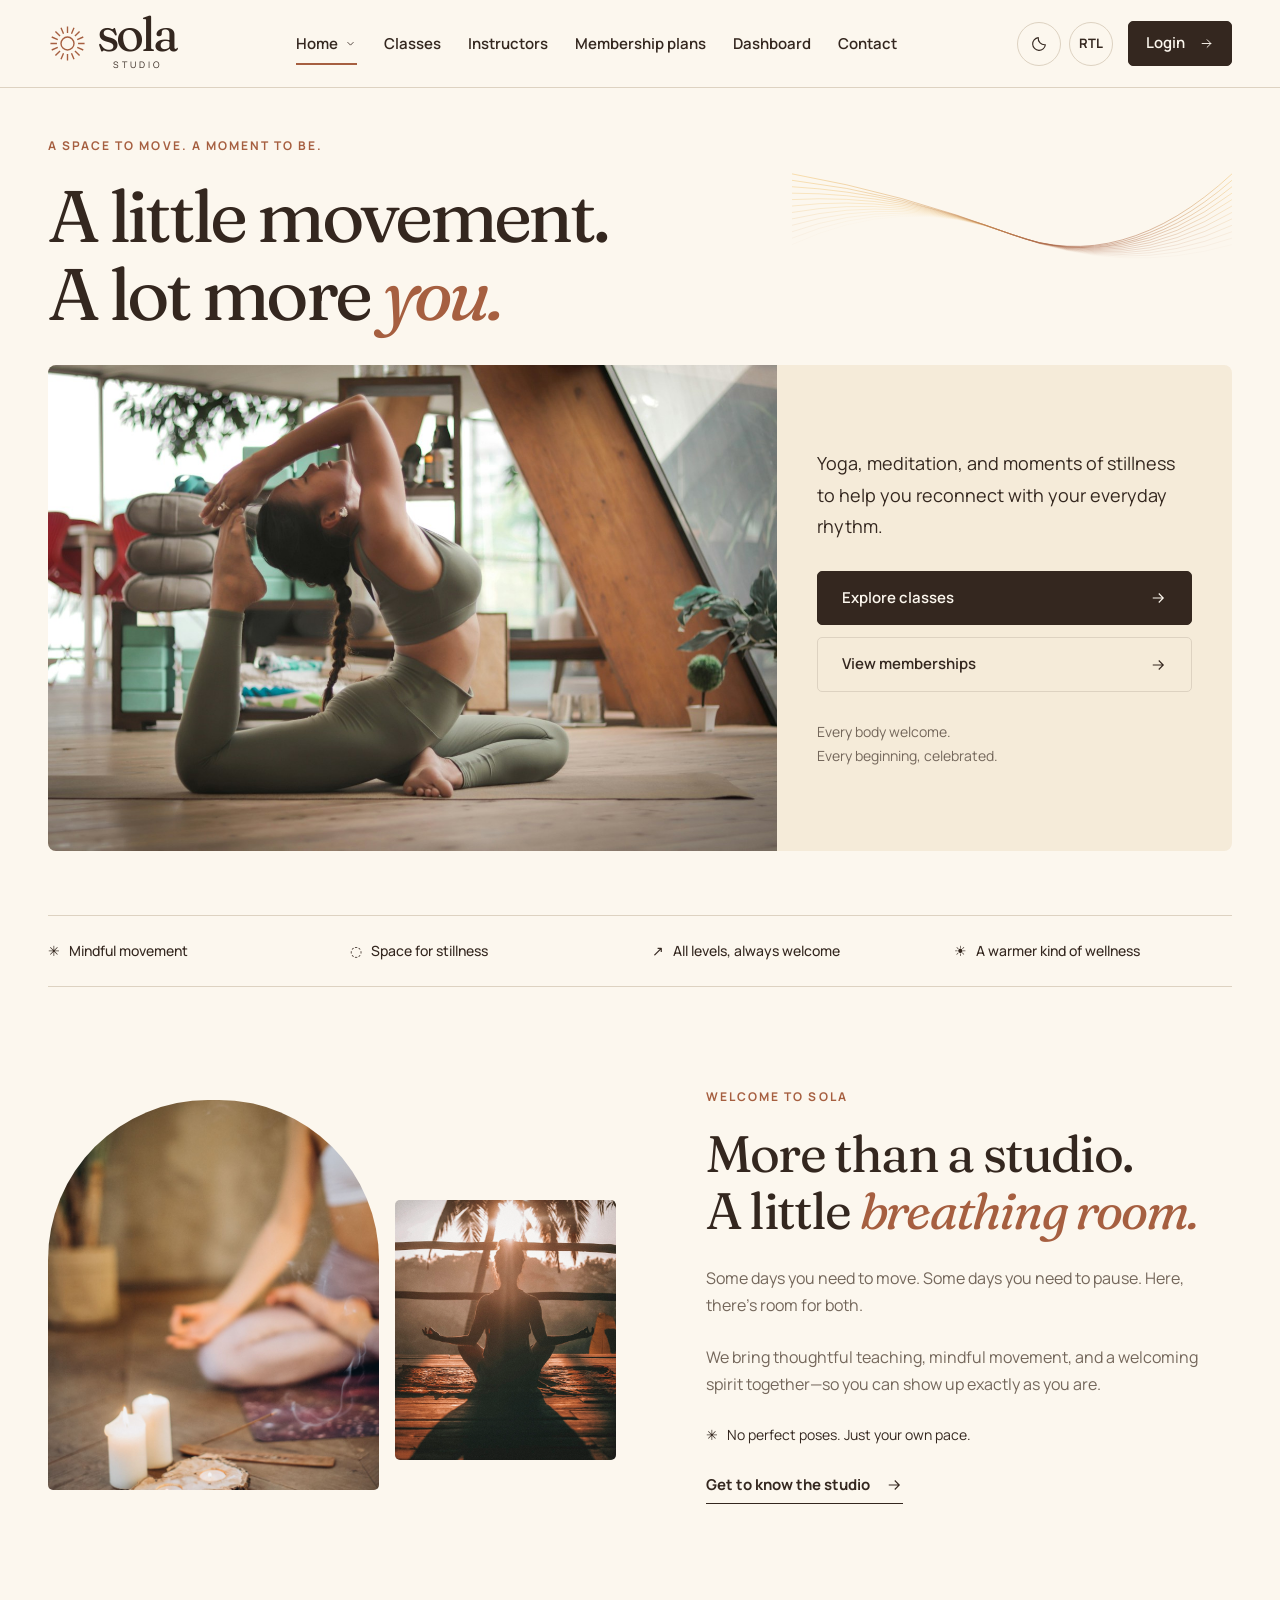
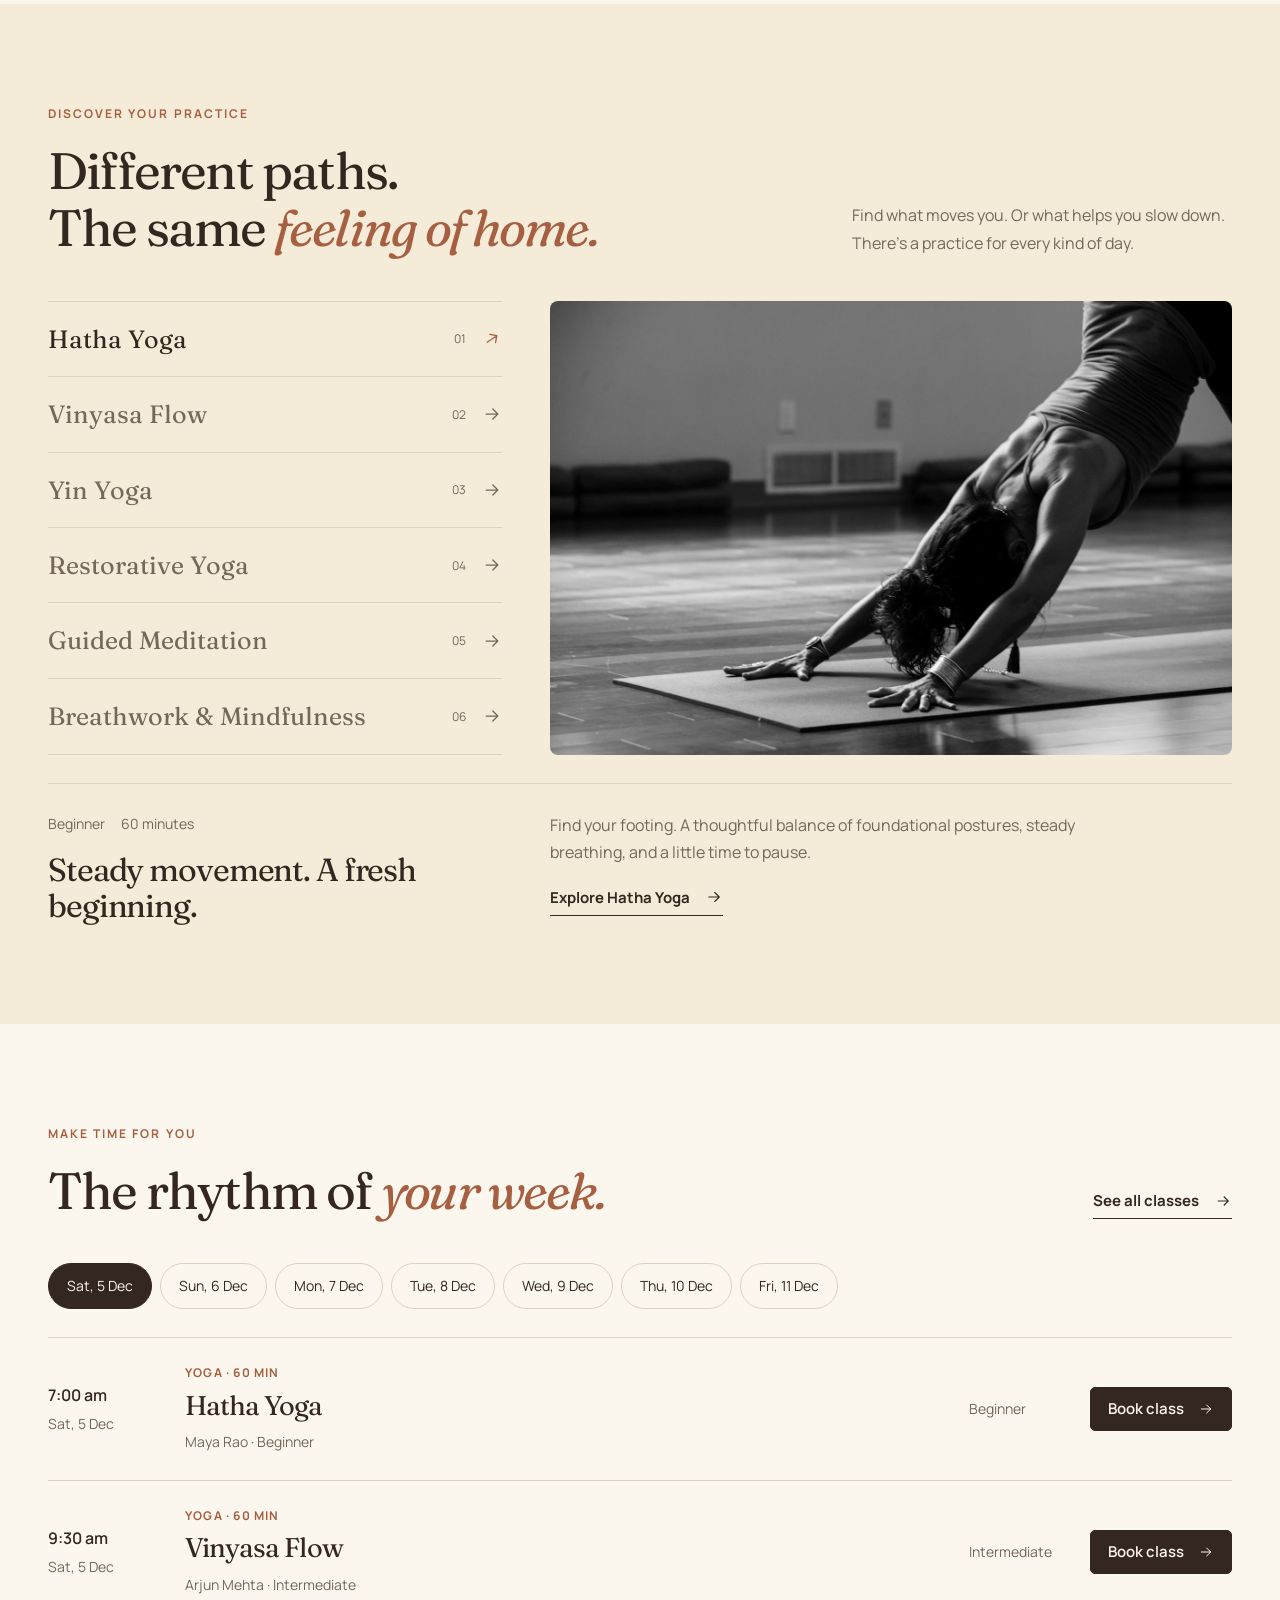
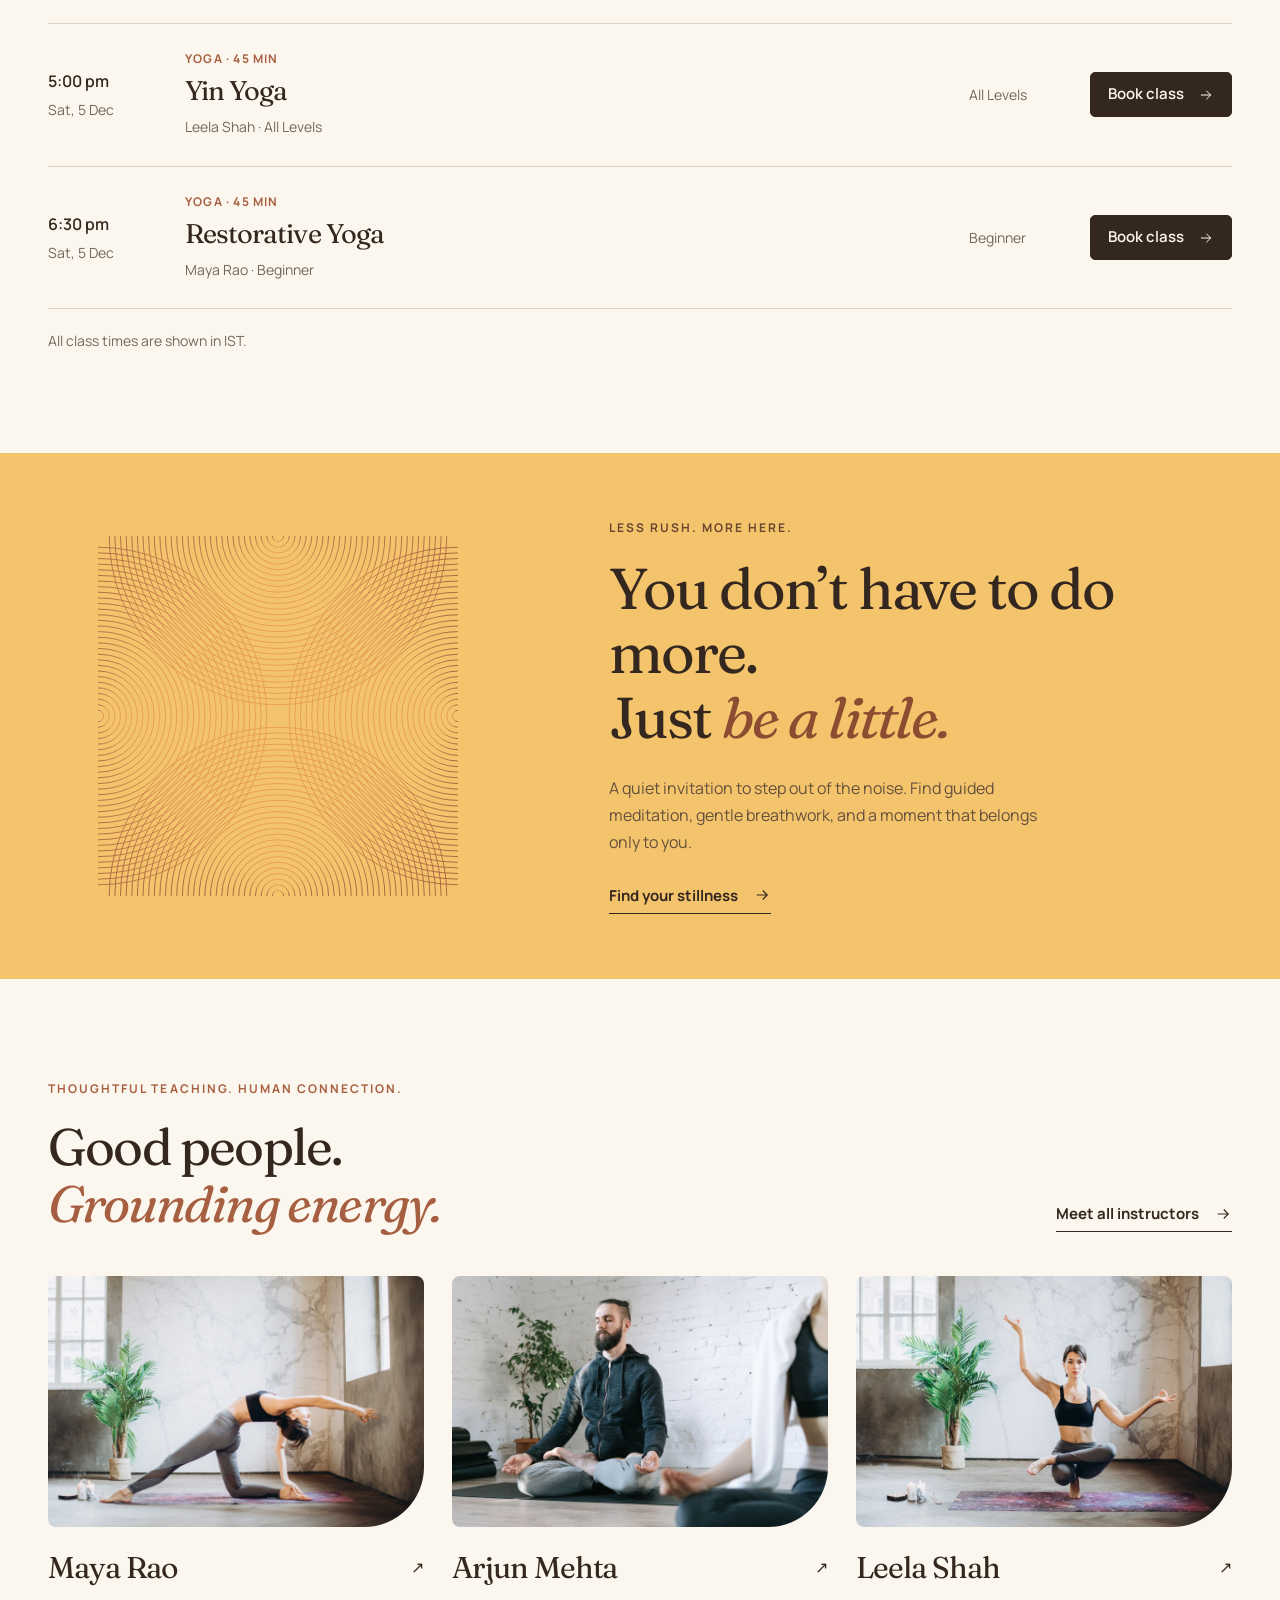
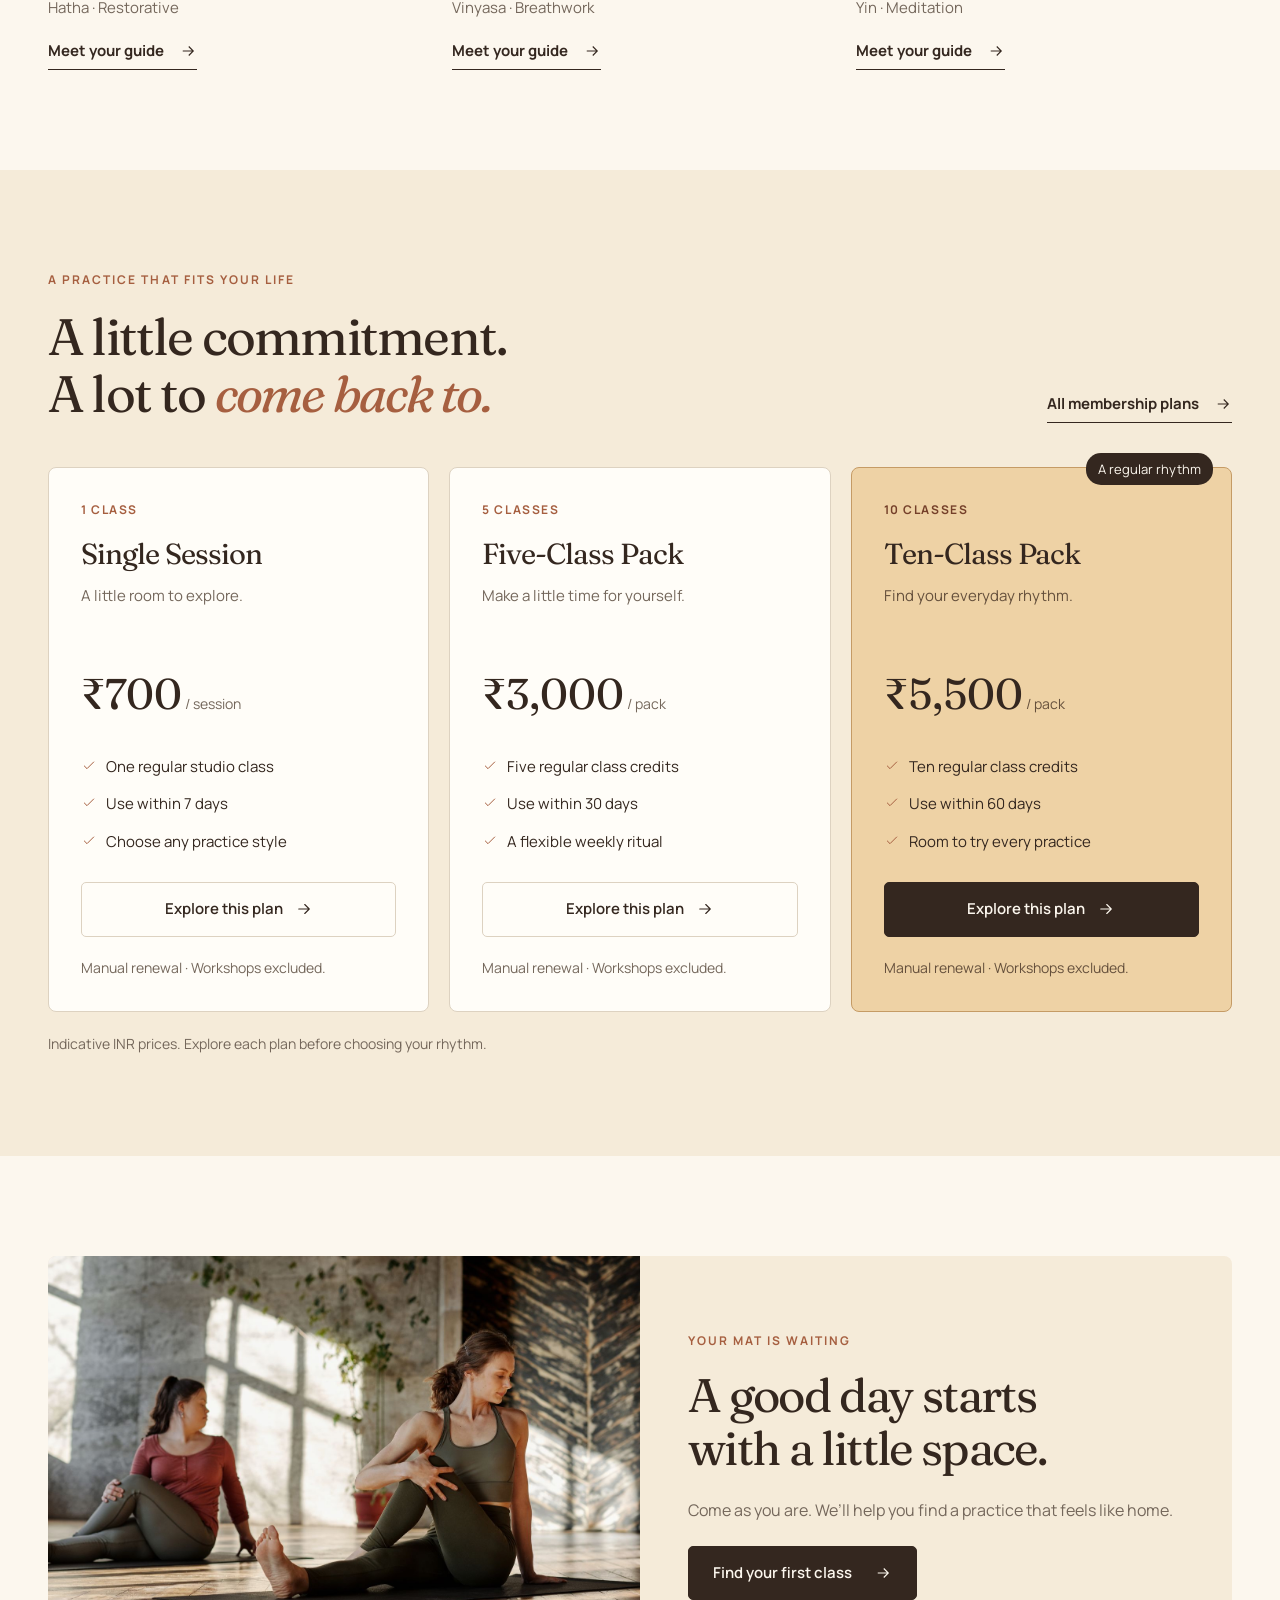
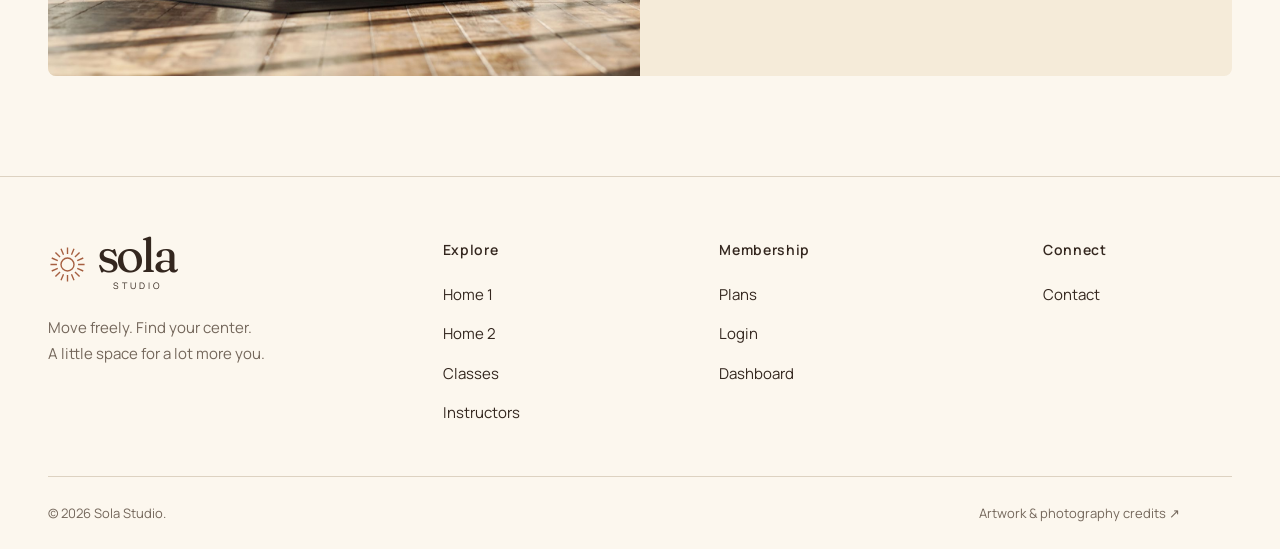
<file: index.html>
<!doctype html>
<html lang="en" dir="ltr">
  <head>
    <meta charset="utf-8" />
    <meta name="viewport" content="width=device-width,initial-scale=1" />
    <meta
      name="description"
      content="Move freely. Find your center. Explore yoga, meditation, and mindful movement at Sola Studio."
    />
    <meta name="theme-color" content="#FCF7EE" />
    <title>A little movement. A lot more you. · Sola Studio</title>
    <link rel="icon" type="image/svg+xml" href="./assets/graphics/logo.svg" />
    <link rel="stylesheet" href="./assets/css/fonts.css" />
    <link rel="stylesheet" href="./assets/css/style.css" />
    <link rel="stylesheet" href="./assets/css/dark-mode.css" />
    <link rel="stylesheet" href="./assets/css/rtl.css" />
    <script>
      try {
        document.documentElement.dataset.theme =
          JSON.parse(localStorage.getItem("sola-theme")) || "light";
        document.documentElement.dir =
          JSON.parse(localStorage.getItem("sola-direction")) || "ltr";
      } catch (e) {}
    </script>
    <script defer src="./assets/js/site-config.js"></script>
    <script defer src="./assets/js/class-data.js"></script>
    <script defer src="./assets/js/membership-data.js"></script>
    <script defer src="./assets/js/booking.js"></script>
    <script defer src="./assets/js/main.js"></script>
    <script defer src="./assets/js/public.js"></script>
  </head>
  <body data-page="home">
    <a class="skip" href="#main">Skip to content</a>
    <header class="site-header" id="site-header"></header>
    <main id="main">
      <section class="wrap home-hero" aria-labelledby="home-hero-title">
        <div class="hero-heading">
          <div>
            <span class="eyebrow">A space to move. A moment to be.</span>
            <h1 id="home-hero-title">
              A little movement.<br />A lot more <em>you.</em>
            </h1>
          </div>
          <img
            class="hero-waves"
            src="./assets/graphics/hero-waves.svg"
            alt=""
            aria-hidden="true"
            width="2400"
            height="800"
          />
        </div>
        <div class="hero-stage">
          <img
            class="home-hero-photo"
            src="./assets/images/flow.jpg"
            alt="Yoga practitioner stretching in a naturally lit studio"
            width="1400"
            height="933"
            loading="eager"
            decoding="async"
            fetchpriority="high"
          />
          <div class="hero-story">
            <p>
              Yoga, meditation, and moments of stillness to help you reconnect
              with your everyday rhythm.
            </p>
            <div class="actions">
              <a class="btn" href="./pages/classes.html"
                >Explore classes
                <svg
                  width="18"
                  height="18"
                  viewBox="0 0 24 24"
                  fill="none"
                  stroke="currentColor"
                  stroke-width="1.5"
                  aria-hidden="true"
                >
                  <path d="M5 12h14m-6-6 6 6-6 6" /></svg></a
              ><a class="btn outline" href="./pages/memberships.html"
                >View memberships
                <svg
                  width="18"
                  height="18"
                  viewBox="0 0 24 24"
                  fill="none"
                  stroke="currentColor"
                  stroke-width="1.5"
                  aria-hidden="true"
                >
                  <path d="M5 12h14m-6-6 6 6-6 6" /></svg
              ></a>
            </div>
            <p class="hero-welcome">
              Every body welcome.<br />Every beginning, celebrated.
            </p>
          </div>
        </div>
      </section>
      <div class="wrap">
        <div class="values-strip">
          <span>✳ &nbsp; Mindful movement</span
          ><span>◌ &nbsp; Space for stillness</span
          ><span>↗ &nbsp; All levels, always welcome</span
          ><span>☀ &nbsp; A warmer kind of wellness</span>
        </div>
      </div>
      <section class="wrap section">
        <div class="about-grid">
          <div class="about-photos">
            <img
              class=""
              src="./assets/images/studio-light.jpg"
              alt="Yoga practice in a bright, welcoming studio"
              loading="lazy"
              decoding="async"
            /><img
              class=""
              src="./assets/images/meditation.jpg"
              alt="A quiet moment of seated meditation"
              loading="lazy"
              decoding="async"
            />
          </div>
          <div class="about-copy">
            <span class="eyebrow">Welcome to Sola</span>
            <h2>More than a studio.<br />A little <em>breathing room.</em></h2>
            <p>
              Some days you need to move. Some days you need to pause. Here,
              there’s room for both.
            </p>
            <p>
              We bring thoughtful teaching, mindful movement, and a welcoming
              spirit together—so you can show up exactly as you are.
            </p>
            <div class="mini-note">
              ✳ &nbsp; No perfect poses. Just your own pace.
            </div>
            <a class="text-link" href="./pages/contact.html"
              >Get to know the studio
              <svg
                width="18"
                height="18"
                viewBox="0 0 24 24"
                fill="none"
                stroke="currentColor"
                stroke-width="1.5"
                aria-hidden="true"
              >
                <path d="M5 12h14m-6-6 6 6-6 6" /></svg
            ></a>
          </div>
        </div>
      </section>
      <section class="practice-section section">
        <div class="wrap">
          <div class="section-heading">
            <div>
              <span class="eyebrow">Discover your practice</span>
              <h2>Different paths.<br />The same <em>feeling of home.</em></h2>
            </div>
            <p>
              Find what moves you. Or what helps you slow down. There’s a
              practice for every kind of day.
            </p>
          </div>
          <div class="practice-layout">
            <div
              class="practice-tabs"
              role="tablist"
              aria-label="Practice styles"
              id="practice-tabs"
            ></div>
            <div
              class="practice-panel"
              id="practice-panel"
              role="tabpanel"
              aria-live="polite"
            ></div>
          </div>
        </div>
      </section>
      <section class="wrap section">
        <div class="section-heading">
          <div>
            <span class="eyebrow">Make time for you</span>
            <h2>The rhythm of <em>your week.</em></h2>
          </div>
          <a class="text-link" href="./pages/classes.html"
            >See all classes
            <svg
              width="18"
              height="18"
              viewBox="0 0 24 24"
              fill="none"
              stroke="currentColor"
              stroke-width="1.5"
              aria-hidden="true"
            >
              <path d="M5 12h14m-6-6 6 6-6 6" /></svg
          ></a>
        </div>
        <div
          class="days"
          id="schedule-days"
          aria-label="Choose schedule day"
        ></div>
        <div id="schedule-preview" aria-live="polite"></div>
        <p class="schedule-note">All class times are shown in IST.</p>
      </section>
      <section class="slow-panel">
        <div class="wrap slow-grid">
          <img
            class="slow-art"
            src="./assets/graphics/meditative-rings.svg"
            alt=""
            aria-hidden="true"
          />
          <div>
            <span class="eyebrow">Less rush. More here.</span>
            <h2>You don’t have to do more.<br />Just <em>be a little.</em></h2>
            <p>
              A quiet invitation to step out of the noise. Find guided
              meditation, gentle breathwork, and a moment that belongs only to
              you.
            </p>
            <a class="text-link" href="./pages/classes.html?style=Meditation"
              >Find your stillness
              <svg
                width="18"
                height="18"
                viewBox="0 0 24 24"
                fill="none"
                stroke="currentColor"
                stroke-width="1.5"
                aria-hidden="true"
              >
                <path d="M5 12h14m-6-6 6 6-6 6" /></svg
            ></a>
          </div>
        </div>
      </section>
      <section class="wrap section">
        <div class="section-heading">
          <div>
            <span class="eyebrow">Thoughtful teaching. Human connection.</span>
            <h2>Good people.<br /><em>Grounding energy.</em></h2>
          </div>
          <a class="text-link" href="./pages/instructors.html"
            >Meet all instructors
            <svg
              width="18"
              height="18"
              viewBox="0 0 24 24"
              fill="none"
              stroke="currentColor"
              stroke-width="1.5"
              aria-hidden="true"
            >
              <path d="M5 12h14m-6-6 6 6-6 6" /></svg
          ></a>
        </div>
        <div class="guides-grid">
          <article class="guide-card">
            <a href="./pages/instructors.html#maya"
              ><img
                class="guide-portrait"
                src="./assets/images/guide-maya.jpg"
                alt="A yoga practitioner extending through a side stretch in a naturally lit studio"
                loading="lazy"
                decoding="async" /></a
            ><a class="guide-name" href="./pages/instructors.html#maya"
              ><h3>Maya Rao</h3>
              <span aria-hidden="true">↗</span></a
            >
            <p>Hatha · Restorative</p>
            <a class="text-link" href="./pages/instructors.html#maya"
              >Meet your guide
              <svg
                width="18"
                height="18"
                viewBox="0 0 24 24"
                fill="none"
                stroke="currentColor"
                stroke-width="1.5"
                aria-hidden="true"
              >
                <path d="M5 12h14m-6-6 6 6-6 6" /></svg
            ></a>
          </article>
          <article class="guide-card">
            <a href="./pages/instructors.html#arjun"
              ><img
                class="guide-portrait"
                src="./assets/images/guide-arjun.jpg"
                alt="A seated yoga and breathing practice in a bright studio"
                loading="lazy"
                decoding="async" /></a
            ><a class="guide-name" href="./pages/instructors.html#arjun"
              ><h3>Arjun Mehta</h3>
              <span aria-hidden="true">↗</span></a
            >
            <p>Vinyasa · Breathwork</p>
            <a class="text-link" href="./pages/instructors.html#arjun"
              >Meet your guide
              <svg
                width="18"
                height="18"
                viewBox="0 0 24 24"
                fill="none"
                stroke="currentColor"
                stroke-width="1.5"
                aria-hidden="true"
              >
                <path d="M5 12h14m-6-6 6 6-6 6" /></svg
            ></a>
          </article>
          <article class="guide-card">
            <a href="./pages/instructors.html#leela"
              ><img
                class="guide-portrait"
                src="./assets/images/guide-leela.jpg"
                alt="A yoga practitioner balancing with open arms in a sunlit studio"
                loading="lazy"
                decoding="async" /></a
            ><a class="guide-name" href="./pages/instructors.html#leela"
              ><h3>Leela Shah</h3>
              <span aria-hidden="true">↗</span></a
            >
            <p>Yin · Meditation</p>
            <a class="text-link" href="./pages/instructors.html#leela"
              >Meet your guide
              <svg
                width="18"
                height="18"
                viewBox="0 0 24 24"
                fill="none"
                stroke="currentColor"
                stroke-width="1.5"
                aria-hidden="true"
              >
                <path d="M5 12h14m-6-6 6 6-6 6" /></svg
            ></a>
          </article>
        </div>
      </section>
      <section class="plans-section section">
        <div class="wrap">
          <div class="section-heading">
            <div>
              <span class="eyebrow">A practice that fits your life</span>
              <h2>A little commitment.<br />A lot to <em>come back to.</em></h2>
            </div>
            <a class="text-link" href="./pages/memberships.html"
              >All membership plans
              <svg
                width="18"
                height="18"
                viewBox="0 0 24 24"
                fill="none"
                stroke="currentColor"
                stroke-width="1.5"
                aria-hidden="true"
              >
                <path d="M5 12h14m-6-6 6 6-6 6" /></svg
            ></a>
          </div>
          <div data-plans="single,five,ten"></div>
          <p class="schedule-note">
            Indicative INR prices. Explore each plan before choosing your
            rhythm.
          </p>
        </div>
      </section>
      <section class="wrap section">
        <div class="closing">
          <div class="closing-visual">
            <img
              class=""
              src="./assets/images/studio-class.jpg"
              alt="A seated twist in a sunlit yoga studio"
              loading="lazy"
              decoding="async"
            />
          </div>
          <div class="closing-copy">
            <span class="eyebrow">Your mat is waiting</span>
            <h2>A good day starts<br />with a little space.</h2>
            <p>
              Come as you are. We’ll help you find a practice that feels like
              home.
            </p>
            <a class="btn" href="./pages/classes.html"
              >Find your first class
              <svg
                width="18"
                height="18"
                viewBox="0 0 24 24"
                fill="none"
                stroke="currentColor"
                stroke-width="1.5"
                aria-hidden="true"
              >
                <path d="M5 12h14m-6-6 6 6-6 6" /></svg
            ></a>
          </div>
        </div>
      </section>
    </main>
    <footer class="site-footer" id="site-footer"></footer>
    <button class="back-top" aria-label="Back to top" id="back-top">
      <svg
        width="20"
        height="20"
        viewBox="0 0 24 24"
        fill="none"
        stroke="currentColor"
        stroke-width="1.5"
        aria-hidden="true"
      >
        <path d="m6 13 6-6 6 6m-6-6v14" />
      </svg>
    </button>
    <div id="toast" role="status" aria-live="polite"></div>
    <dialog id="modal" aria-label="Details">
      <button class="icon-btn modal-close" aria-label="Close dialog">×</button>
      <div id="modal-body"></div>
    </dialog>
    <noscript
      ><p class="notice">
        Enable JavaScript to explore class schedules and the member workspace.
      </p></noscript
    >
  </body>
</html>
</file>
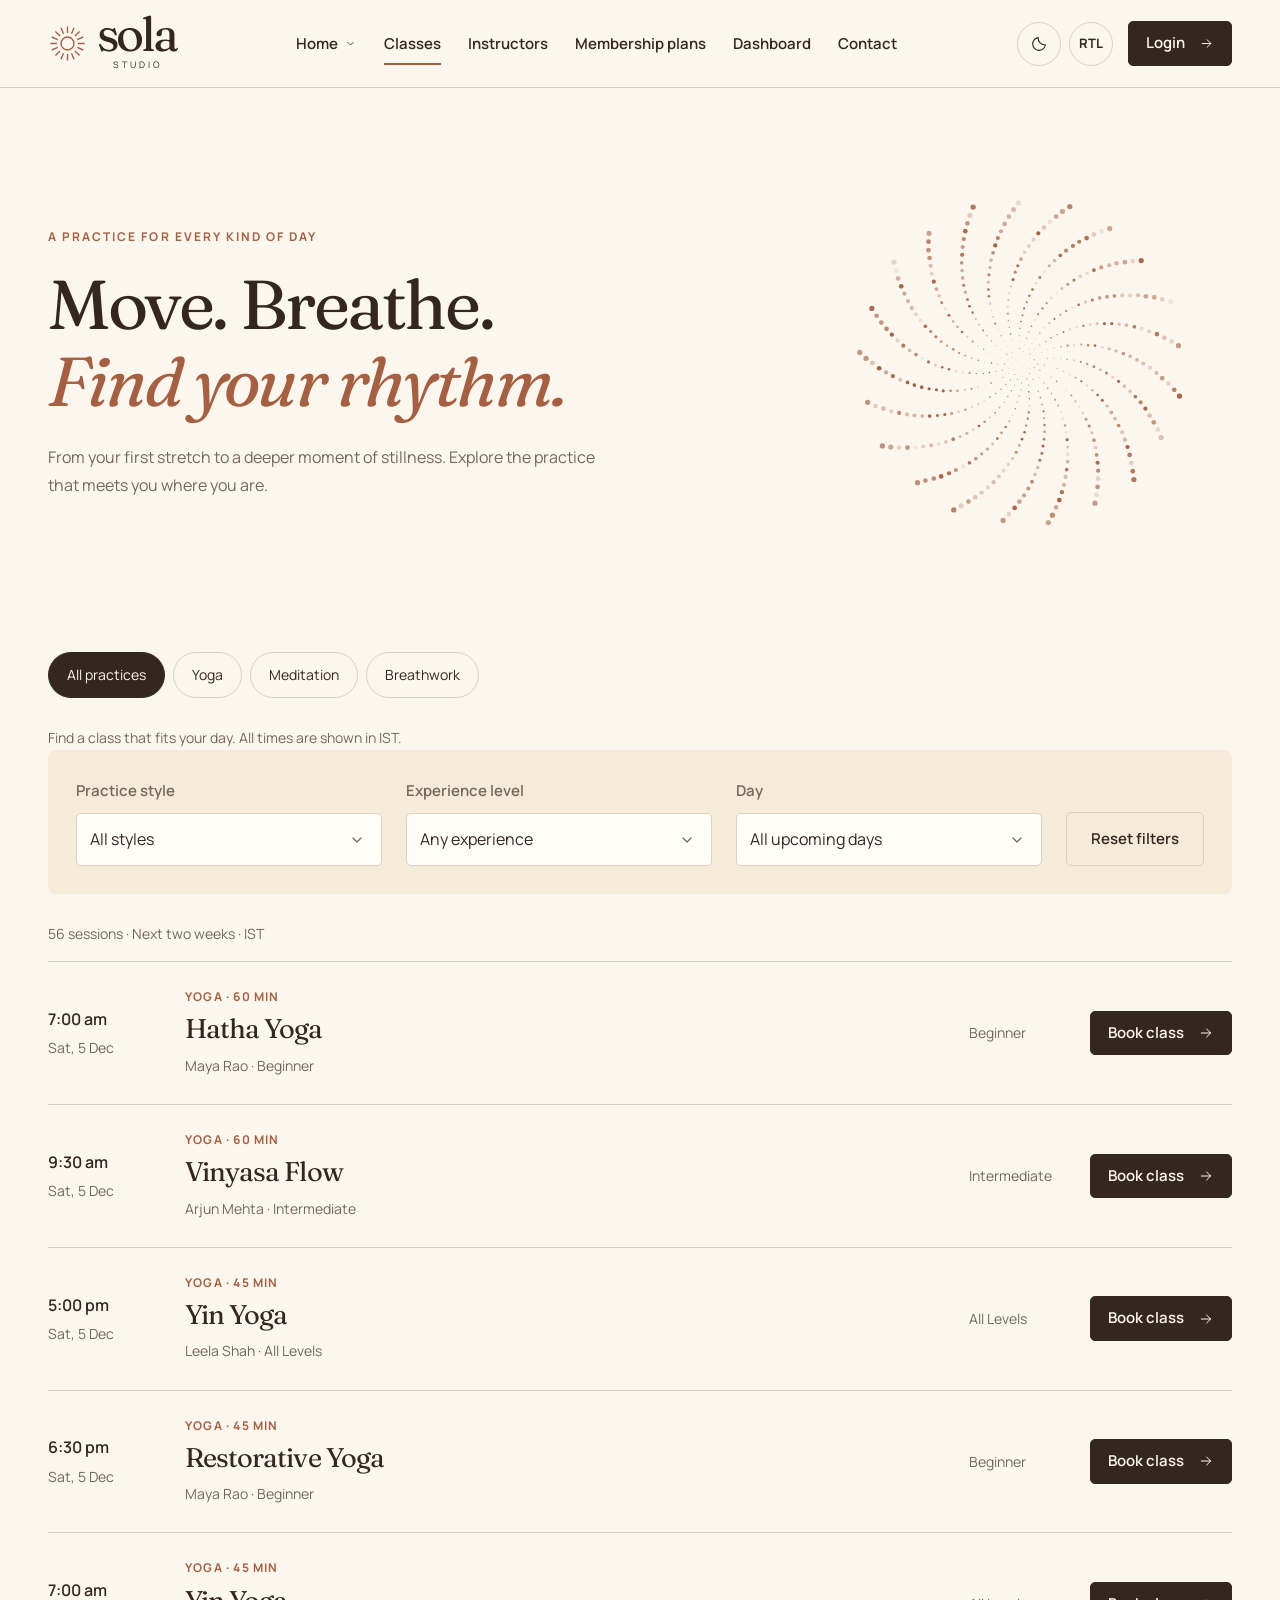
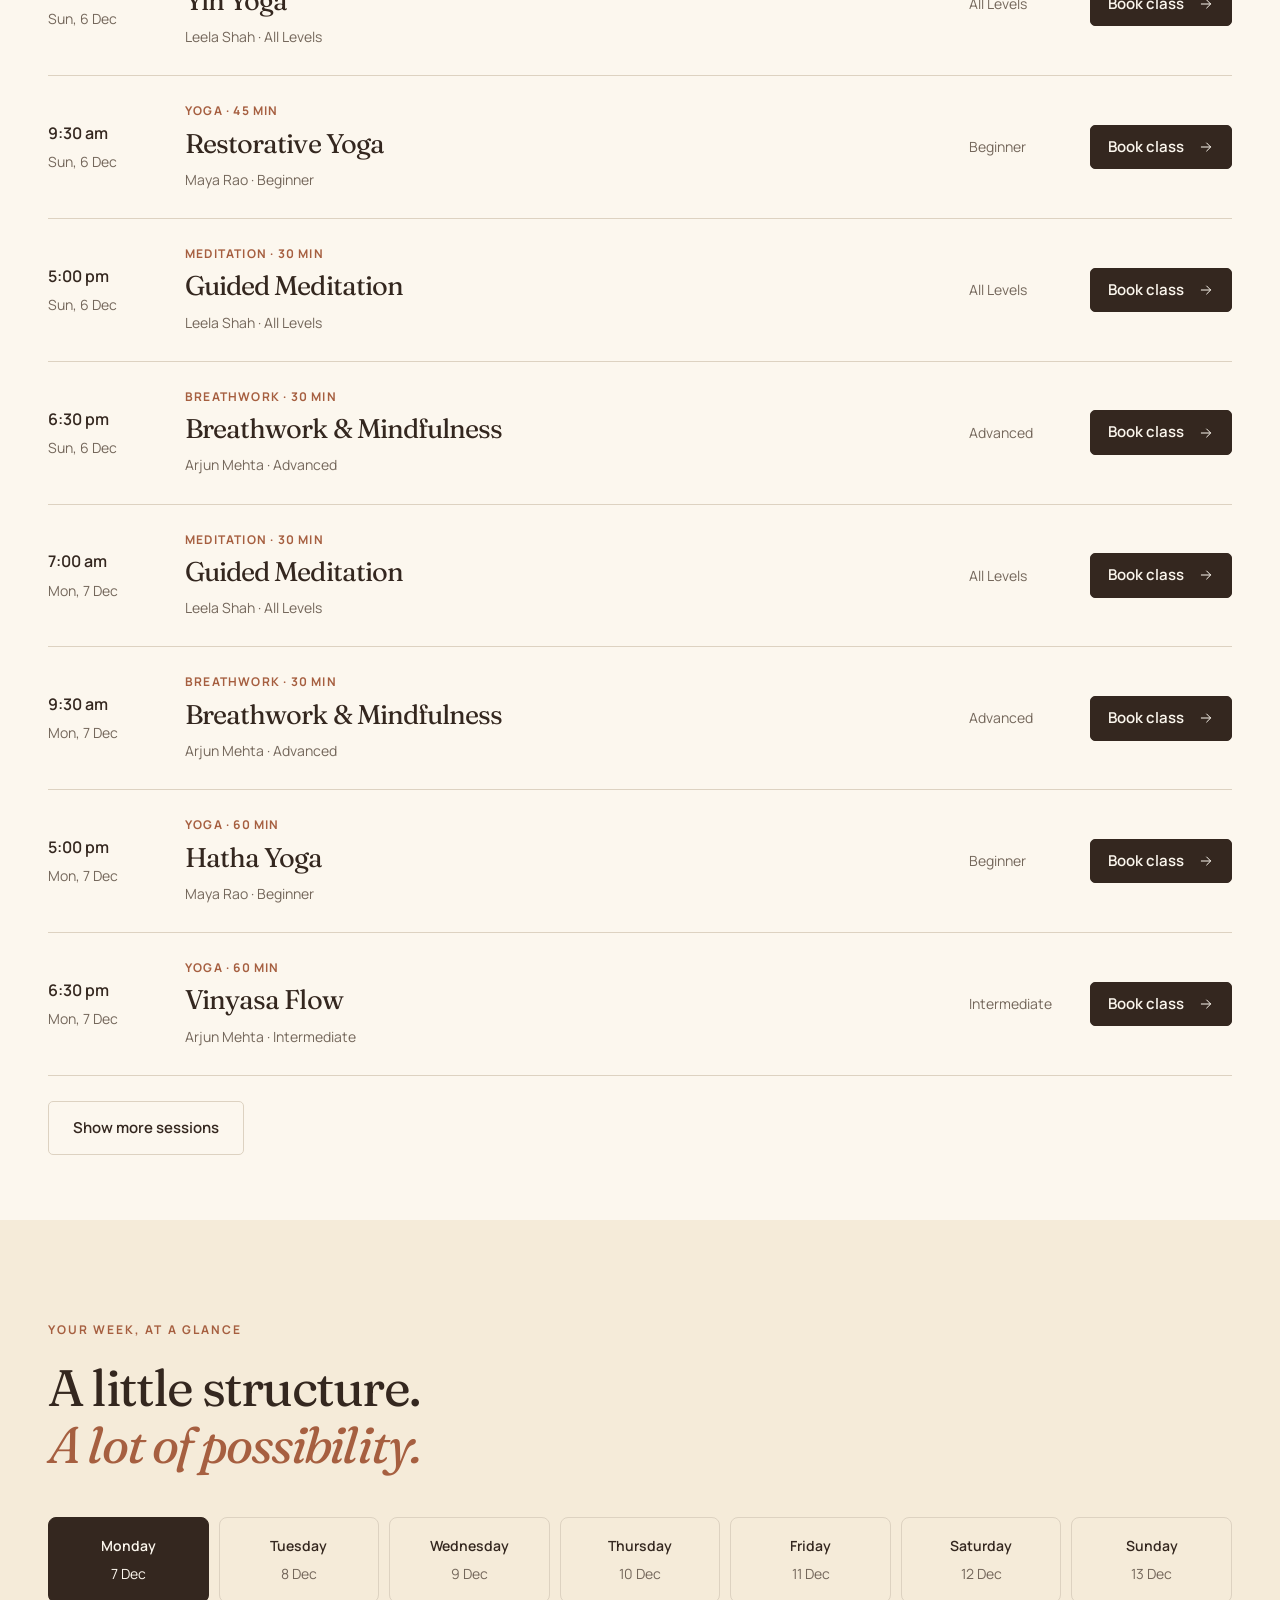
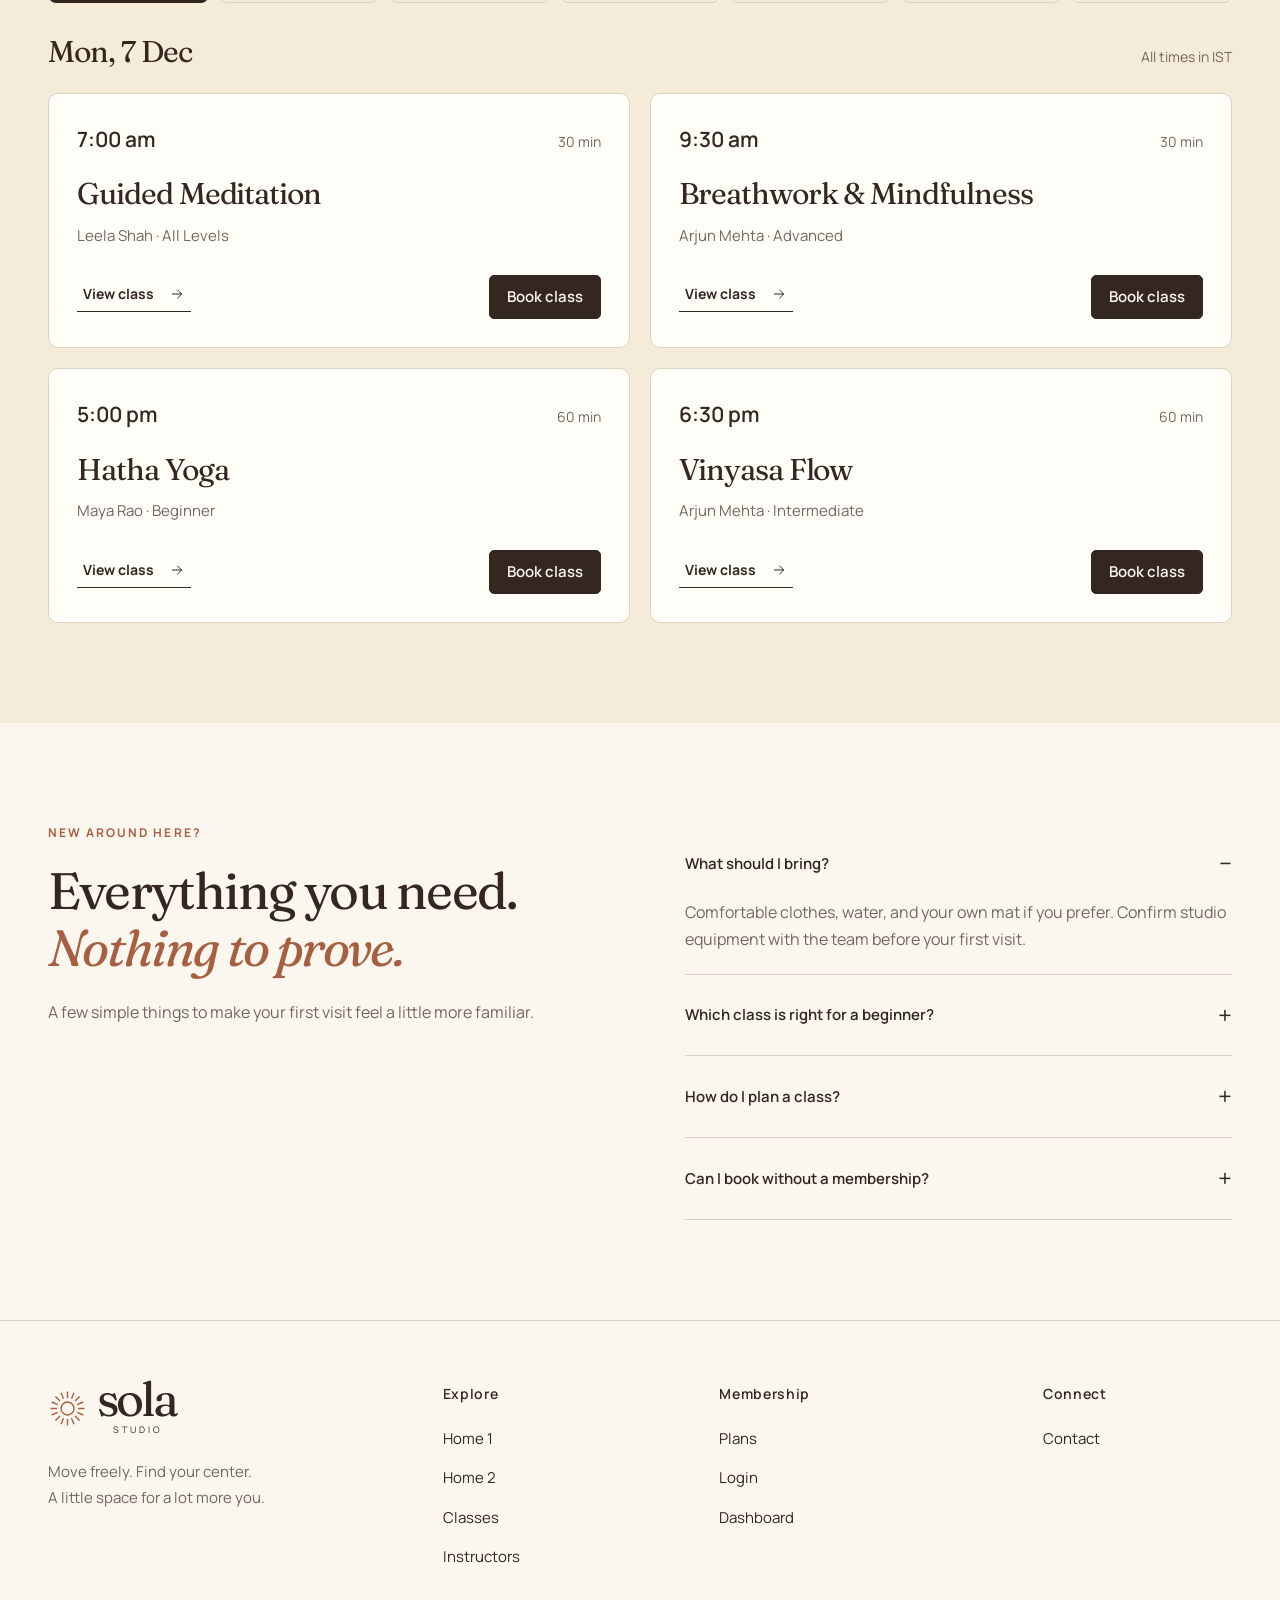
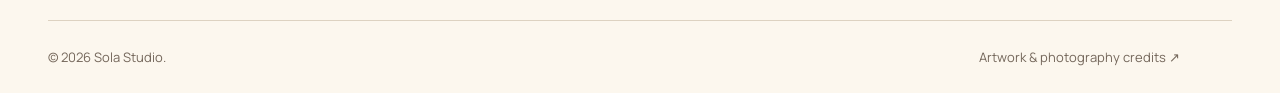
<file: pages/classes.html>
<!doctype html>
<html lang="en" dir="ltr">
  <head>
    <meta charset="utf-8" />
    <meta name="viewport" content="width=device-width,initial-scale=1" />
    <meta
      name="description"
      content="Explore yoga, meditation, and breathwork by style, level, and time. Browse Sola’s weekly timetable."
    />
    <meta name="theme-color" content="#FCF7EE" />
    <title>Find your next class · Sola Studio</title>
    <link rel="icon" type="image/svg+xml" href="../assets/graphics/logo.svg" />
    <link rel="stylesheet" href="../assets/css/fonts.css" />
    <link rel="stylesheet" href="../assets/css/style.css" />
    <link rel="stylesheet" href="../assets/css/dark-mode.css" />
    <link rel="stylesheet" href="../assets/css/rtl.css" />
    <script>
      try {
        document.documentElement.dataset.theme =
          JSON.parse(localStorage.getItem("sola-theme")) || "light";
        document.documentElement.dir =
          JSON.parse(localStorage.getItem("sola-direction")) || "ltr";
      } catch (e) {}
    </script>
    <script defer src="../assets/js/site-config.js"></script>
    <script defer src="../assets/js/class-data.js"></script>
    <script defer src="../assets/js/membership-data.js"></script>
    <script defer src="../assets/js/booking.js"></script>
    <script defer src="../assets/js/main.js"></script>
    <script defer src="../assets/js/schedule.js"></script>
    <script defer src="../assets/js/public.js"></script>
    <script defer src="../assets/js/compact-select.js"></script>
  </head>
  <body data-page="classes">
    <a class="skip" href="#main">Skip to content</a>
    <header class="site-header" id="site-header"></header>
    <main id="main">
      <section class="wrap page-intro class-intro">
        <div class="intro-row">
          <div>
            <span class="eyebrow">A practice for every kind of day</span>
            <h1>Move. Breathe.<br /><em>Find your rhythm.</em></h1>
            <p>
              From your first stretch to a deeper moment of stillness. Explore
              the practice that meets you where you are.
            </p>
          </div>
          <img
            class="class-banner-art"
            src="../assets/graphics/organic-spiral.svg"
            alt=""
            aria-hidden="true"
          />
        </div>
      </section>
      <section class="wrap section-sm">
        <div
          class="days"
          id="style-chips"
          aria-label="Filter by practice category"
        ></div>
        <p class="schedule-note">
          Find a class that fits your day. All times are shown in IST.
        </p>
        <form class="filters" id="class-filters">
          <div class="field">
            <label for="class-style">Practice style</label
            ><select id="class-style">
              <option value="all">All styles</option>
              <option>Yoga</option>
              <option>Meditation</option>
              <option>Breathwork</option>
            </select>
          </div>
          <div class="field">
            <label for="class-level">Experience level</label
            ><select id="class-level">
              <option value="all">Any experience</option>
              <option>Beginner</option>
              <option>Intermediate</option>
              <option>Advanced</option>
              <option>All Levels</option>
            </select>
          </div>
          <div class="field">
            <label for="class-date">Day</label
            ><select id="class-date">
              <option value="all">All upcoming days</option>
            </select>
          </div>
          <button class="btn outline" type="reset">Reset filters</button>
        </form>
        <p id="class-count" class="results-count" aria-live="polite"></p>
        <div id="class-list"></div>
        <button id="load-classes" class="btn outline" style="margin-top: 25px">
          Show more sessions
        </button>
      </section>
      <section class="practice-section section">
        <div class="wrap">
          <div class="section-heading">
            <div>
              <span class="eyebrow">Your week, at a glance</span>
              <h2>A little structure.<br /><em>A lot of possibility.</em></h2>
            </div>
          </div>

          <div class="weekly-explorer" id="weekly-timetable"></div>
        </div>
      </section>
      <section class="wrap section">
        <div class="first-visit">
          <div>
            <span class="eyebrow">New around here?</span>
            <h2>Everything you need.<br /><em>Nothing to prove.</em></h2>
            <p style="margin-top: 23px">
              A few simple things to make your first visit feel a little more
              familiar.
            </p>
          </div>
          <div class="faq-list">
            <details open>
              <summary>What should I bring?</summary>
              <p>
                Comfortable clothes, water, and your own mat if you prefer.
                Confirm studio equipment with the team before your first visit.
              </p>
            </details>
            <details>
              <summary>Which class is right for a beginner?</summary>
              <p>
                Start with our Beginner Hatha or Restorative sessions. All
                Levels classes also offer a welcoming place to begin.
              </p>
            </details>
            <details>
              <summary>How do I plan a class?</summary>
              <p>
                Choose a session to add it to your practice schedule. The
                current workspace saves plans on your device; confirm actual
                reservations and cancellation terms with the studio.
              </p>
            </details>
            <details>
              <summary>Can I book without a membership?</summary>
              <p>
                The Single Session option includes one class credit. See
                Memberships for plan details and indicative pricing.
              </p>
            </details>
          </div>
        </div>
      </section>
    </main>
    <footer class="site-footer" id="site-footer"></footer>
    <button class="back-top" aria-label="Back to top" id="back-top">
      <svg
        width="20"
        height="20"
        viewBox="0 0 24 24"
        fill="none"
        stroke="currentColor"
        stroke-width="1.5"
        aria-hidden="true"
      >
        <path d="m6 13 6-6 6 6m-6-6v14" />
      </svg>
    </button>
    <div id="toast" role="status" aria-live="polite"></div>
    <dialog id="modal" aria-label="Details">
      <button class="icon-btn modal-close" aria-label="Close dialog">×</button>
      <div id="modal-body"></div>
    </dialog>
    <noscript
      ><p class="notice">
        Enable JavaScript to explore class schedules and the member workspace.
      </p></noscript
    >
  </body>
</html>
</file>
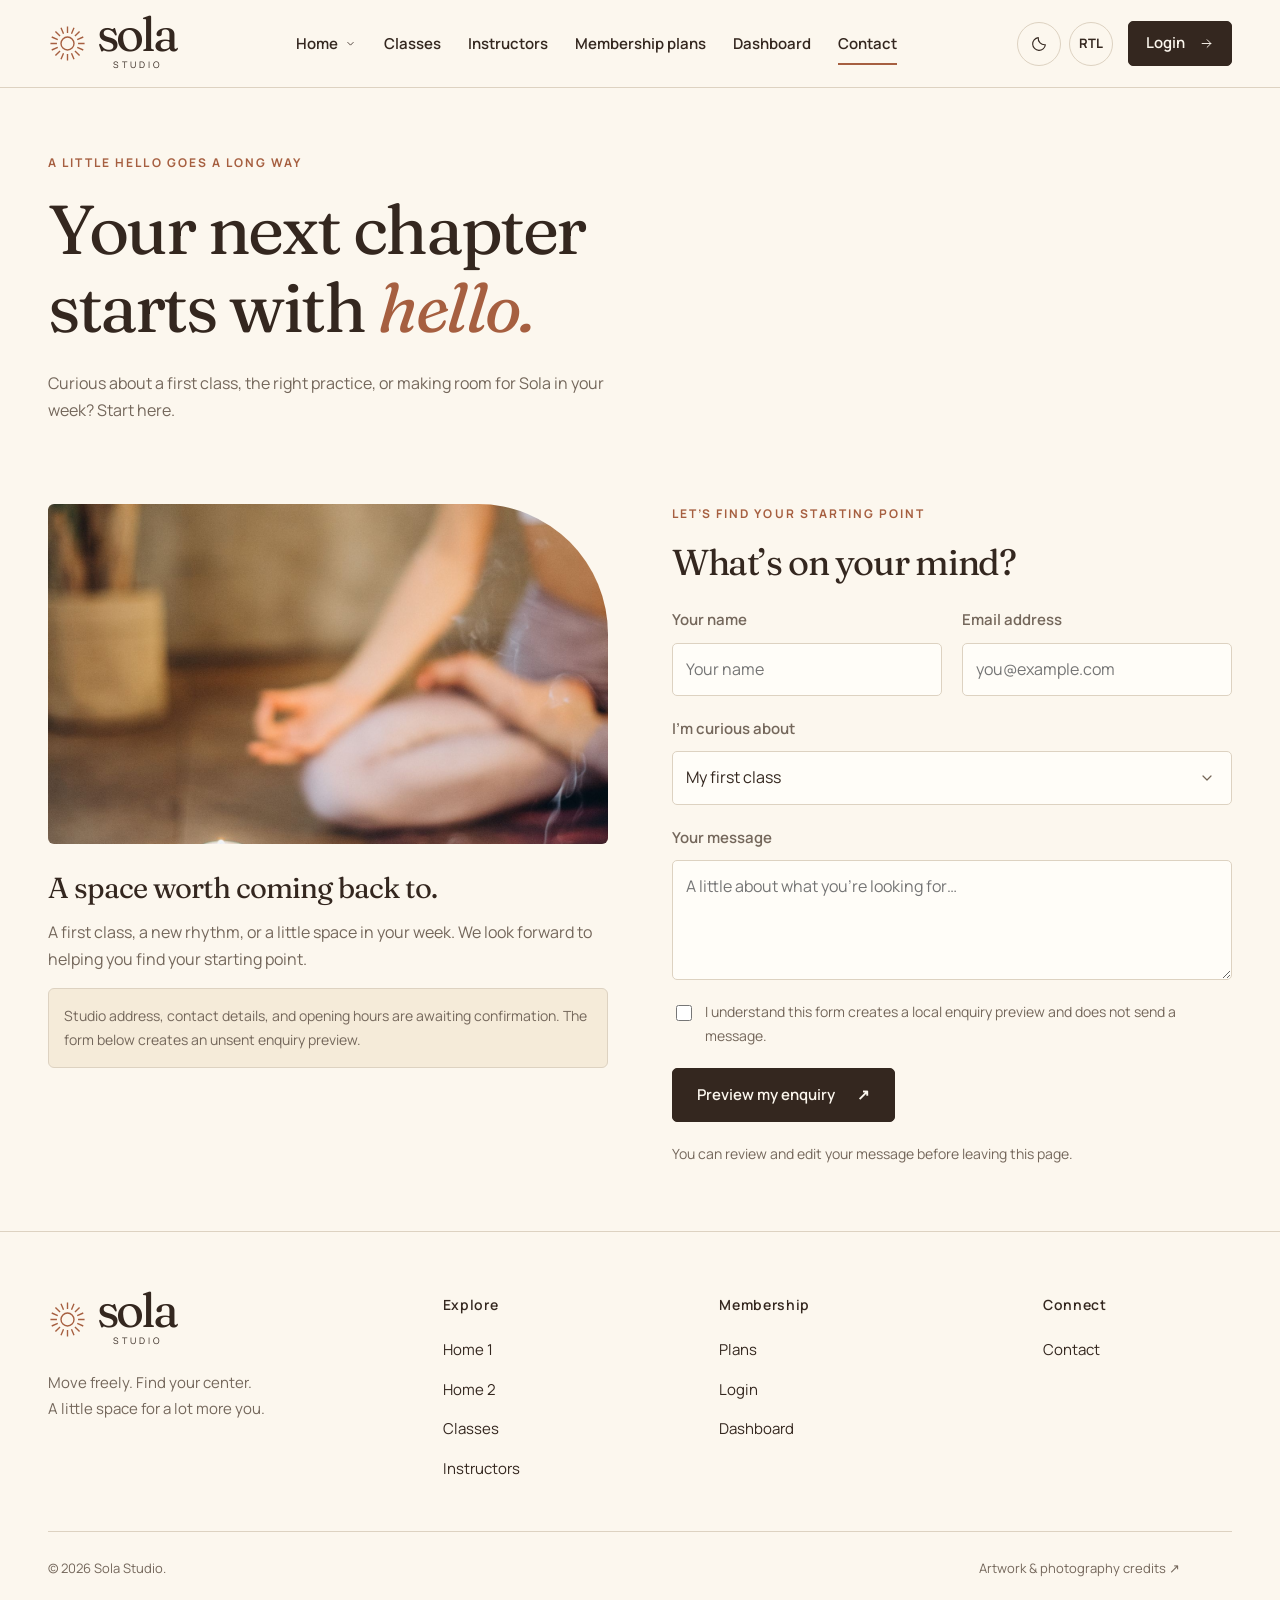
<file: pages/contact.html>
<!doctype html>
<html lang="en" dir="ltr">
  <head>
    <meta charset="utf-8" />
    <meta name="viewport" content="width=device-width,initial-scale=1" />
    <meta
      name="description"
      content="Plan your first visit to Sola Studio and preview a class or membership enquiry. Studio location and hours are awaiting confirmation."
    />
    <meta name="theme-color" content="#FCF7EE" />
    <title>Come say hello · Sola Studio</title>
    <link rel="icon" type="image/svg+xml" href="../assets/graphics/logo.svg" />
    <link rel="stylesheet" href="../assets/css/fonts.css" />
    <link rel="stylesheet" href="../assets/css/style.css" />
    <link rel="stylesheet" href="../assets/css/dark-mode.css" />
    <link rel="stylesheet" href="../assets/css/rtl.css" />
    <script>
      try {
        document.documentElement.dataset.theme =
          JSON.parse(localStorage.getItem("sola-theme")) || "light";
        document.documentElement.dir =
          JSON.parse(localStorage.getItem("sola-direction")) || "ltr";
      } catch (e) {}
    </script>
    <script defer src="../assets/js/site-config.js"></script>
    <script defer src="../assets/js/class-data.js"></script>
    <script defer src="../assets/js/membership-data.js"></script>
    <script defer src="../assets/js/booking.js"></script>
    <script defer src="../assets/js/main.js"></script>
    <script defer src="../assets/js/public.js"></script>
  </head>
  <body data-page="contact">
    <a class="skip" href="#main">Skip to content</a>
    <header class="site-header" id="site-header"></header>
    <main id="main">
      <section class="wrap page-intro">
        <span class="eyebrow">A little hello goes a long way</span>
        <h1>Your next chapter<br />starts with <em>hello.</em></h1>
        <p>
          Curious about a first class, the right practice, or making room for
          Sola in your week? Start here.
        </p>
      </section>
      <section class="wrap section-sm">
        <div class="contact-grid">
          <div class="contact-visual">
            <img
              class=""
              src="../assets/images/studio-light.jpg"
              alt="A bright yoga studio with space to practise"
              loading="eager"
              decoding="async"
            />
            <h3>A space worth coming back to.</h3>
            <p>
              A first class, a new rhythm, or a little space in your week. We
              look forward to helping you find your starting point.
            </p>
            <div class="notice">
              Studio address, contact details, and opening hours are awaiting
              confirmation. The form below creates an unsent enquiry preview.
            </div>
          </div>
          <div>
            <span class="eyebrow">Let’s find your starting point</span>
            <h2 style="font-size: 36px; margin-bottom: 25px">
              What’s on your mind?
            </h2>
            <form class="form-grid" id="contact-form">
              <div class="field">
                <label for="contact-name">Your name</label
                ><input
                  id="contact-name"
                  name="name"
                  required
                  maxlength="80"
                  autocomplete="name"
                  placeholder="Your name"
                />
              </div>
              <div class="field">
                <label for="contact-email">Email address</label
                ><input
                  id="contact-email"
                  name="email"
                  type="email"
                  required
                  autocomplete="email"
                  placeholder="you@example.com"
                />
              </div>
              <div class="field wide">
                <label for="contact-topic">I’m curious about</label
                ><select id="contact-topic" name="topic">
                  <option>My first class</option>
                  <option>Memberships</option>
                  <option>Class enquiry</option>
                  <option>Workshop</option>
                  <option>Something else</option>
                </select>
              </div>
              <div class="field wide">
                <label for="contact-message">Your message</label
                ><textarea
                  id="contact-message"
                  name="message"
                  required
                  minlength="10"
                  maxlength="2000"
                  placeholder="A little about what you’re looking for…"
                ></textarea>
              </div>
              <label class="checkbox-field wide"
                ><input type="checkbox" required /> I understand this form
                creates a local enquiry preview and does not send a
                message.</label
              >
              <div class="wide">
                <button class="btn" type="submit">
                  Preview my enquiry <span aria-hidden="true">↗</span>
                </button>
              </div>
            </form>
            <p class="schedule-note">
              You can review and edit your message before leaving this page.
            </p>
          </div>
        </div>
      </section>
    </main>
    <footer class="site-footer" id="site-footer"></footer>
    <button class="back-top" aria-label="Back to top" id="back-top">
      <svg
        width="20"
        height="20"
        viewBox="0 0 24 24"
        fill="none"
        stroke="currentColor"
        stroke-width="1.5"
        aria-hidden="true"
      >
        <path d="m6 13 6-6 6 6m-6-6v14" />
      </svg>
    </button>
    <div id="toast" role="status" aria-live="polite"></div>
    <dialog id="modal" aria-label="Details">
      <button class="icon-btn modal-close" aria-label="Close dialog">×</button>
      <div id="modal-body"></div>
    </dialog>
    <noscript
      ><p class="notice">
        Enable JavaScript to explore class schedules and the member workspace.
      </p></noscript
    >
  </body>
</html>
</file>
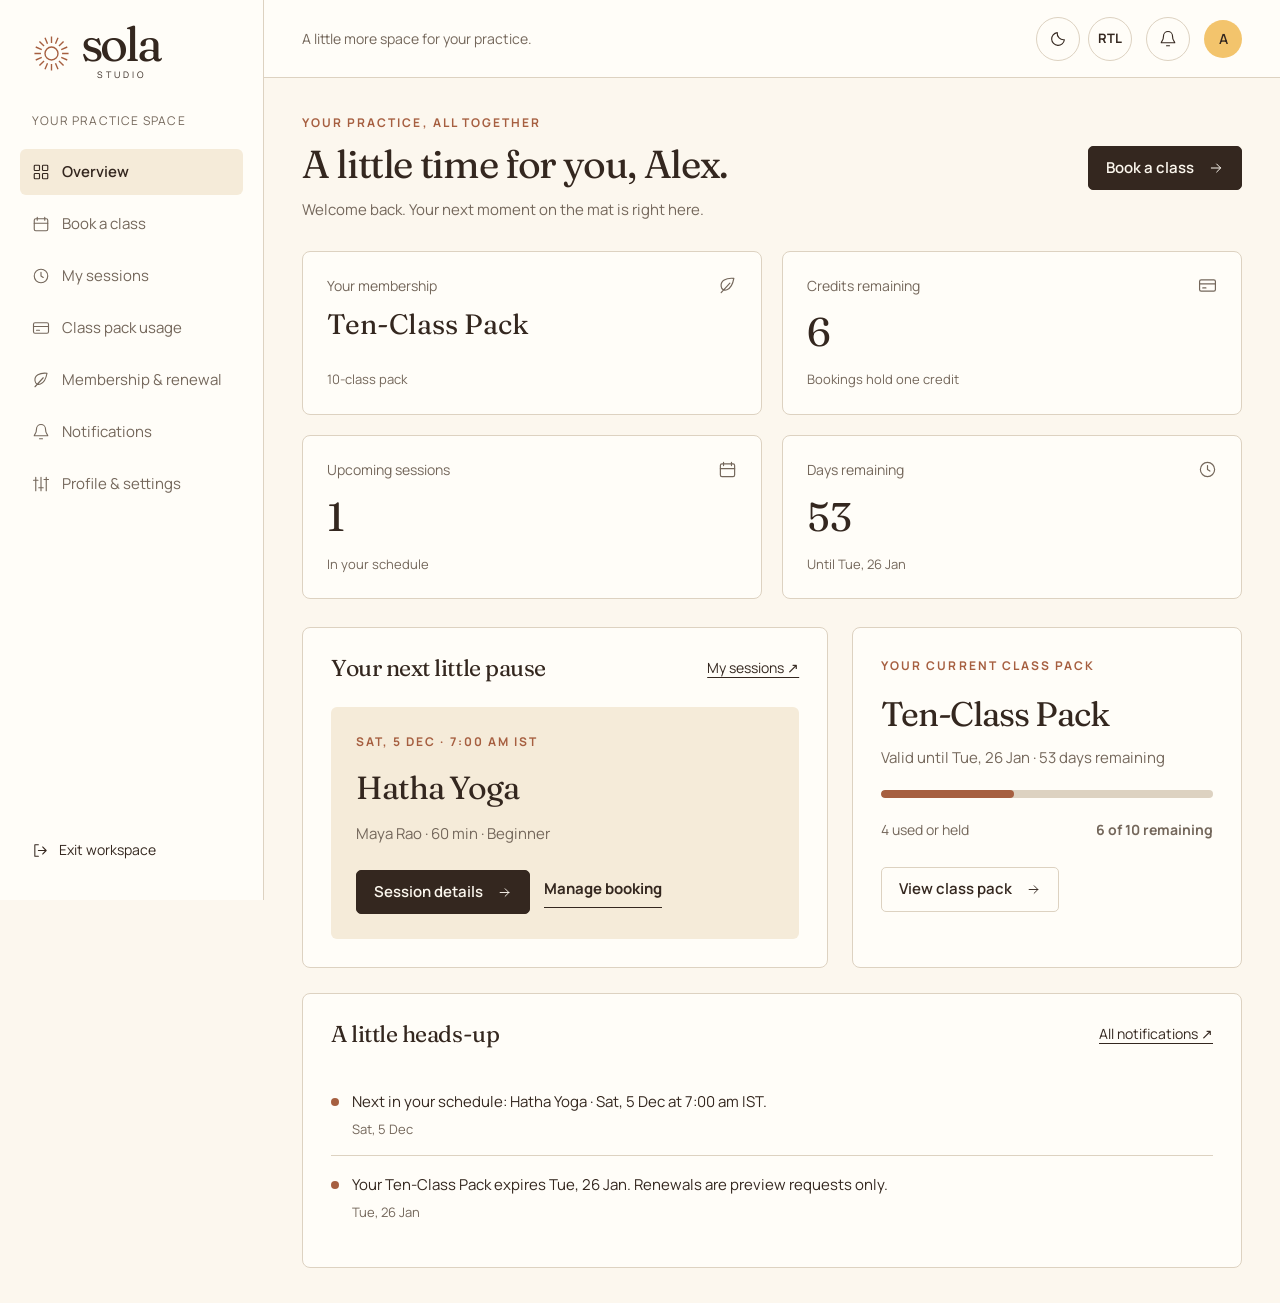
<file: pages/dashboard.html>
<!doctype html>
<html lang="en" dir="ltr">
  <head>
    <meta charset="utf-8" />
    <meta name="viewport" content="width=device-width,initial-scale=1" />
    <meta
      name="description"
      content="Your Sola member workspace: organise classes, follow your credit usage, manage sessions, and explore membership renewals."
    />
    <meta name="theme-color" content="#FCF7EE" />
    <title>Your practice, all together · Sola Studio</title>
    <link rel="icon" type="image/svg+xml" href="../assets/graphics/logo.svg" />
    <link rel="stylesheet" href="../assets/css/fonts.css" />
    <link rel="stylesheet" href="../assets/css/style.css" />
    <link rel="stylesheet" href="../assets/css/dark-mode.css" />
    <link rel="stylesheet" href="../assets/css/rtl.css" />
    <script>
      try {
        document.documentElement.dataset.theme =
          JSON.parse(localStorage.getItem("sola-theme")) || "light";
        document.documentElement.dir =
          JSON.parse(localStorage.getItem("sola-direction")) || "ltr";
      } catch (e) {}
    </script>
    <script defer src="../assets/js/site-config.js"></script>
    <script defer src="../assets/js/class-data.js"></script>
    <script defer src="../assets/js/membership-data.js"></script>
    <script defer src="../assets/js/booking.js"></script>
    <script defer src="../assets/js/main.js"></script>
    <script defer src="../assets/js/dashboard.js"></script>
  </head>
  <body data-page="dashboard">
    <a class="skip" href="#main">Skip to content</a>
    <div id="dashboard-app"></div>
    <button class="back-top" aria-label="Back to top" id="back-top">
      <svg
        width="20"
        height="20"
        viewBox="0 0 24 24"
        fill="none"
        stroke="currentColor"
        stroke-width="1.5"
        aria-hidden="true"
      >
        <path d="m6 13 6-6 6 6m-6-6v14" />
      </svg>
    </button>
    <div id="toast" role="status" aria-live="polite"></div>
    <dialog id="modal" aria-label="Details">
      <button class="icon-btn modal-close" aria-label="Close dialog">×</button>
      <div id="modal-body"></div>
    </dialog>
    <noscript
      ><p class="notice">
        Enable JavaScript to explore class schedules and the member workspace.
      </p></noscript
    >
  </body>
</html>
</file>
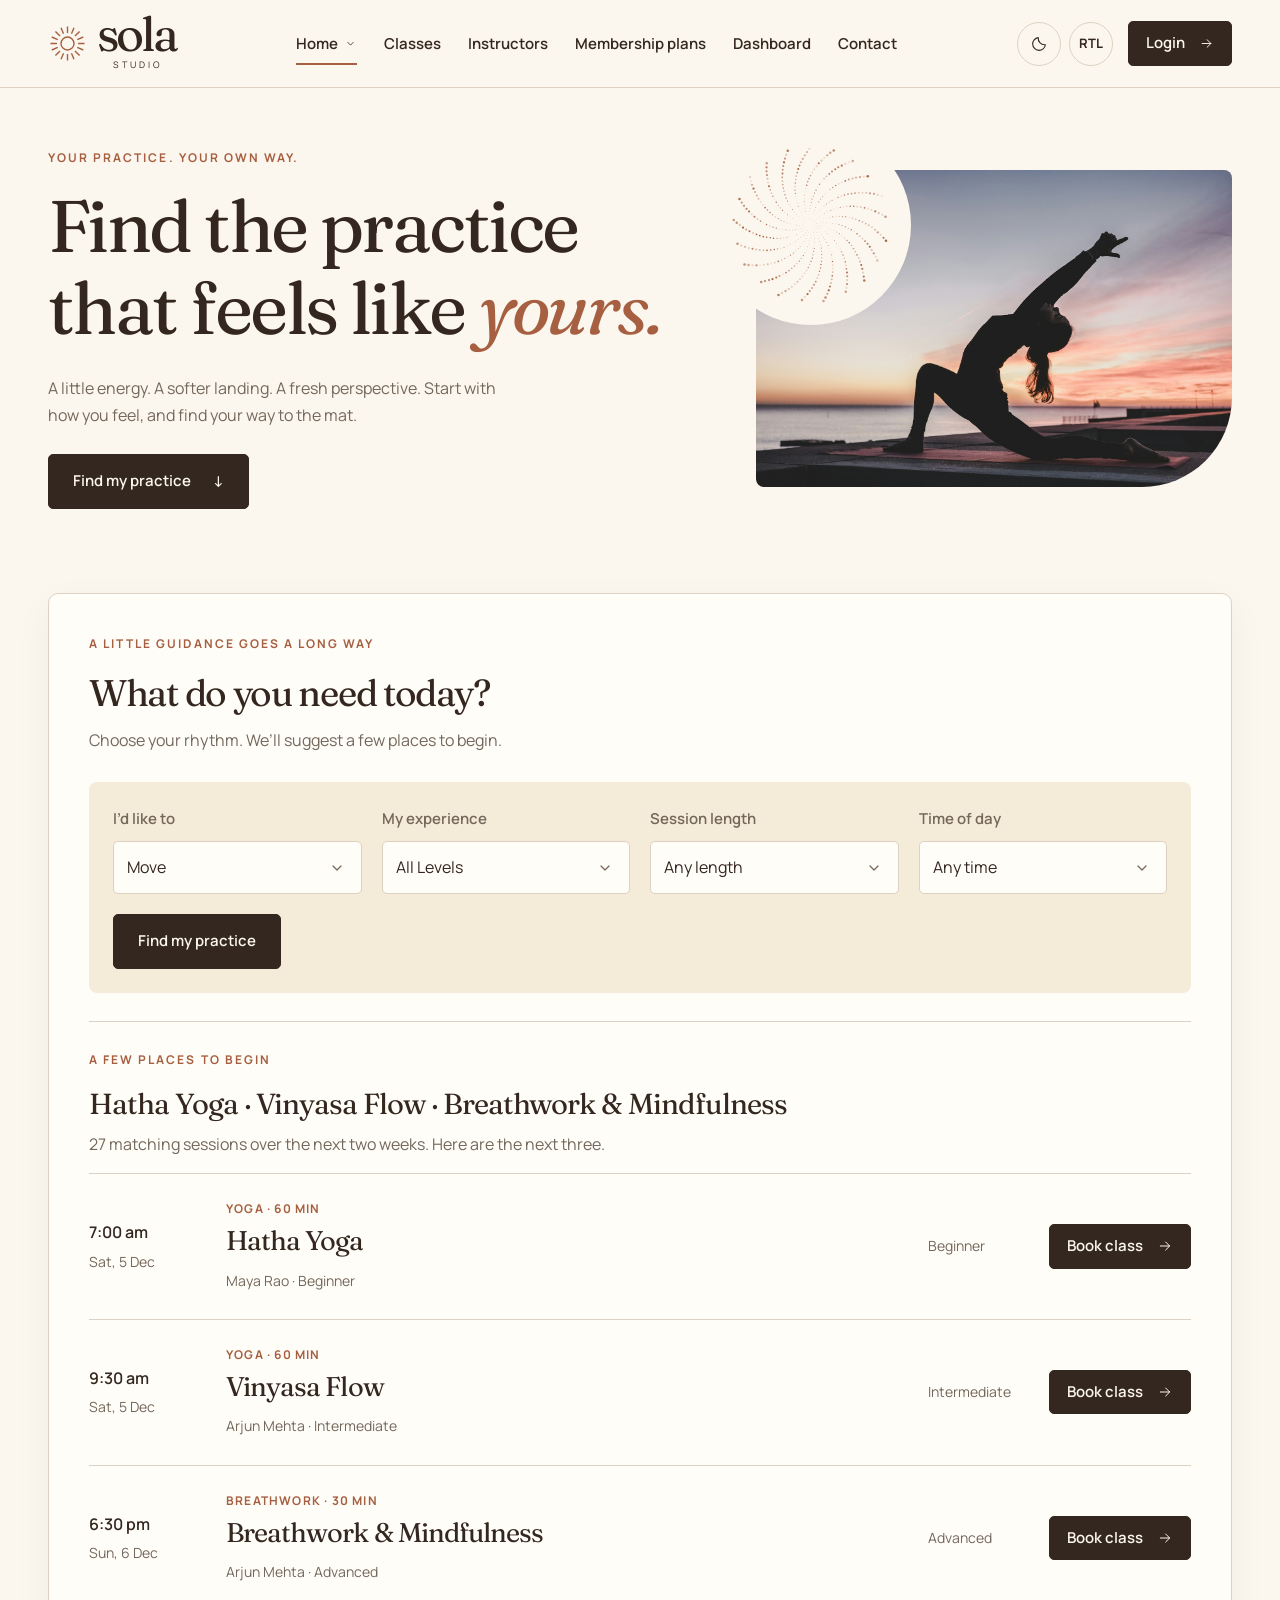
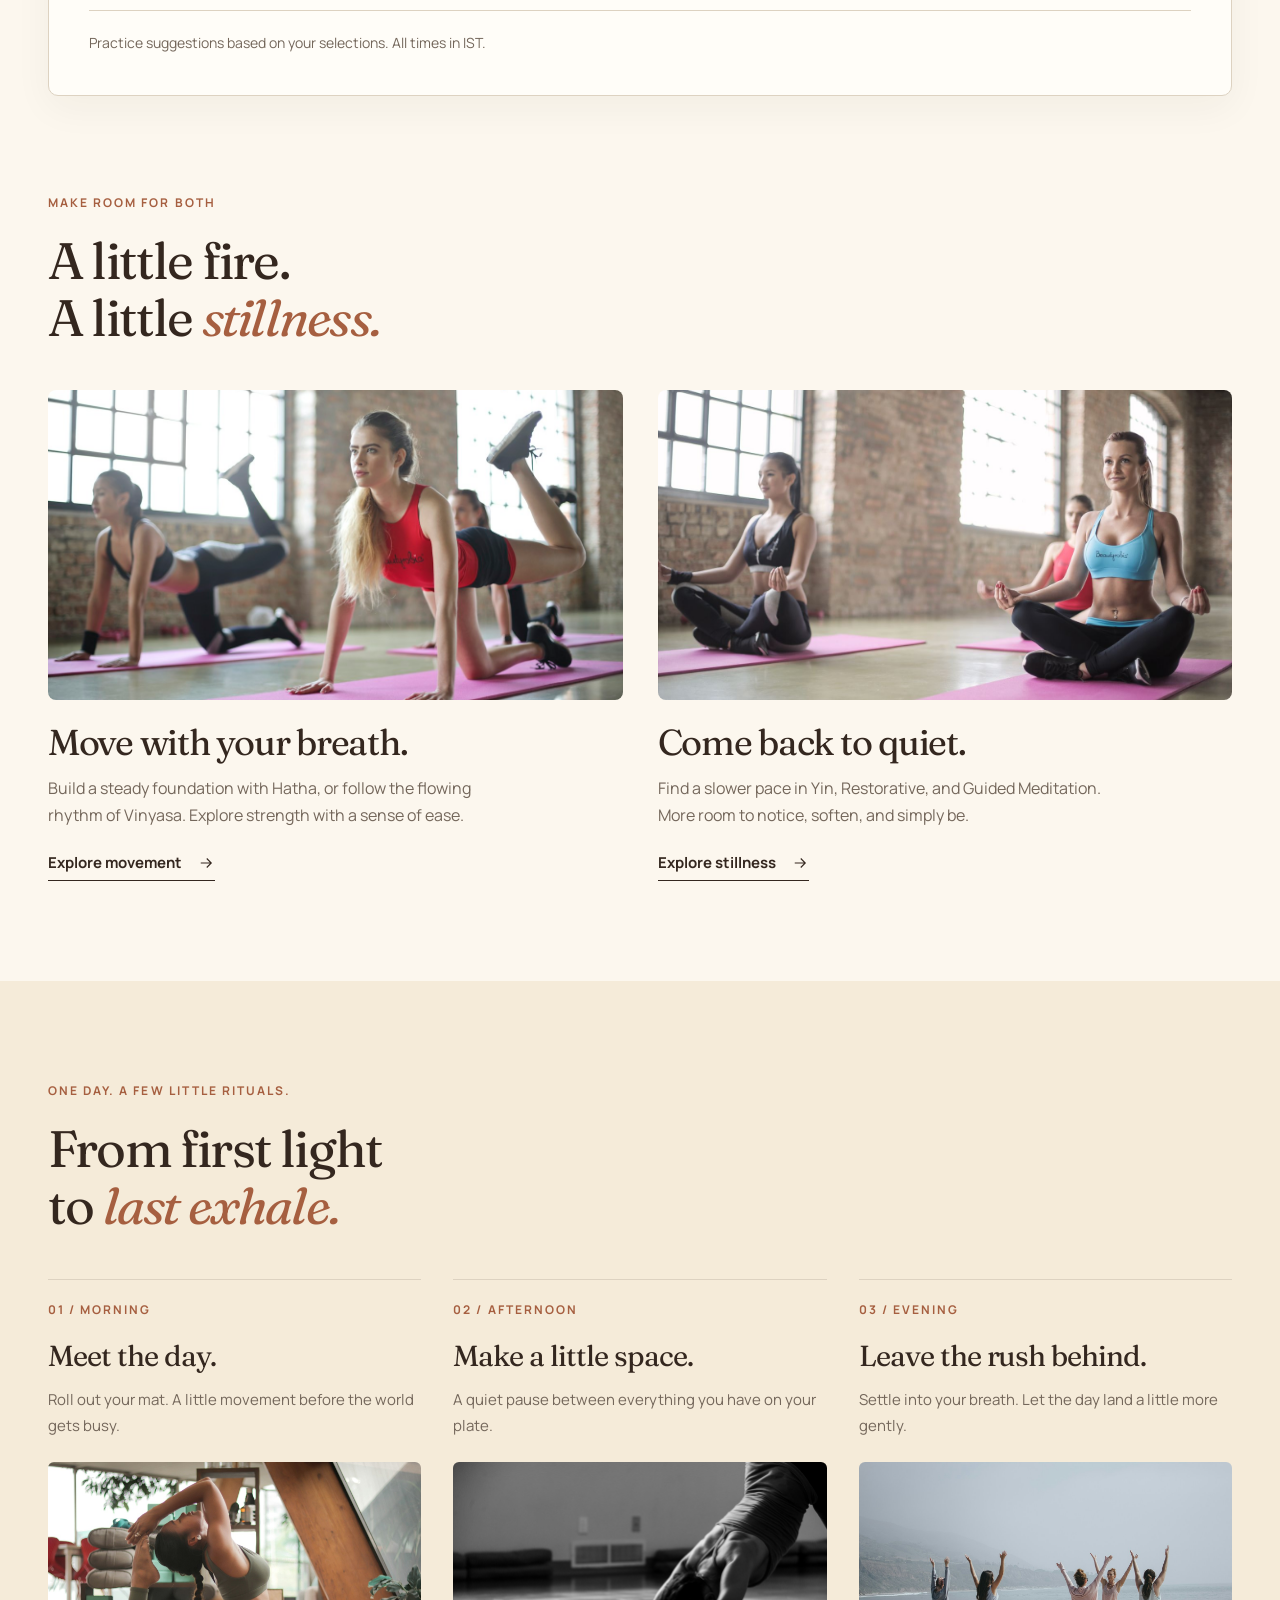
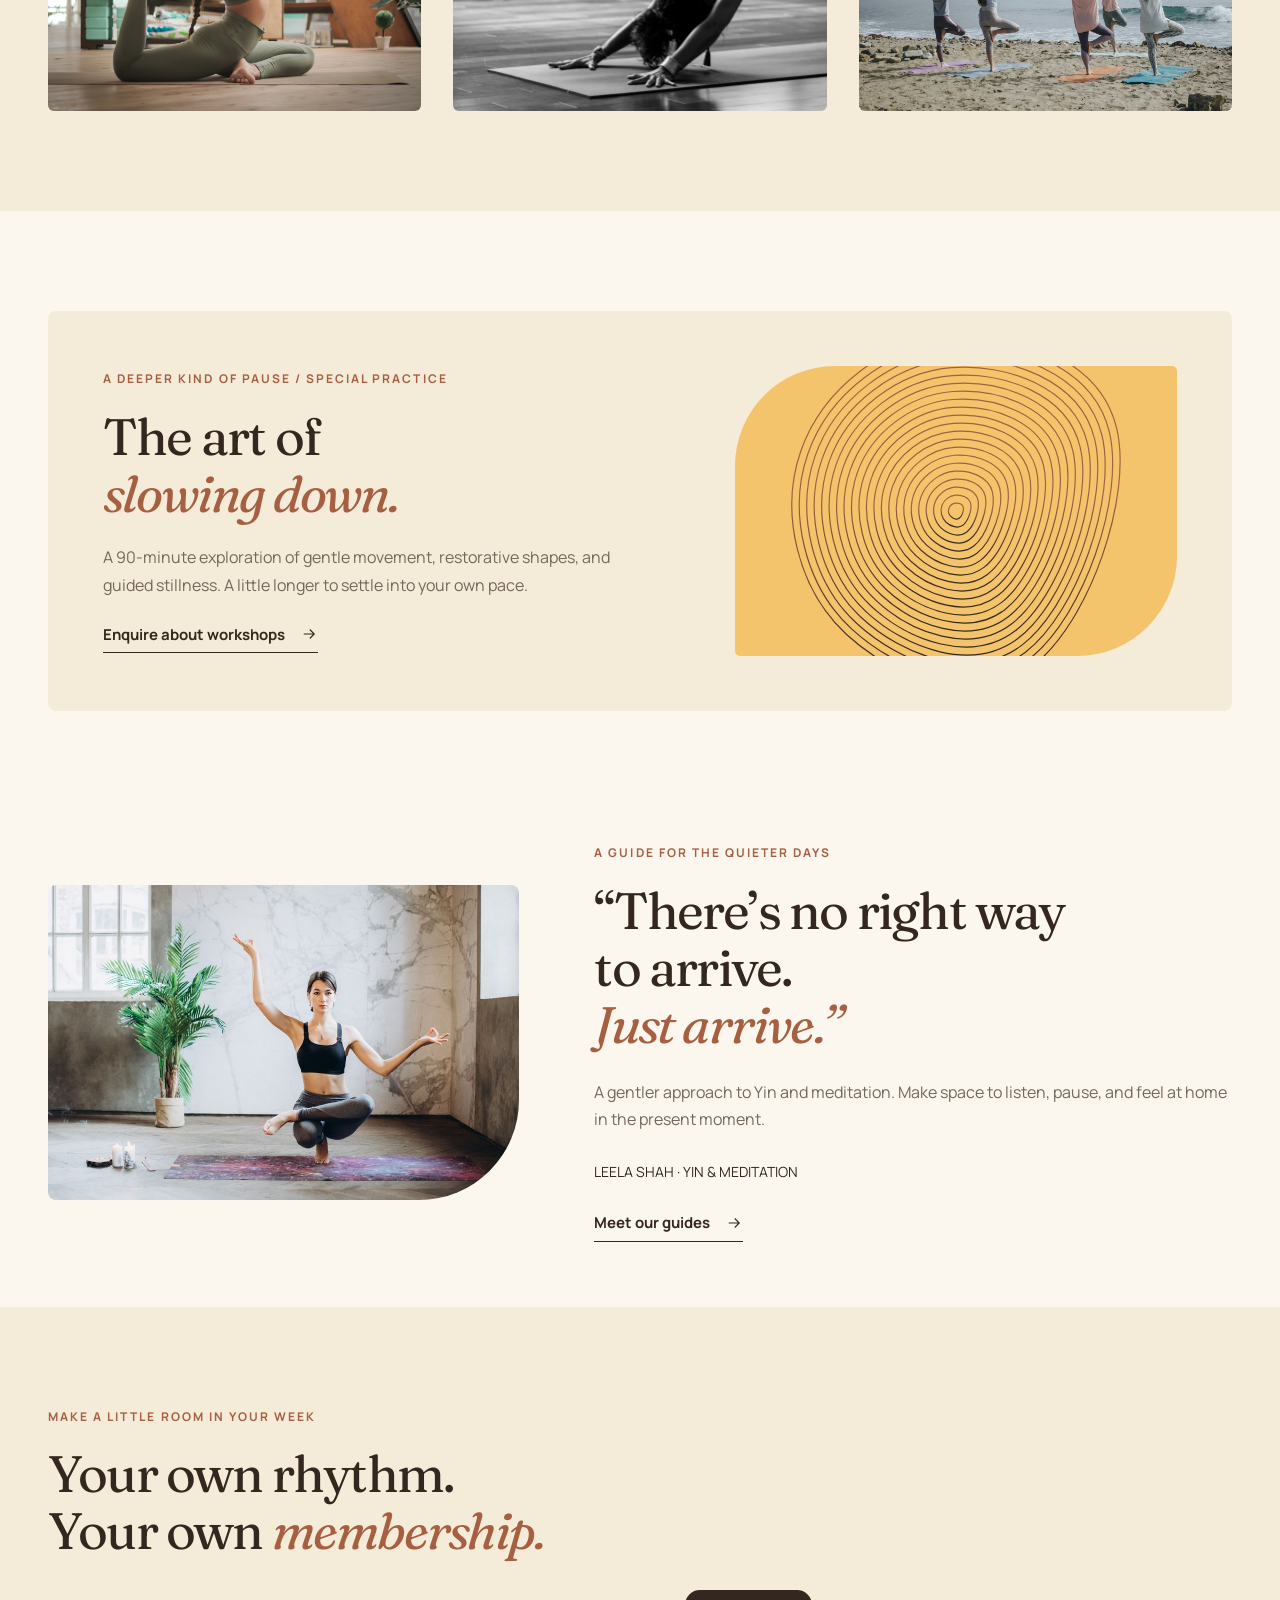
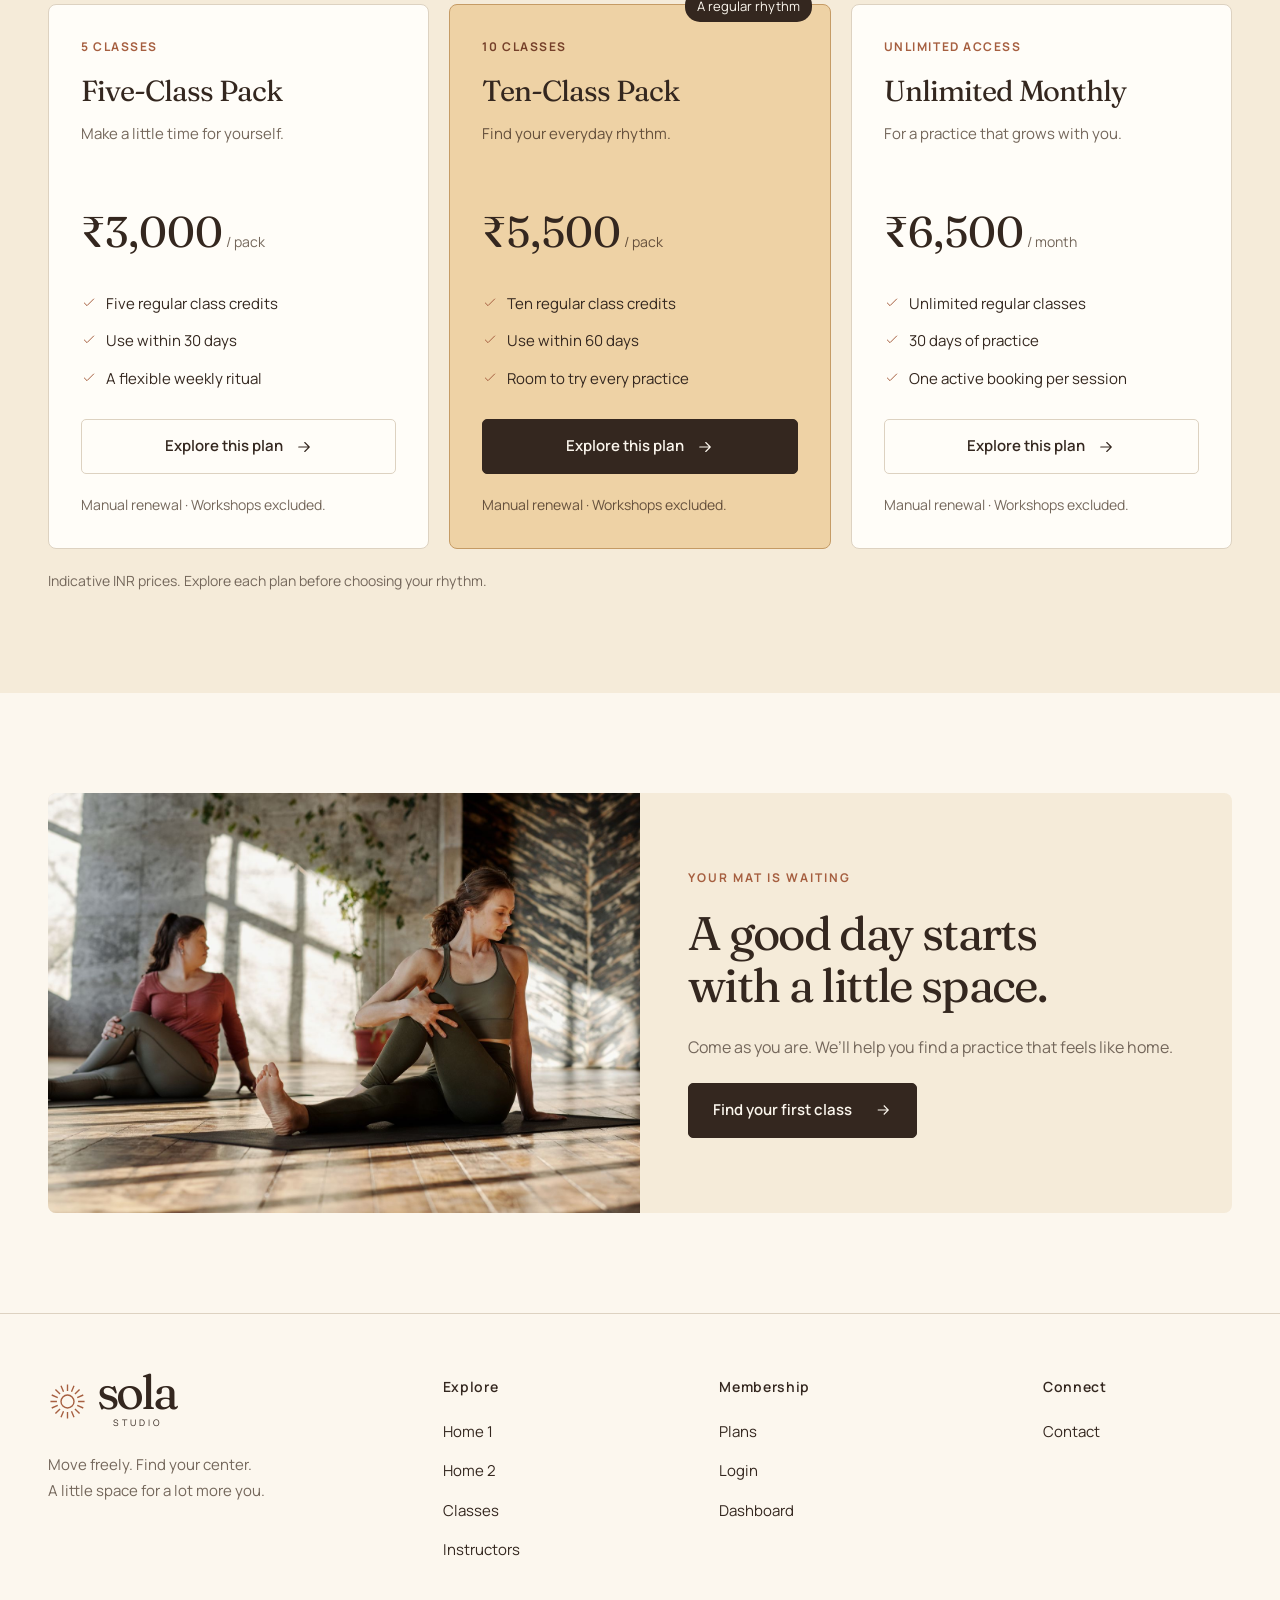
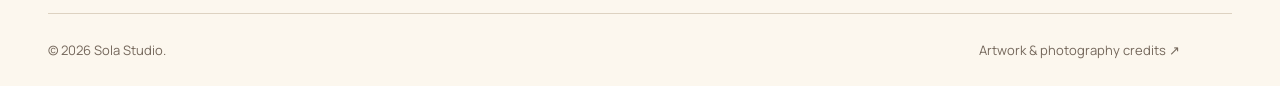
<file: pages/home2.html>
<!doctype html>
<html lang="en" dir="ltr">
  <head>
    <meta charset="utf-8" />
    <meta name="viewport" content="width=device-width,initial-scale=1" />
    <meta
      name="description"
      content="Find the practice that feels like yours with Sola’s practice finder, yoga styles, and guided stillness."
    />
    <meta name="theme-color" content="#FCF7EE" />
    <title>Find your practice · Sola Studio</title>
    <link rel="icon" type="image/svg+xml" href="../assets/graphics/logo.svg" />
    <link rel="stylesheet" href="../assets/css/fonts.css" />
    <link rel="stylesheet" href="../assets/css/style.css" />
    <link rel="stylesheet" href="../assets/css/dark-mode.css" />
    <link rel="stylesheet" href="../assets/css/rtl.css" />
    <script>
      try {
        document.documentElement.dataset.theme =
          JSON.parse(localStorage.getItem("sola-theme")) || "light";
        document.documentElement.dir =
          JSON.parse(localStorage.getItem("sola-direction")) || "ltr";
      } catch (e) {}
    </script>
    <script defer src="../assets/js/site-config.js"></script>
    <script defer src="../assets/js/class-data.js"></script>
    <script defer src="../assets/js/membership-data.js"></script>
    <script defer src="../assets/js/booking.js"></script>
    <script defer src="../assets/js/main.js"></script>
    <script defer src="../assets/js/public.js"></script>
  </head>
  <body data-page="home2">
    <a class="skip" href="#main">Skip to content</a>
    <header class="site-header" id="site-header"></header>
    <main id="main">
      <section class="wrap alt-hero">
        <div>
          <span class="eyebrow">Your practice. Your own way.</span>
          <h1>Find the practice<br />that feels like <em>yours.</em></h1>
          <p>
            A little energy. A softer landing. A fresh perspective. Start with
            how you feel, and find your way to the mat.
          </p>
          <a class="btn" href="#practice-finder"
            >Find my practice <span aria-hidden="true">↓</span></a
          >
        </div>
        <div class="alt-visual">
          <img
            width="1600"
            height="1009"
            class=""
            src="../assets/images/sunset.jpg"
            alt="Full yoga posture by the sea at sunset"
            loading="eager"
            decoding="async"
          /><img
            class=""
            src="../assets/graphics/organic-spiral.svg"
            alt=""
            aria-hidden="true"
          />
        </div>
      </section>
      <section class="wrap section-sm" id="practice-finder">
        <div class="finder">
          <span class="eyebrow">A little guidance goes a long way</span>
          <h2>What do you need today?</h2>
          <p>Choose your rhythm. We’ll suggest a few places to begin.</p>
          <form class="filters" id="finder-form">
            <div class="field">
              <label for="goal">I’d like to</label
              ><select id="goal">
                <option>Move</option>
                <option>Unwind</option>
                <option>Build Strength</option>
                <option>Slow Down</option>
              </select>
            </div>
            <div class="field">
              <label for="experience">My experience</label
              ><select id="experience">
                <option>All Levels</option>
                <option>Beginner</option>
                <option>Intermediate</option>
                <option>Advanced</option>
              </select>
            </div>
            <div class="field">
              <label for="length">Session length</label
              ><select id="length">
                <option value="any">Any length</option>
                <option value="30">30 minutes</option>
                <option value="45">45 minutes</option>
                <option value="60">60 minutes</option>
              </select>
            </div>
            <div class="field">
              <label for="time-of-day">Time of day</label
              ><select id="time-of-day">
                <option value="any">Any time</option>
                <option value="morning">Morning</option>
                <option value="evening">Evening</option>
              </select>
            </div>
            <button class="btn" type="submit">Find my practice</button>
          </form>
          <div id="finder-results" aria-live="polite"></div>
          <p class="schedule-note">
            Practice suggestions based on your selections. All times in IST.
          </p>
        </div>
      </section>
      <section class="wrap section">
        <div class="section-heading">
          <div>
            <span class="eyebrow">Make room for both</span>
            <h2>A little fire.<br />A little <em>stillness.</em></h2>
          </div>
        </div>
        <div class="compare-practices">
          <article>
            <img
              width="1200"
              height="800"
              class=""
              src="../assets/images/movement.jpg"
              alt="Yoga students moving together in a bright studio"
              loading="lazy"
              decoding="async"
            />
            <h3>Move with your breath.</h3>
            <p>
              Build a steady foundation with Hatha, or follow the flowing rhythm
              of Vinyasa. Explore strength with a sense of ease.
            </p>
            <a class="text-link" href="../pages/classes.html?style=Yoga"
              >Explore movement
              <svg
                width="18"
                height="18"
                viewBox="0 0 24 24"
                fill="none"
                stroke="currentColor"
                stroke-width="1.5"
                aria-hidden="true"
              >
                <path d="M5 12h14m-6-6 6 6-6 6" /></svg
            ></a>
          </article>
          <article>
            <img
              width="1400"
              height="933"
              class=""
              src="../assets/images/quiet-practice.jpg"
              alt="Sunlight falling over a seated meditation practice"
              loading="lazy"
              decoding="async"
            />
            <h3>Come back to quiet.</h3>
            <p>
              Find a slower pace in Yin, Restorative, and Guided Meditation.
              More room to notice, soften, and simply be.
            </p>
            <a class="text-link" href="../pages/classes.html?style=Meditation"
              >Explore stillness
              <svg
                width="18"
                height="18"
                viewBox="0 0 24 24"
                fill="none"
                stroke="currentColor"
                stroke-width="1.5"
                aria-hidden="true"
              >
                <path d="M5 12h14m-6-6 6 6-6 6" /></svg
            ></a>
          </article>
        </div>
      </section>
      <section class="practice-section section">
        <div class="wrap">
          <div class="section-heading">
            <div>
              <span class="eyebrow">One day. A few little rituals.</span>
              <h2>From first light<br />to <em>last exhale.</em></h2>
            </div>
          </div>
          <div class="day-story">
            <article>
              <div class="day-story-copy">
                <span class="eyebrow">01 / Morning</span>
                <h3>Meet the day.</h3>
                <p>
                  Roll out your mat. A little movement before the world gets
                  busy.
                </p>
              </div>
              <img
                width="1400"
                height="933"
                class=""
                src="../assets/images/flow.jpg"
                alt="Morning yoga in natural light"
                loading="lazy"
                decoding="async"
              />
            </article>
            <article>
              <div class="day-story-copy">
                <span class="eyebrow">02 / Afternoon</span>
                <h3>Make a little space.</h3>
                <p>A quiet pause between everything you have on your plate.</p>
              </div>
              <img
                width="1500"
                height="1000"
                class=""
                src="../assets/images/practice.jpg"
                alt="A steady foundational yoga practice"
                loading="lazy"
                decoding="async"
              />
            </article>
            <article>
              <div class="day-story-copy">
                <span class="eyebrow">03 / Evening</span>
                <h3>Leave the rush behind.</h3>
                <p>
                  Settle into your breath. Let the day land a little more
                  gently.
                </p>
              </div>
              <img
                width="1400"
                height="933"
                class=""
                src="../assets/images/quiet.jpg"
                alt="A group practising mindful movement outdoors"
                loading="lazy"
                decoding="async"
              />
            </article>
          </div>
        </div>
      </section>
      <section class="wrap section">
        <div class="workshop">
          <div>
            <span class="eyebrow"
              >A deeper kind of pause / Special practice</span
            >
            <h2>The art of<br /><em>slowing down.</em></h2>
            <p>
              A 90-minute exploration of gentle movement, restorative shapes,
              and guided stillness. A little longer to settle into your own
              pace.
            </p>

            <a class="text-link" href="../pages/contact.html?topic=Workshop"
              >Enquire about workshops
              <svg
                width="18"
                height="18"
                viewBox="0 0 24 24"
                fill="none"
                stroke="currentColor"
                stroke-width="1.5"
                aria-hidden="true"
              >
                <path d="M5 12h14m-6-6 6 6-6 6" /></svg
            ></a>
          </div>
          <div class="art-panel">
            <img
              class=""
              src="../assets/graphics/organic-ripples.svg"
              alt=""
              aria-hidden="true"
            />
          </div>
        </div>
      </section>
      <section class="wrap section-sm">
        <div class="spotlight">
          <img
            width="900"
            height="600"
            class=""
            src="../assets/images/guide-leela.jpg"
            alt="A yoga practitioner balancing with open arms in a sunlit studio"
            loading="lazy"
            decoding="async"
          />
          <div>
            <span class="eyebrow">A guide for the quieter days</span>
            <h2>
              “There’s no right way<br />to arrive.<br /><em>Just arrive.”</em>
            </h2>
            <p>
              A gentler approach to Yin and meditation. Make space to listen,
              pause, and feel at home in the present moment.
            </p>
            <span class="specialty">LEELA SHAH · YIN & MEDITATION</span>
            <div class="actions" style="margin-top: 25px">
              <a class="text-link" href="../pages/instructors.html#leela"
                >Meet our guides
                <svg
                  width="18"
                  height="18"
                  viewBox="0 0 24 24"
                  fill="none"
                  stroke="currentColor"
                  stroke-width="1.5"
                  aria-hidden="true"
                >
                  <path d="M5 12h14m-6-6 6 6-6 6" /></svg
              ></a>
            </div>
          </div>
        </div>
      </section>
      <section class="plans-section section">
        <div class="wrap">
          <div class="section-heading">
            <div>
              <span class="eyebrow">Make a little room in your week</span>
              <h2>Your own rhythm.<br />Your own <em>membership.</em></h2>
            </div>
          </div>
          <div data-plans="five,ten,unlimited"></div>
          <p class="schedule-note">
            Indicative INR prices. Explore each plan before choosing your
            rhythm.
          </p>
        </div>
      </section>
      <section class="wrap section">
        <div class="closing">
          <div class="closing-visual">
            <img
              width="1600"
              height="1068"
              class=""
              src="../assets/images/studio-class.jpg"
              alt="A seated twist in a sunlit yoga studio"
              loading="lazy"
              decoding="async"
            />
          </div>
          <div class="closing-copy">
            <span class="eyebrow">Your mat is waiting</span>
            <h2>A good day starts<br />with a little space.</h2>
            <p>
              Come as you are. We’ll help you find a practice that feels like
              home.
            </p>
            <a class="btn" href="../pages/classes.html"
              >Find your first class
              <svg
                width="18"
                height="18"
                viewBox="0 0 24 24"
                fill="none"
                stroke="currentColor"
                stroke-width="1.5"
                aria-hidden="true"
              >
                <path d="M5 12h14m-6-6 6 6-6 6" /></svg
            ></a>
          </div>
        </div>
      </section>
    </main>
    <footer class="site-footer" id="site-footer"></footer>
    <button class="back-top" aria-label="Back to top" id="back-top">
      <svg
        width="20"
        height="20"
        viewBox="0 0 24 24"
        fill="none"
        stroke="currentColor"
        stroke-width="1.5"
        aria-hidden="true"
      >
        <path d="m6 13 6-6 6 6m-6-6v14" />
      </svg>
    </button>
    <div id="toast" role="status" aria-live="polite"></div>
    <dialog id="modal" aria-label="Details">
      <button class="icon-btn modal-close" aria-label="Close dialog">×</button>
      <div id="modal-body"></div>
    </dialog>
    <noscript
      ><p class="notice">
        Enable JavaScript to explore class schedules and the member workspace.
      </p></noscript
    >
  </body>
</html>
</file>
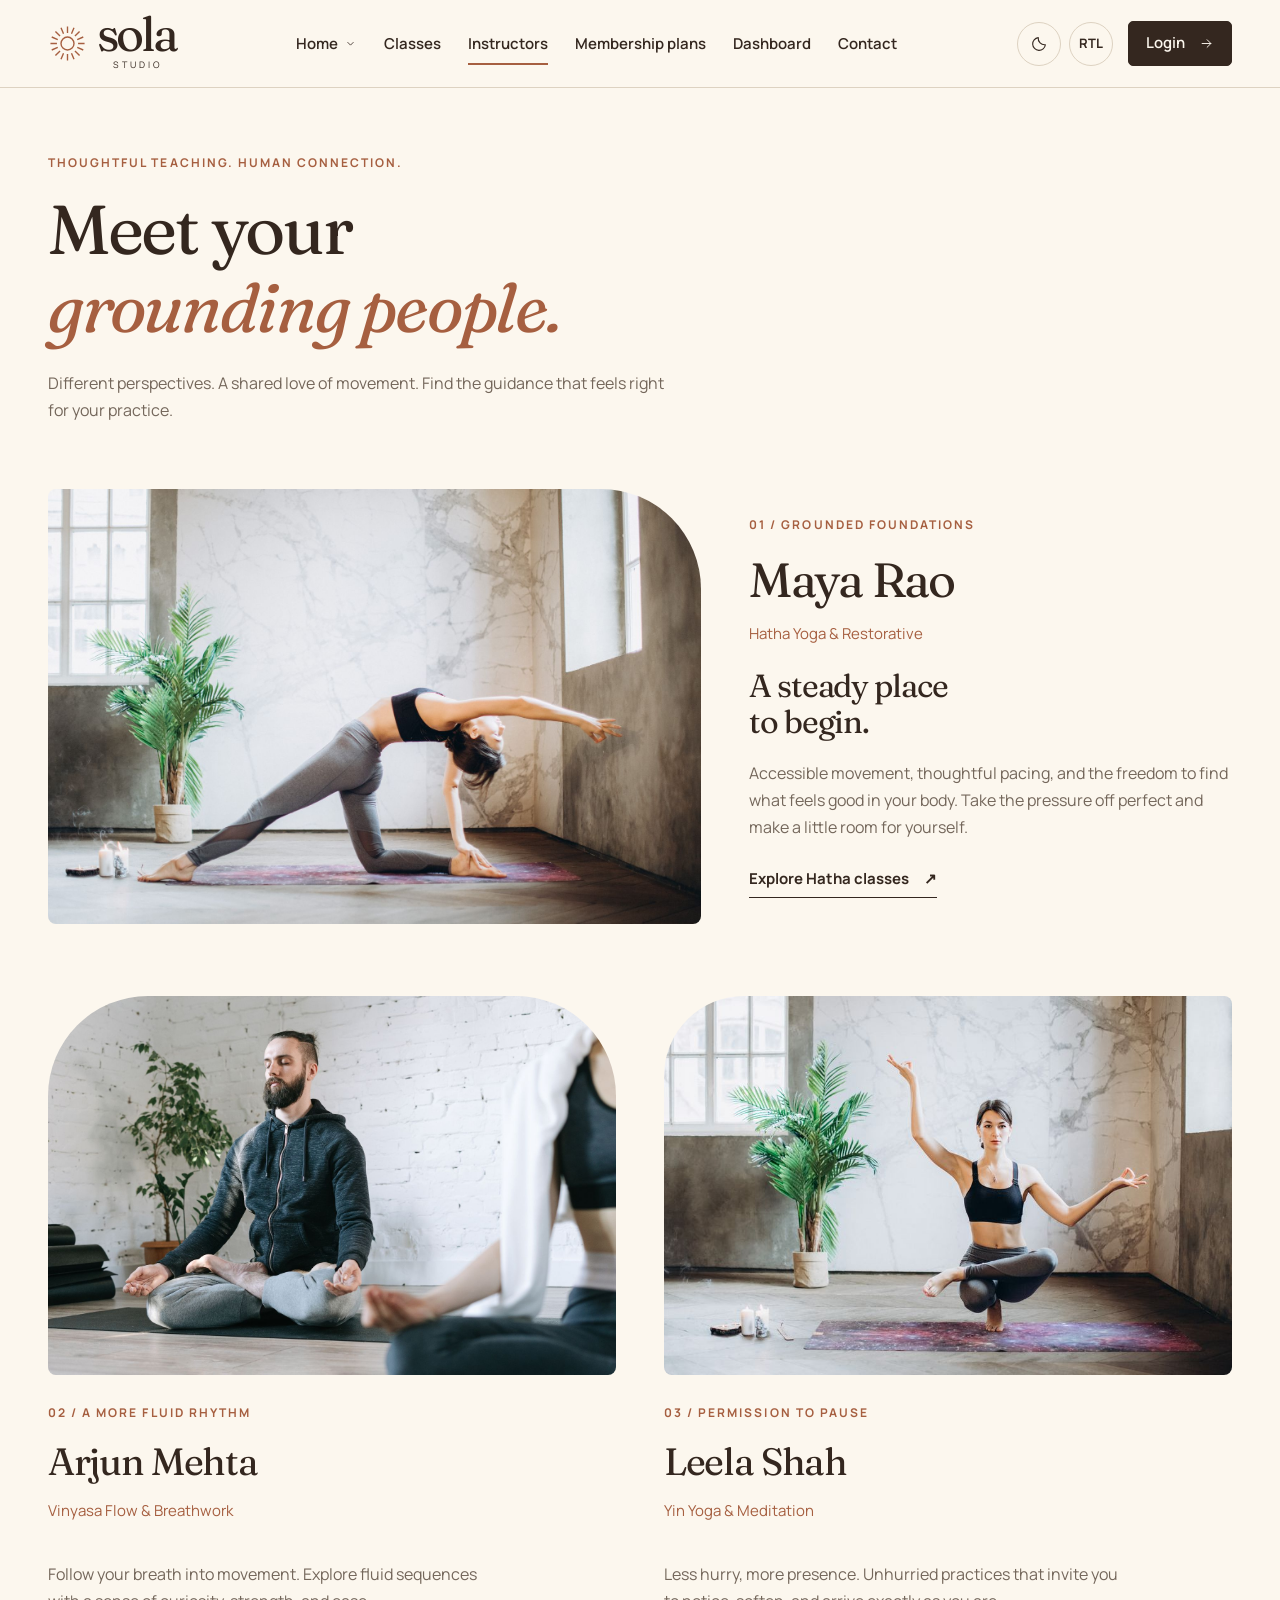
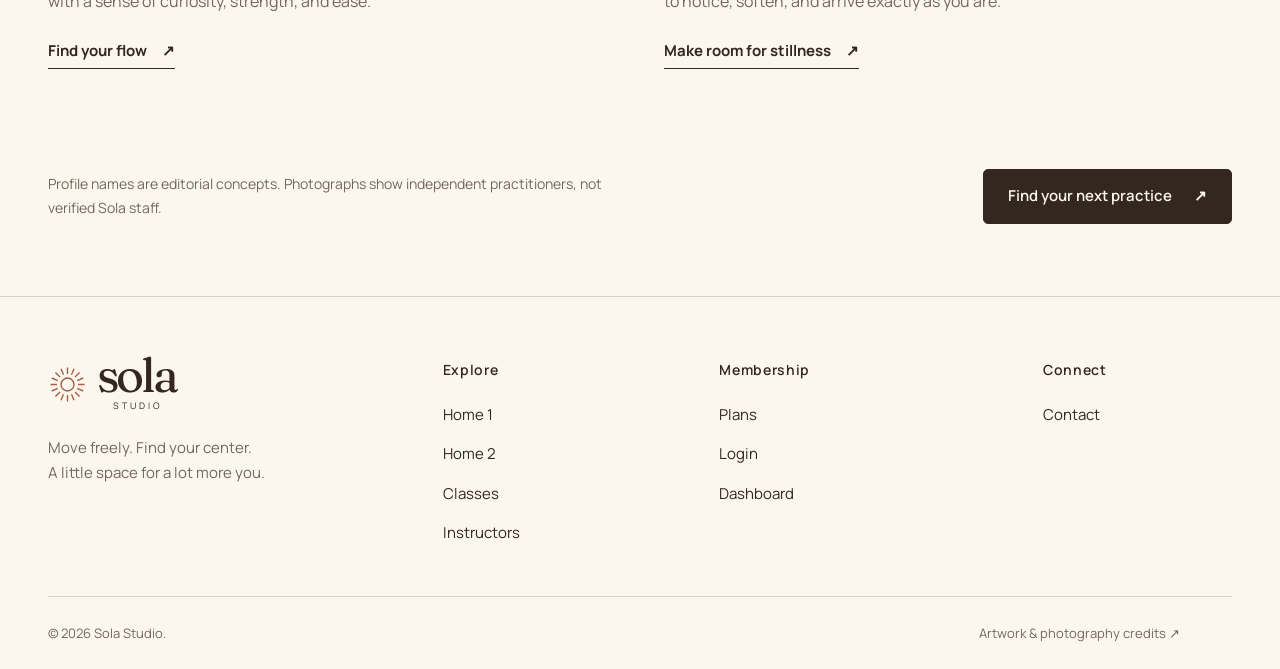
<file: pages/instructors.html>
<!doctype html>
<html lang="en" dir="ltr">
  <head>
    <meta charset="utf-8" />
    <meta name="viewport" content="width=device-width,initial-scale=1" />
    <meta
      name="description"
      content="Discover the teaching approaches behind Sola’s yoga and meditation experience. Discover a practice-led approach to teaching."
    />
    <meta name="theme-color" content="#FCF7EE" />
    <title>Meet your guides · Sola Studio</title>
    <link rel="icon" type="image/svg+xml" href="../assets/graphics/logo.svg" />
    <link rel="stylesheet" href="../assets/css/fonts.css" />
    <link rel="stylesheet" href="../assets/css/style.css" />
    <link rel="stylesheet" href="../assets/css/dark-mode.css" />
    <link rel="stylesheet" href="../assets/css/rtl.css" />
    <script>
      try {
        document.documentElement.dataset.theme =
          JSON.parse(localStorage.getItem("sola-theme")) || "light";
        document.documentElement.dir =
          JSON.parse(localStorage.getItem("sola-direction")) || "ltr";
      } catch (e) {}
    </script>
    <script defer src="../assets/js/site-config.js"></script>
    <script defer src="../assets/js/class-data.js"></script>
    <script defer src="../assets/js/membership-data.js"></script>
    <script defer src="../assets/js/booking.js"></script>
    <script defer src="../assets/js/main.js"></script>
    <script defer src="../assets/js/public.js"></script>
  </head>
  <body data-page="instructors">
    <a class="skip" href="#main">Skip to content</a>
    <header class="site-header" id="site-header"></header>
    <main id="main">
      <section class="wrap page-intro instructor-intro">
        <span class="eyebrow">Thoughtful teaching. Human connection.</span>
        <h1>Meet your<br /><em>grounding people.</em></h1>
        <p>
          Different perspectives. A shared love of movement. Find the guidance
          that feels right for your practice.
        </p>
      </section>
      <section class="wrap guide-feature" id="maya">
        <div class="guide-feature-image">
          <img
            src="../assets/images/guide-maya.jpg"
            alt="A yoga practitioner extending through a side stretch in a naturally lit studio"
            loading="eager"
            decoding="async"
          />
        </div>
        <div class="guide-feature-copy">
          <span class="eyebrow">01 / Grounded foundations</span>
          <h2>Maya Rao</h2>
          <p class="guide-specialty">Hatha Yoga & Restorative</p>
          <h3>A steady place<br />to begin.</h3>
          <p>
            Accessible movement, thoughtful pacing, and the freedom to find what
            feels good in your body. Take the pressure off perfect and make a
            little room for yourself.
          </p>
          <a class="text-link" href="classes.html?practice=hatha"
            >Explore Hatha classes <span aria-hidden="true">↗</span></a
          >
        </div>
      </section>
      <section class="wrap section guide-pair">
        <article id="arjun">
          <div class="guide-pair-image">
            <img
              src="../assets/images/guide-arjun.jpg"
              alt="A seated yoga and breathing practice in a bright studio"
              loading="lazy"
              decoding="async"
            />
          </div>
          <div class="guide-profile-copy">
            <span class="eyebrow">02 / A more fluid rhythm</span>
            <h2>Arjun Mehta</h2>
            <p class="guide-specialty">Vinyasa Flow & Breathwork</p>
            <p>
              Follow your breath into movement. Explore fluid sequences with a
              sense of curiosity, strength, and ease.
            </p>
            <a class="text-link" href="classes.html?practice=vinyasa"
              >Find your flow <span aria-hidden="true">↗</span></a
            >
          </div>
        </article>
        <article id="leela">
          <div class="guide-pair-image">
            <img
              src="../assets/images/guide-leela.jpg"
              alt="A yoga practitioner balancing with open arms in a sunlit studio"
              loading="lazy"
              decoding="async"
            />
          </div>
          <div class="guide-profile-copy">
            <span class="eyebrow">03 / Permission to pause</span>
            <h2>Leela Shah</h2>
            <p class="guide-specialty">Yin Yoga & Meditation</p>
            <p>
              Less hurry, more presence. Unhurried practices that invite you to
              notice, soften, and arrive exactly as you are.
            </p>
            <a class="text-link" href="classes.html?style=Meditation"
              >Make room for stillness <span aria-hidden="true">↗</span></a
            >
          </div>
        </article>
      </section>
      <section class="wrap guide-closing">
        <p>
          Profile names are editorial concepts. Photographs show independent
          practitioners, not verified Sola staff.
        </p>
        <a class="btn" href="classes.html"
          >Find your next practice <span aria-hidden="true">↗</span></a
        >
      </section>
    </main>
    <footer class="site-footer" id="site-footer"></footer>
    <button class="back-top" aria-label="Back to top" id="back-top">
      <svg
        width="20"
        height="20"
        viewBox="0 0 24 24"
        fill="none"
        stroke="currentColor"
        stroke-width="1.5"
        aria-hidden="true"
      >
        <path d="m6 13 6-6 6 6m-6-6v14" />
      </svg>
    </button>
    <div id="toast" role="status" aria-live="polite"></div>
    <dialog id="modal" aria-label="Details">
      <button class="icon-btn modal-close" aria-label="Close dialog">×</button>
      <div id="modal-body"></div>
    </dialog>
    <noscript
      ><p class="notice">
        Enable JavaScript to explore class schedules and the member workspace.
      </p></noscript
    >
  </body>
</html>
</file>
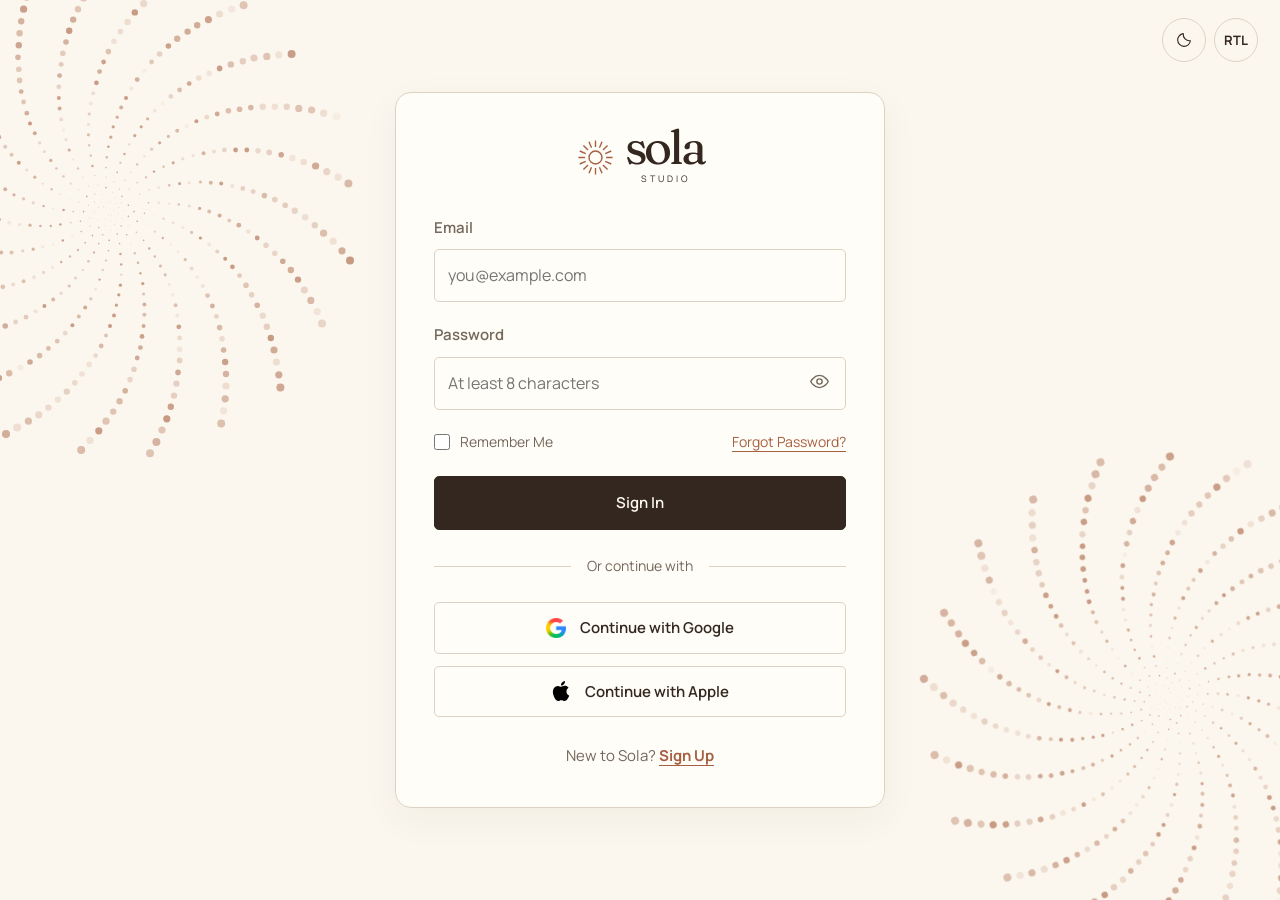
<file: pages/login.html>
<!doctype html>
<html lang="en" dir="ltr">
  <head>
    <meta charset="utf-8" />
    <meta name="viewport" content="width=device-width,initial-scale=1" />
    <meta
      name="description"
      content="Member Login — Sola Studio member access."
    />
    <meta name="theme-color" content="#FCF7EE" />
    <title>Member Login · Sola Studio</title>
    <link rel="icon" type="image/svg+xml" href="../assets/graphics/logo.svg" />
    <link rel="stylesheet" href="../assets/css/fonts.css" />
    <link rel="stylesheet" href="../assets/css/style.css" />
    <link rel="stylesheet" href="../assets/css/dark-mode.css" />
    <link rel="stylesheet" href="../assets/css/rtl.css" />
    <link rel="stylesheet" href="../assets/css/auth.css" />
    <script>
      try {
        document.documentElement.dataset.theme =
          JSON.parse(localStorage.getItem("sola-theme")) || "light";
        document.documentElement.dir =
          JSON.parse(localStorage.getItem("sola-direction")) || "ltr";
      } catch (e) {}
    </script>
    <script defer src="../assets/js/site-config.js"></script>
    <script defer src="../assets/js/main.js"></script>
    <script defer src="../assets/js/auth.js"></script>
  </head>
  <body data-page="login" class="auth-page">
    <a class="skip" href="#main">Skip to content</a>
    <div
      class="auth-utilities"
      id="auth-utilities"
      aria-label="Display preferences"
    ></div>
    <main class="auth-shell" id="main">
      <section class="auth-card" aria-label="Login form">
        <a
          class="brand auth-brand"
          href="../index.html"
          aria-label="Sola Studio — Home"
        >
          <img
            src="../assets/graphics/logo.svg"
            alt=""
            width="39"
            height="39"
          /><span>sola<span class="brand-sub">STUDIO</span></span>
        </a>
        <form id="auth-form" data-auth-mode="login">
          <div class="field">
            <label for="auth-email">Email</label
            ><input
              id="auth-email"
              name="auth-email"
              type="email"
              autocomplete="email"
              placeholder="you@example.com"
              required
            />
          </div>
          <div class="field">
            <label for="auth-password">Password</label>
            <div class="auth-password">
              <input
                id="auth-password"
                name="auth-password"
                type="password"
                autocomplete="current-password"
                placeholder="At least 8 characters"
                required
                minlength="8"
                data-password
              /><button
                type="button"
                class="password-toggle"
                data-password-toggle="auth-password"
                aria-controls="auth-password"
                aria-pressed="false"
                aria-label="Show password"
              ></button>
            </div>
          </div>
          <div class="auth-options">
            <label class="checkbox-field"
              ><input type="checkbox" id="remember-me" /> Remember Me</label
            ><a href="#forgot-password" id="forgot-password"
              >Forgot Password?</a
            >
          </div>
          <button class="btn auth-submit" type="submit">Sign In</button>
        </form>
        <p
          id="auth-feedback"
          class="auth-feedback"
          role="status"
          aria-live="polite"
          hidden
        ></p>
        <div class="auth-divider">Or continue with</div>
        <div class="auth-social">
          <button type="button" class="social-button" data-provider="Google">
            <img
              src="../assets/graphics/google.png"
              alt=""
              width="20"
              height="20"
            />Continue with Google</button
          ><button type="button" class="social-button" data-provider="Apple">
            <img
              class="apple-logo"
              src="../assets/graphics/apple.svg"
              alt=""
              width="20"
              height="20"
            />Continue with Apple
          </button>
        </div>
        <p class="auth-switch">
          New to Sola? <a href="signup.html">Sign Up</a>
        </p>
      </section>
    </main>
    <div id="toast" role="status" aria-live="polite"></div>
    <dialog id="modal" aria-label="Password recovery">
      <button class="icon-btn modal-close" aria-label="Close dialog">×</button>
      <div id="modal-body"></div>
    </dialog>
    <noscript
      ><p class="notice">
        Enable JavaScript to use form validation and password visibility
        controls.
      </p></noscript
    >
  </body>
</html>
</file>
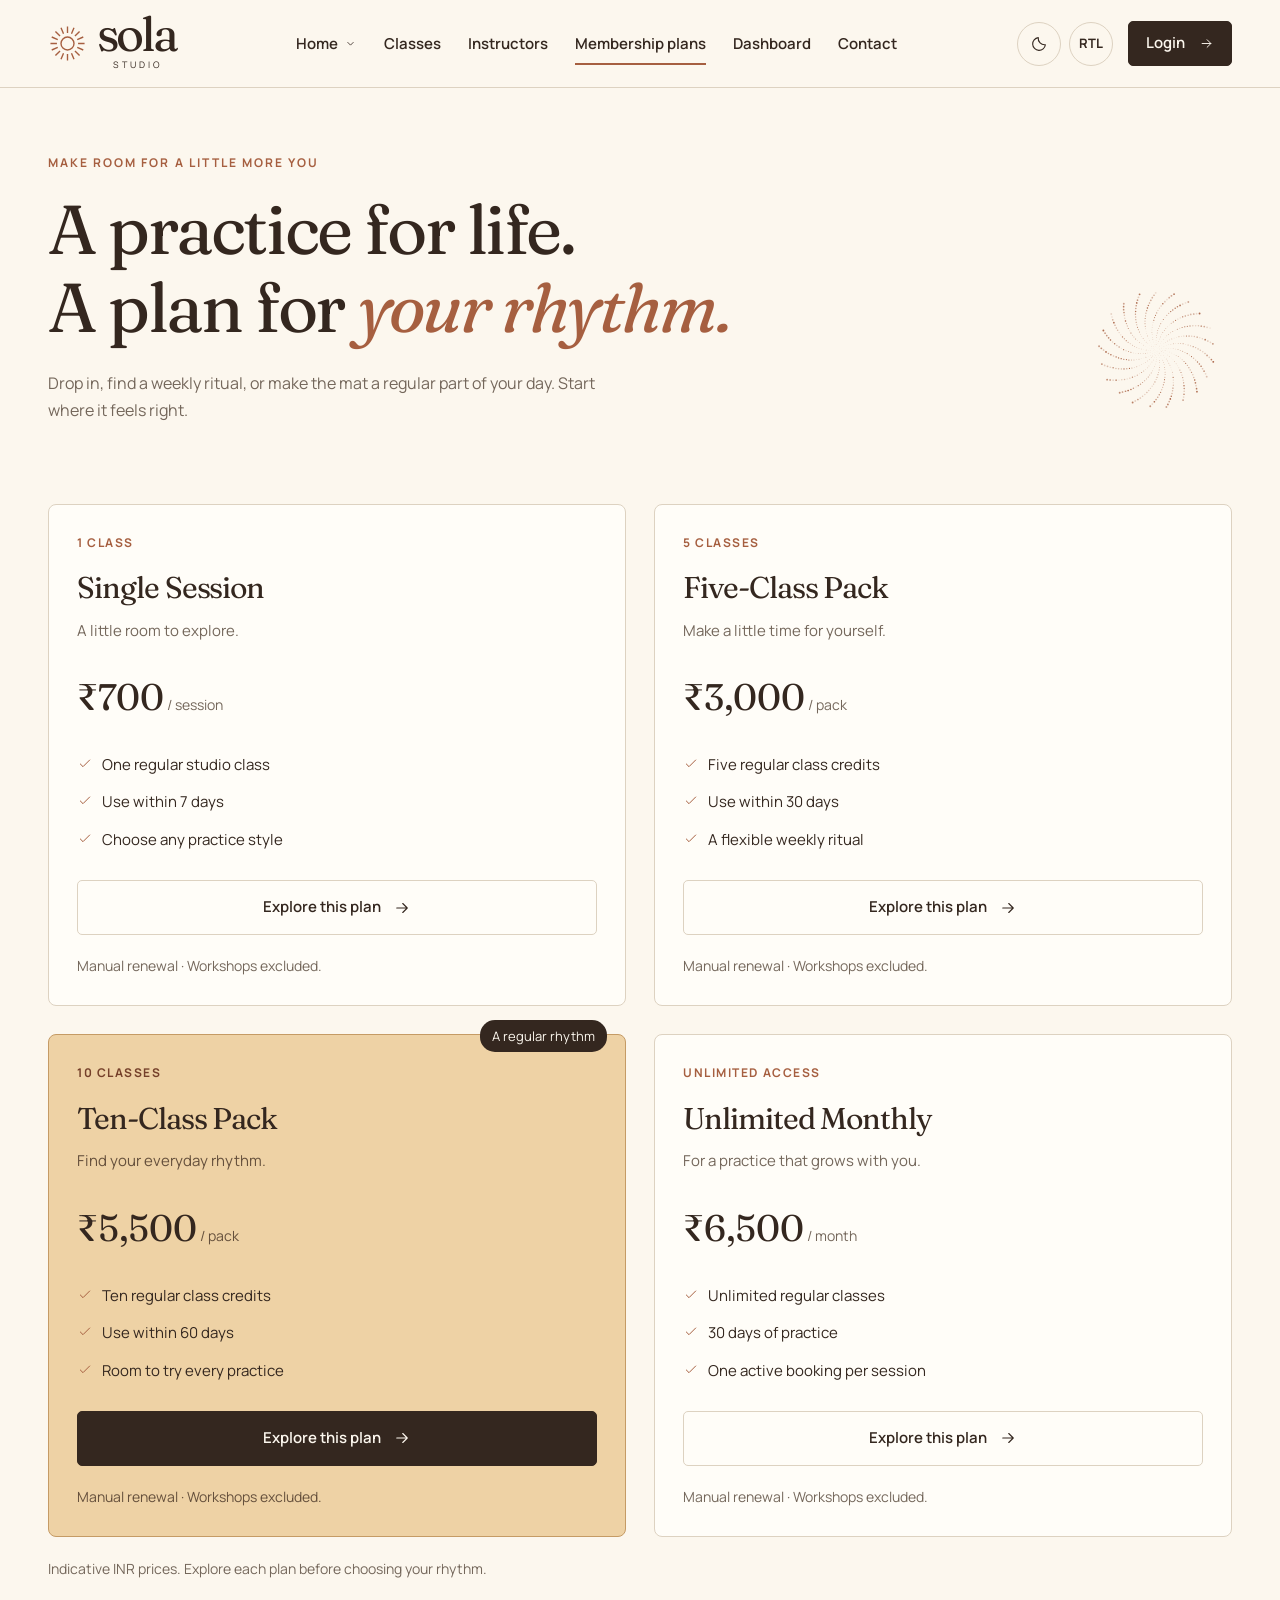
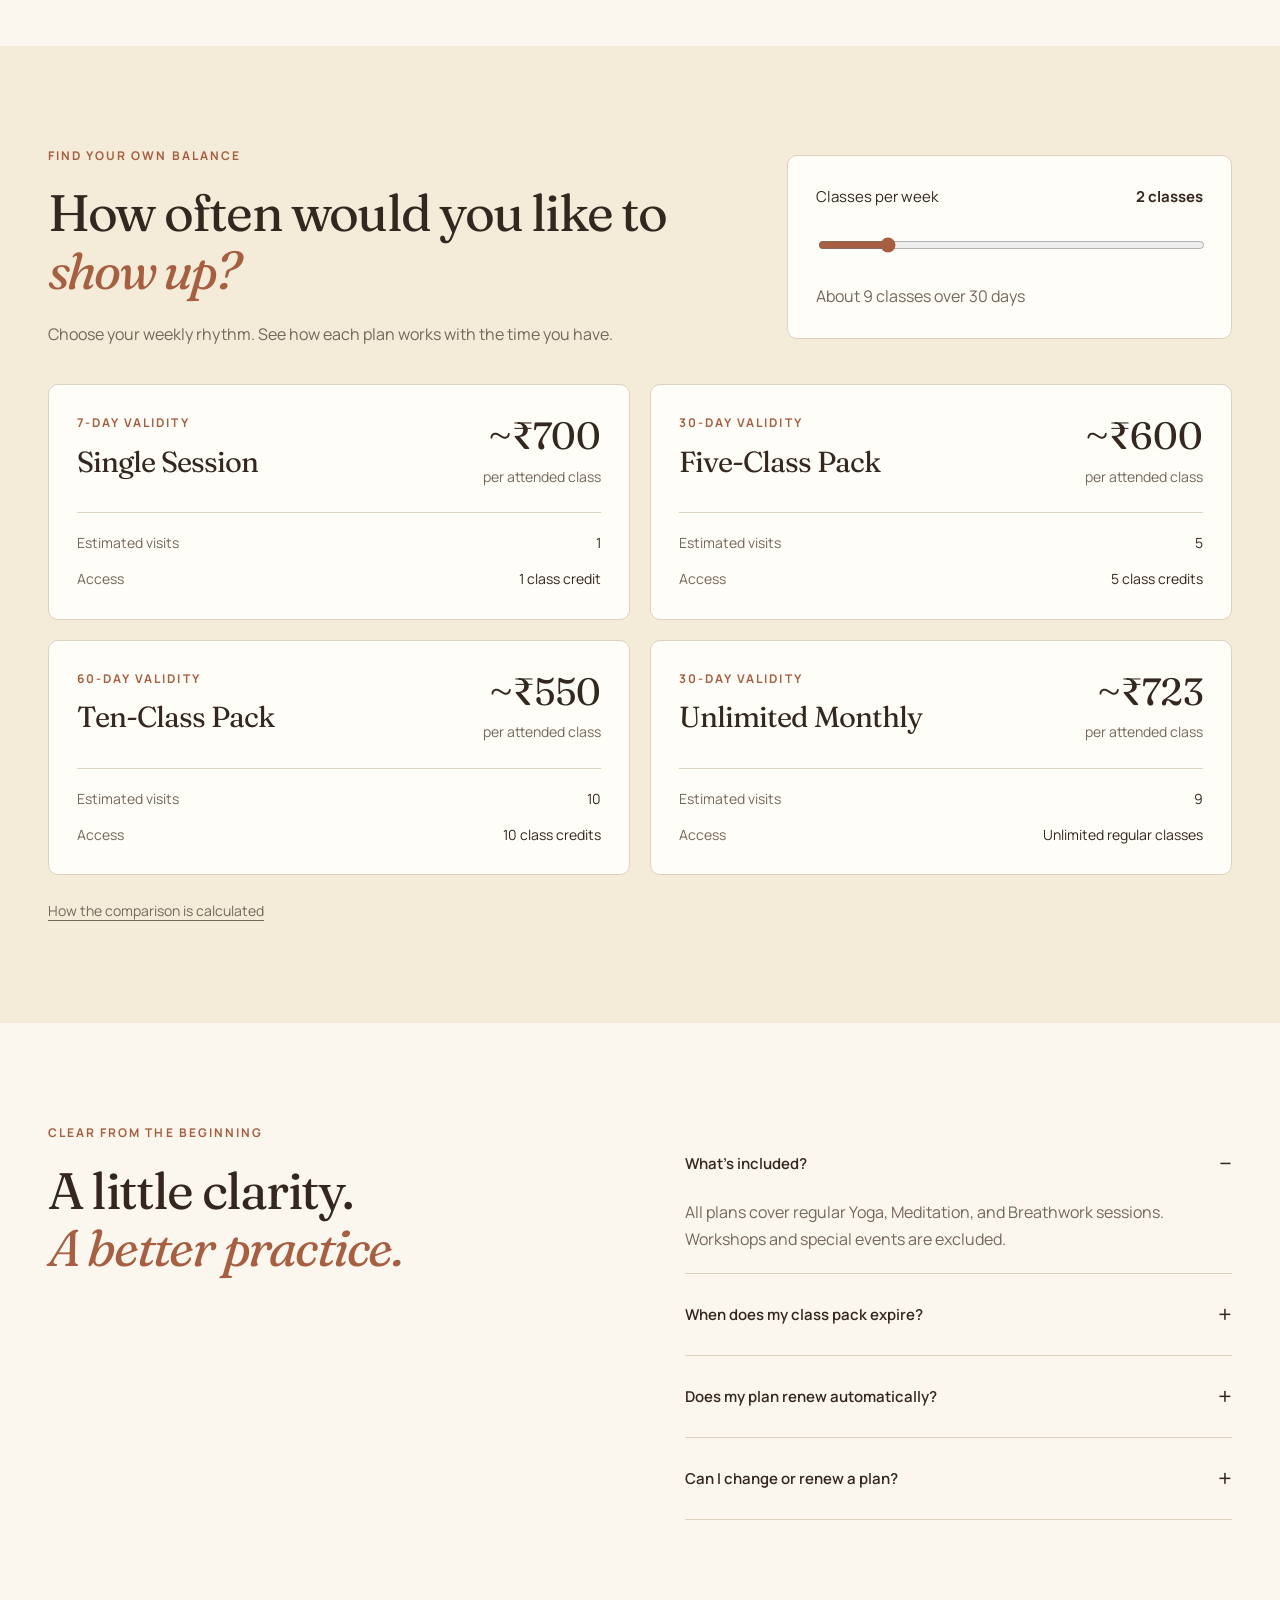
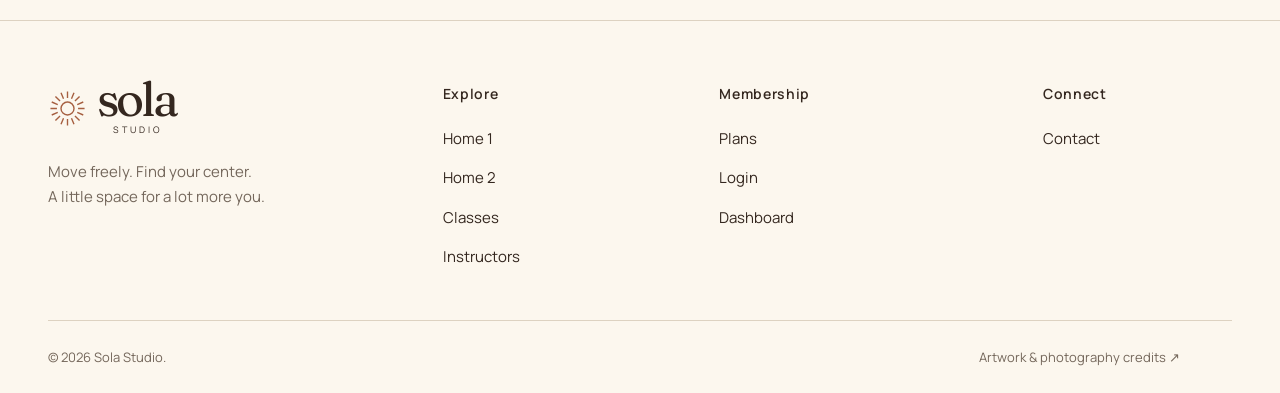
<file: pages/memberships.html>
<!doctype html>
<html lang="en" dir="ltr">
  <head>
    <meta charset="utf-8" />
    <meta name="viewport" content="width=device-width,initial-scale=1" />
    <meta
      name="description"
      content="Compare Sola’s class packs and monthly membership, explore indicative INR prices, and find a rhythm that fits your week."
    />
    <meta name="theme-color" content="#FCF7EE" />
    <title>Find your rhythm · Sola Studio</title>
    <link rel="icon" type="image/svg+xml" href="../assets/graphics/logo.svg" />
    <link rel="stylesheet" href="../assets/css/fonts.css" />
    <link rel="stylesheet" href="../assets/css/style.css" />
    <link rel="stylesheet" href="../assets/css/dark-mode.css" />
    <link rel="stylesheet" href="../assets/css/rtl.css" />
    <script>
      try {
        document.documentElement.dataset.theme =
          JSON.parse(localStorage.getItem("sola-theme")) || "light";
        document.documentElement.dir =
          JSON.parse(localStorage.getItem("sola-direction")) || "ltr";
      } catch (e) {}
    </script>
    <script defer src="../assets/js/site-config.js"></script>
    <script defer src="../assets/js/class-data.js"></script>
    <script defer src="../assets/js/membership-data.js"></script>
    <script defer src="../assets/js/booking.js"></script>
    <script defer src="../assets/js/main.js"></script>
    <script defer src="../assets/js/public.js"></script>
  </head>
  <body data-page="memberships">
    <a class="skip" href="#main">Skip to content</a>
    <header class="site-header" id="site-header"></header>
    <main id="main">
      <section class="wrap page-intro">
        <div class="intro-row">
          <div>
            <span class="eyebrow">Make room for a little more you</span>
            <h1>A practice for life.<br />A plan for <em>your rhythm.</em></h1>
            <p>
              Drop in, find a weekly ritual, or make the mat a regular part of
              your day. Start where it feels right.
            </p>
          </div>
          <img
            class="intro-art"
            src="../assets/graphics/organic-spiral.svg"
            alt=""
            aria-hidden="true"
          />
        </div>
      </section>
      <section class="wrap section-sm membership-all">
        <div data-plans="single,five,ten,unlimited"></div>
        <p class="schedule-note">
          Indicative INR prices. Explore each plan before choosing your rhythm.
        </p>
      </section>
      <section class="practice-section section">
        <div class="wrap comparison">
          <div class="comparison-top">
            <div>
              <span class="eyebrow">Find your own balance</span>
              <h2>How often would you like to <em>show up?</em></h2>
              <p>
                Choose your weekly rhythm. See how each plan works with the time
                you have.
              </p>
            </div>
            <div class="range-field">
              <label for="classes-week"
                >Classes per week<strong
                  ><span id="week-value">2</span> classes</strong
                ></label
              ><input
                type="range"
                id="classes-week"
                min="1"
                max="7"
                value="2"
              />
              <p id="comparison-summary" aria-live="polite"></p>
            </div>
          </div>
          <div
            class="comparison-results"
            id="plan-comparison"
            aria-live="polite"
          ></div>
          <details class="calculation-note">
            <summary>How the comparison is calculated</summary>
            <p>
              Expected visits = classes per week × validity days ÷ 7, rounded
              up, capped at the pack’s credit limit. Cost per attended class =
              plan price ÷ expected usable visits, rounded up. Unlimited plans
              use all expected visits. This compares one plan at a time; unused
              credits do not roll over in this calculation.
            </p>
          </details>
        </div>
      </section>
      <section class="wrap section">
        <div class="first-visit">
          <div>
            <span class="eyebrow">Clear from the beginning</span>
            <h2>A little clarity.<br /><em>A better practice.</em></h2>
          </div>
          <div class="faq-list">
            <details open>
              <summary>What’s included?</summary>
              <p>
                All plans cover regular Yoga, Meditation, and Breathwork
                sessions. Workshops and special events are excluded.
              </p>
            </details>
            <details>
              <summary>When does my class pack expire?</summary>
              <p>
                Single Session: 7 days. Five-Class Pack: 30 days. Ten-Class
                Pack: 60 days. Unlimited Monthly: 30 days. These are indicative
                plan terms.
              </p>
            </details>
            <details>
              <summary>Does my plan renew automatically?</summary>
              <p>
                No. Renewal is manual. Explore your membership and renewal
                options in the member dashboard.
              </p>
            </details>
            <details>
              <summary>Can I change or renew a plan?</summary>
              <p>
                Open the member dashboard to explore a renewal or plan-change
                request. No payment is collected without a connected checkout.
              </p>
            </details>
          </div>
        </div>
      </section>
    </main>
    <footer class="site-footer" id="site-footer"></footer>
    <button class="back-top" aria-label="Back to top" id="back-top">
      <svg
        width="20"
        height="20"
        viewBox="0 0 24 24"
        fill="none"
        stroke="currentColor"
        stroke-width="1.5"
        aria-hidden="true"
      >
        <path d="m6 13 6-6 6 6m-6-6v14" />
      </svg>
    </button>
    <div id="toast" role="status" aria-live="polite"></div>
    <dialog id="modal" aria-label="Details">
      <button class="icon-btn modal-close" aria-label="Close dialog">×</button>
      <div id="modal-body"></div>
    </dialog>
    <noscript
      ><p class="notice">
        Enable JavaScript to explore class schedules and the member workspace.
      </p></noscript
    >
  </body>
</html>
</file>
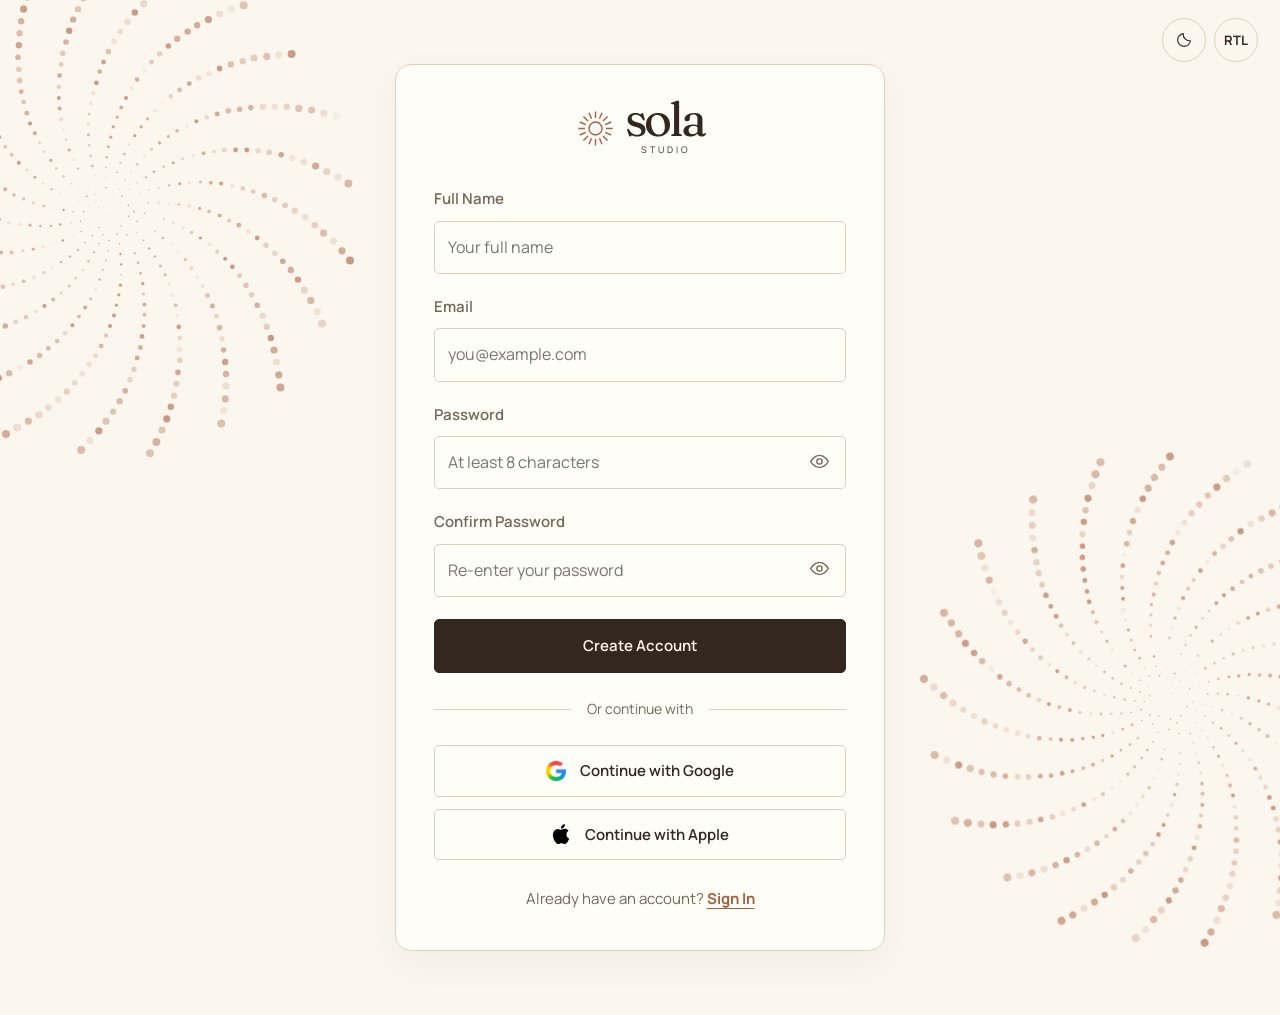
<file: pages/signup.html>
<!doctype html>
<html lang="en" dir="ltr">
  <head>
    <meta charset="utf-8" />
    <meta name="viewport" content="width=device-width,initial-scale=1" />
    <meta name="description" content="Sign Up — Sola Studio member access." />
    <meta name="theme-color" content="#FCF7EE" />
    <title>Sign Up · Sola Studio</title>
    <link rel="icon" type="image/svg+xml" href="../assets/graphics/logo.svg" />
    <link rel="stylesheet" href="../assets/css/fonts.css" />
    <link rel="stylesheet" href="../assets/css/style.css" />
    <link rel="stylesheet" href="../assets/css/dark-mode.css" />
    <link rel="stylesheet" href="../assets/css/rtl.css" />
    <link rel="stylesheet" href="../assets/css/auth.css" />
    <script>
      try {
        document.documentElement.dataset.theme =
          JSON.parse(localStorage.getItem("sola-theme")) || "light";
        document.documentElement.dir =
          JSON.parse(localStorage.getItem("sola-direction")) || "ltr";
      } catch (e) {}
    </script>
    <script defer src="../assets/js/site-config.js"></script>
    <script defer src="../assets/js/main.js"></script>
    <script defer src="../assets/js/auth.js"></script>
  </head>
  <body data-page="signup" class="auth-page">
    <a class="skip" href="#main">Skip to content</a>
    <div
      class="auth-utilities"
      id="auth-utilities"
      aria-label="Display preferences"
    ></div>
    <main class="auth-shell" id="main">
      <section class="auth-card" aria-label="Sign up form">
        <a
          class="brand auth-brand"
          href="../index.html"
          aria-label="Sola Studio — Home"
        >
          <img
            src="../assets/graphics/logo.svg"
            alt=""
            width="39"
            height="39"
          /><span>sola<span class="brand-sub">STUDIO</span></span>
        </a>
        <form id="auth-form" data-auth-mode="signup">
          <div class="field">
            <label for="full-name">Full Name</label
            ><input
              id="full-name"
              name="full-name"
              type="text"
              autocomplete="name"
              placeholder="Your full name"
              required
            />
          </div>
          <div class="field">
            <label for="auth-email">Email</label
            ><input
              id="auth-email"
              name="auth-email"
              type="email"
              autocomplete="email"
              placeholder="you@example.com"
              required
            />
          </div>
          <div class="field">
            <label for="auth-password">Password</label>
            <div class="auth-password">
              <input
                id="auth-password"
                name="auth-password"
                type="password"
                autocomplete="new-password"
                placeholder="At least 8 characters"
                required
                minlength="8"
                data-password
              /><button
                type="button"
                class="password-toggle"
                data-password-toggle="auth-password"
                aria-controls="auth-password"
                aria-pressed="false"
                aria-label="Show password"
              ></button>
            </div>
          </div>
          <div class="field">
            <label for="confirm-password">Confirm Password</label>
            <div class="auth-password">
              <input
                id="confirm-password"
                name="confirm-password"
                type="password"
                autocomplete="new-password"
                placeholder="Re-enter your password"
                required
                minlength="8"
                data-password
              /><button
                type="button"
                class="password-toggle"
                data-password-toggle="confirm-password"
                aria-controls="confirm-password"
                aria-pressed="false"
                aria-label="Show confirm password"
              ></button>
            </div>
          </div>
          <button class="btn auth-submit" type="submit">Create Account</button>
        </form>
        <p
          id="auth-feedback"
          class="auth-feedback"
          role="status"
          aria-live="polite"
          hidden
        ></p>
        <div class="auth-divider">Or continue with</div>
        <div class="auth-social">
          <button type="button" class="social-button" data-provider="Google">
            <img
              src="../assets/graphics/google.png"
              alt=""
              width="20"
              height="20"
            />Continue with Google</button
          ><button type="button" class="social-button" data-provider="Apple">
            <img
              class="apple-logo"
              src="../assets/graphics/apple.svg"
              alt=""
              width="20"
              height="20"
            />Continue with Apple
          </button>
        </div>
        <p class="auth-switch">
          Already have an account? <a href="login.html">Sign In</a>
        </p>
      </section>
    </main>
    <div id="toast" role="status" aria-live="polite"></div>
    <dialog id="modal" aria-label="Password recovery">
      <button class="icon-btn modal-close" aria-label="Close dialog">×</button>
      <div id="modal-body"></div>
    </dialog>
    <noscript
      ><p class="notice">
        Enable JavaScript to use form validation and password visibility
        controls.
      </p></noscript
    >
  </body>
</html>
</file>
<file: assets/css/fonts.css>
@font-face {
  font-family: "Fraunces";
  font-style: italic;
  font-weight: 400;
  font-display: swap;
  src: url(../fonts/fraunces-italic-400.ttf) format("truetype");
}
@font-face {
  font-family: "Fraunces";
  font-style: italic;
  font-weight: 500;
  font-display: swap;
  src: url(../fonts/fraunces-italic-500.ttf) format("truetype");
}
@font-face {
  font-family: "Fraunces";
  font-style: normal;
  font-weight: 400;
  font-display: swap;
  src: url(../fonts/fraunces-400.ttf) format("truetype");
}
@font-face {
  font-family: "Fraunces";
  font-style: normal;
  font-weight: 500;
  font-display: swap;
  src: url(../fonts/fraunces-500.ttf) format("truetype");
}
@font-face {
  font-family: "Fraunces";
  font-style: normal;
  font-weight: 600;
  font-display: swap;
  src: url(../fonts/fraunces-600.ttf) format("truetype");
}
@font-face {
  font-family: "Manrope";
  font-style: normal;
  font-weight: 400;
  font-display: swap;
  src: url(../fonts/manrope-400.ttf) format("truetype");
}
@font-face {
  font-family: "Manrope";
  font-style: normal;
  font-weight: 500;
  font-display: swap;
  src: url(../fonts/manrope-500.ttf) format("truetype");
}
@font-face {
  font-family: "Manrope";
  font-style: normal;
  font-weight: 600;
  font-display: swap;
  src: url(../fonts/manrope-600.ttf) format("truetype");
}
@font-face {
  font-family: "Manrope";
  font-style: normal;
  font-weight: 700;
  font-display: swap;
  src: url(../fonts/manrope-700.ttf) format("truetype");
}
</file>
<file: assets/css/style.css>
:root {
  --bg: #fcf7ee;
  --surface: #f5ebd9;
  --paper: #fffdf8;
  --ink: #34271f;
  --muted: #74675b;
  --clay: #a65f40;
  --saffron: #f3c46c;
  --apricot: #e89b56;
  --line: #ddd2c1;
  --radius: 14px;
  --header: 88px;
  --shadow: 0 12px 38px #34271f0c;
  color-scheme: light;
  --type-body: 16px;
  --type-action: 15px;
  --type-support: 14px;
  --type-meta: 13px;
  --type-eyebrow: 12px;
  --space-1: 8px;
  --space-2: 12px;
  --space-3: 16px;
  --space-4: 24px;
  --space-5: 32px;
  --space-6: 40px;
}
* {
  box-sizing: border-box;
}
html {
  scroll-behavior: smooth;
  scroll-padding-top: 110px;
}
body {
  margin: 0;
  background: var(--bg);
  color: var(--ink);
  font:
    16px/1.7 Manrope,
    sans-serif;
}
button,
input,
select,
textarea {
  font: inherit;
}
button,
a,
input,
select,
textarea {
  -webkit-tap-highlight-color: transparent;
}
a {
  color: inherit;
  text-decoration: none;
}
button {
  color: inherit;
  cursor: pointer;
}
button:disabled {
  cursor: default;
  opacity: 0.65;
}
button svg,
a svg {
  flex-shrink: 0;
}
button {
  border: 0;
  background: none;
}
img {
  max-width: 100%;
  display: block;
}
svg {
  vertical-align: middle;
  flex-shrink: 0;
}
h1,
h2,
h3,
h4,
p {
  margin: 0;
}
h1,
h2,
h3,
h4 {
  font-family: Fraunces, Georgia, serif;
  font-weight: 400;
  line-height: 1.12;
  letter-spacing: -0.035em;
}
h1 {
  font-size: clamp(46px, 5.9vw, 88px);
}
h2 {
  font-size: clamp(36px, 4vw, 56px);
}
h3 {
  font-size: 29px;
}
p {
  color: var(--muted);
}
p + p {
  margin-top: 16px;
}
small {
  font-size: 14px;
  line-height: 1.6;
  color: var(--muted);
}
em {
  font-weight: 400;
  color: var(--clay);
}
::selection {
  background: var(--saffron);
  color: #34271f;
}
:focus-visible {
  outline: 3px solid var(--clay);
  outline-offset: 5px;
}
.skip {
  position: fixed;
  top: -100px;
  left: 20px;
  z-index: 1000;
  background: var(--ink);
  color: var(--bg);
  padding: 12px 20px;
}
.skip:focus {
  top: 10px;
}
.wrap,
.nav-wrap {
  max-width: 1280px;
  margin-inline: auto;
  padding-inline: 48px;
}
.section {
  padding-block: 100px;
}
.section-sm {
  padding-block: 65px;
}
.wrap.page-intro + .wrap.section-sm,
.wrap.alt-hero + .wrap.section-sm {
  padding-top: 24px;
}
.wrap.section + .wrap.section,
.wrap.section-sm + .wrap.section,
.wrap.section + .wrap.section-sm {
  padding-top: 32px;
}
.eyebrow {
  text-transform: uppercase;
  font-size: var(--type-eyebrow);
  letter-spacing: 0.17em;
  font-weight: 700;
  display: block;
  color: var(--clay);
  margin-bottom: 18px;
}
.eyebrow:empty {
  display: none;
}
.section-heading {
  display: flex;
  justify-content: space-between;
  align-items: end;
  gap: 28px;
  margin-bottom: 44px;
}
.section-heading h2 {
  max-width: 660px;
}
.section-heading p {
  max-width: 380px;
}
.section-heading .text-link {
  white-space: nowrap;
}
.text-link {
  display: inline-flex;
  align-items: center;
  gap: 15px;
  border-bottom: 1px solid var(--ink);
  padding-bottom: 5px;
  font-size: var(--type-action);
  font-weight: 700;
}
.text-link:hover {
  color: var(--clay);
  border-color: var(--clay);
}
.btn {
  display: inline-flex;
  align-items: center;
  justify-content: center;
  gap: 22px;
  background: var(--ink);
  color: var(--bg);
  border: 1px solid var(--ink);
  border-radius: 5px;
  padding: 15px 24px;
  font-size: var(--type-action);
  font-weight: 600;
  line-height: 1.5;
  min-height: 50px;
  transition: transform 0.2s;
}
.btn:hover:not(:disabled) {
  background: var(--clay);
  border-color: var(--clay);
  color: var(--paper);
  transform: translateY(-2px);
}
.btn.outline {
  background: transparent;
  color: var(--ink);
  border-color: var(--line);
}
.btn.outline:hover:not(:disabled) {
  border-color: var(--ink);
  background: var(--surface);
  color: var(--ink);
}
.btn.saffron {
  background: var(--saffron);
  color: #34271f;
  border-color: var(--saffron);
}
.btn.small {
  padding: 10px 17px;
  min-height: 44px;
  font-size: var(--type-action);
  gap: 14px;
}
.actions {
  display: flex;
  align-items: center;
  gap: 14px;
  flex-wrap: wrap;
}
.icon-btn {
  display: inline-flex;
  align-items: center;
  justify-content: center;
  width: 44px;
  height: 44px;
  border: 1px solid var(--line);
  border-radius: 50%;
  flex-shrink: 0;
}
.icon-btn:hover {
  background: var(--surface);
}
.text-button {
  font: inherit;
  letter-spacing: inherit;
  padding: 0;
  text-align: start;
}
.text-button:hover {
  text-decoration: underline;
  text-underline-offset: 5px;
}
.pill {
  padding: 5px 12px;
  border: 1px solid var(--line);
  border-radius: 30px;
  font-size: var(--type-meta);
  display: inline-block;
  color: var(--muted);
}
.site-header {
  height: var(--header);
  position: sticky;
  top: 0;
  z-index: 50;
  background: var(--bg);
  border-bottom: 1px solid var(--line);
}
.nav-wrap {
  height: 100%;
  display: flex;
  align-items: center;
  justify-content: space-between;
  gap: 28px;
}
.brand {
  display: inline-flex;
  align-items: center;
  gap: 10px;
  flex-shrink: 0;
}
.brand > span {
  font:
    48px/0.65 Fraunces,
    serif;
  letter-spacing: -0.06em;
}
.brand-sub {
  display: block;
  font:
    9px/1 Manrope,
    sans-serif;
  letter-spacing: 0.34em;
  text-align: center;
  margin-top: 11px;
  margin-inline-start: 3px;
}
.public-nav {
  display: flex;
  align-items: center;
  gap: 27px;
  font-size: 15px;
  font-weight: 600;
}
.public-nav > a,
.home-menu > summary {
  padding-block: 18px;
  position: relative;
}
.public-nav > a[aria-current="page"]:after,
.home-menu > summary[data-current="true"]:after {
  content: "";
  position: absolute;
  bottom: 9px;
  left: 0;
  right: 0;
  height: 2px;
  background: var(--clay);
}
.public-nav a:hover,
.home-menu summary:hover {
  color: var(--clay);
}
.home-menu {
  position: relative;
}
.home-menu summary {
  cursor: pointer;
  list-style: none;
  display: flex;
  align-items: center;
  gap: 6px;
}
.home-menu summary::-webkit-details-marker {
  display: none;
}
.dropdown {
  position: absolute;
  top: 100%;
  inset-inline-start: -20px;
  width: 230px;
  padding: 10px;
  background: var(--paper);
  box-shadow: var(--shadow);
  border: 1px solid var(--line);
  border-radius: 8px;
}
.dropdown a {
  display: block;
  padding: 10px;
  border-radius: 4px;
}
.dropdown a:hover {
  background: var(--surface);
}
.nav-tools {
  display: flex;
  align-items: center;
  gap: 7px;
}
.display-controls {
  display: flex;
  gap: 8px;
}
.nav-panel-tools,
.dashboard-brand,
.sidebar-display-controls {
  display: none;
}
.direction-toggle {
  font-size: 13px;
  font-weight: 700;
}
.mobile-menu,
.nav-backdrop {
  display: none;
}
.nav-login {
  margin-inline-start: 8px;
}
/* Home 1: headline and flowing artwork above an image-led practice panel. */
.home-hero {
  padding-block: 48px 64px;
}
.hero-heading {
  display: grid;
  grid-template-columns: minmax(0, 1.6fr) minmax(0, 1fr);
  gap: 40px;
  align-items: center;
  margin-bottom: 32px;
}
.hero-heading .eyebrow {
  display: block;
  margin-bottom: 22px;
}
.hero-heading h1 {
  font-size: clamp(44px, 5.7vw, 76px);
  line-height: 1.06;
  letter-spacing: -0.05em;
}
.hero-waves {
  display: block;
  width: 100%;
  height: auto;
  aspect-ratio: 3/1;
  object-fit: contain;
}
.hero-stage {
  display: grid;
  grid-template-columns: minmax(0, 1.6fr) minmax(0, 1fr);
  background: var(--surface);
  border-radius: 8px;
  overflow: hidden;
}
.home-hero-photo {
  width: 100%;
  height: 100%;
  aspect-ratio: 3/2;
  object-fit: cover;
  object-position: 45% center;
}
.hero-story {
  display: flex;
  flex-direction: column;
  justify-content: center;
  gap: 28px;
  padding: 40px;
}
.hero-story > p {
  font-size: 18px;
  line-height: 1.75;
  color: var(--ink);
  max-width: 360px;
}
.hero-story .actions {
  display: grid;
  gap: 12px;
}
.hero-story .btn {
  justify-content: space-between;
  width: 100%;
}
.hero-story .hero-welcome {
  font-size: 14px;
  line-height: 1.7;
  color: var(--muted);
}
@media (max-width: 1190px) {
  .nav-tools > .display-controls,
  .nav-tools > .nav-login,
  .dashboard-topbar .actions > .display-controls {
    display: none;
  }
  .sidebar-display-controls {
    display: block;
  }
  .hero-heading {
    gap: 28px;
  }
  .hero-story {
    padding: 28px;
    gap: 22px;
  }
  .hero-story > p {
    font-size: 16px;
  }
  .hero-stage {
    grid-template-columns: minmax(0, 1.35fr) minmax(0, 1fr);
  }
}
@media (min-width: 701px) and (max-width: 960px) {
  .hero-stage {
    grid-template-columns: minmax(0, 1fr);
  }
  .home-hero-photo {
    height: auto;
    aspect-ratio: auto;
  }
  .hero-story {
    display: grid;
    grid-template-columns: minmax(0, 1.15fr) minmax(0, 1fr);
    gap: 16px 28px;
  }
  .hero-story .actions {
    grid-column: 2;
    grid-row: 1/3;
    align-self: center;
  }
  .hero-story > p {
    max-width: none;
  }
}
@media (max-width: 700px) {
  .home-hero {
    padding-block: 36px 48px;
  }
  .hero-heading {
    grid-template-columns: minmax(0, 1fr);
    gap: 14px;
    margin-bottom: 22px;
  }
  .hero-heading h1 {
    font-size: clamp(42px, 10.8vw, 60px);
  }
  .hero-heading .eyebrow {
    margin-bottom: 18px;
  }
  .hero-waves {
    max-height: 96px;
  }
  .hero-stage {
    grid-template-columns: minmax(0, 1fr);
  }
  .hero-story {
    display: flex;
    grid-row: 1;
    padding: 26px;
    gap: 22px;
  }
  .hero-story > p {
    max-width: none;
  }
  .hero-story .hero-welcome {
    font-size: 14px;
  }
  .home-hero-photo {
    height: auto;
  }
}
@media (max-width: 360px) {
  .hero-heading h1 {
    font-size: 42px;
  }
  .hero-story {
    padding: 22px;
  }
}
.values-strip {
  border-block: 1px solid var(--line);
  padding-block: 23px;
  display: grid;
  justify-content: space-between;
  align-items: center;
  gap: var(--space-4);
  font-size: var(--type-support);
  font-weight: 500;
  grid-template-columns: repeat(4, minmax(0, 1fr));
}
.values-strip span {
  display: flex;
  align-items: center;
  gap: 14px;
}
.values-strip svg {
  color: var(--clay);
}
.about-grid {
  display: grid;
  grid-template-columns: 1.08fr 1fr;
  gap: 90px;
  align-items: center;
}
.about-photos {
  display: grid;
  grid-template-columns: 1.2fr 0.8fr;
  gap: var(--space-3);
  align-items: end;
}
.about-photos img:first-child {
  width: 100%;
  height: 390px;
  object-fit: cover;
  border-radius: 160px 160px 5px 5px;
}
.about-photos img:nth-child(2) {
  height: 260px;
  width: 100%;
  object-fit: cover;
  border-radius: 5px;
  margin-bottom: 30px;
}
.about-copy p {
  margin-block: 25px;
}
.about-copy .mini-note {
  display: flex;
  align-items: center;
  gap: 10px;
  font-size: var(--type-support);
  margin-bottom: 24px;
}
.practice-section {
  background: var(--surface);
}
.days {
  display: flex;
  gap: var(--space-1);
  flex-wrap: wrap;
  margin-bottom: 28px;
}
.day-btn,
.chip {
  padding: 10px 18px;
  border: 1px solid var(--line);
  border-radius: 40px;
  font-size: var(--type-support);
  background: transparent;
  min-height: 44px;
}
.day-btn[aria-pressed="true"],
.chip[aria-pressed="true"] {
  background: var(--ink);
  border-color: var(--ink);
  color: var(--bg);
}
.session-row {
  display: flex;
  gap: 25px;
  align-items: center;
  border-top: 1px solid var(--line);
  padding: 25px 0;
}
.session-row:last-child {
  border-bottom: 1px solid var(--line);
}
.session-time {
  min-width: 112px;
  display: flex;
  flex-direction: column;
  gap: 3px;
}
.session-time strong {
  font-size: 16px;
  font-weight: 600;
}
.session-time span,
.session-info > span:last-child {
  color: var(--muted);
  font-size: var(--type-support);
}
.session-info {
  flex: 1;
  min-width: 0;
}
.session-info .eyebrow {
  font-size: var(--type-eyebrow);
  margin-bottom: 7px;
  letter-spacing: 0.1em;
}
.session-info h3 {
  font-size: 27px;
  margin-bottom: 7px;
}
.session-level {
  font-size: var(--type-support);
  min-width: 96px;
  color: var(--muted);
}
.session-action {
  flex-shrink: 0;
}
.schedule-note {
  margin-top: 20px;
  font-size: var(--type-support);
}
.slow-panel {
  background: var(--saffron);
  color: #34271f;
  overflow: hidden;
  position: relative;
}
.slow-grid {
  display: grid;
  grid-template-columns: 0.85fr 1.15fr;
  gap: 100px;
  align-items: center;
  padding-block: 65px;
}
.slow-art {
  max-height: 360px;
  max-width: 100%;
  width: 100%;
  object-fit: contain;
}
.slow-panel h2 {
  font-size: clamp(40px, 4.5vw, 65px);
  max-width: 600px;
}
.slow-panel em {
  color: #8b4c32;
}
.slow-panel p {
  color: #65503c;
  max-width: 440px;
  margin-block: 25px;
}
.slow-panel .eyebrow {
  color: #6b4530;
}
.slow-panel .text-link {
  color: #34271f;
  border-color: #34271f;
}

.plans-section {
  background: var(--surface);
}
.plans-grid {
  display: grid;
  grid-template-columns: repeat(3, 1fr);
  gap: 20px;
}
.plan {
  background: var(--paper);
  border: 1px solid var(--line);
  border-radius: 8px;
  padding: var(--space-5);
  position: relative;
  display: flex;
  flex-direction: column;
  gap: 0;
}
.plan h3 {
  font-size: 29px;
  margin-bottom: 13px;
  min-height: 0;
}
.plan p {
  font-size: 15px;
  min-height: 3.4em;
}
.plan .eyebrow {
  font-size: var(--type-eyebrow);
  letter-spacing: 0.13em;
}
.price {
  font-family: Fraunces, serif;
  font-size: 43px;
  margin-block: 23px;
}
.price span {
  font:
    14px Manrope,
    sans-serif;
  color: var(--muted);
}
.plan ul {
  list-style: none;
  margin: 0 0 28px;
  padding: 0;
  font-size: 15px;
  display: grid;
  gap: var(--space-2);
}
.plan li {
  display: flex;
  gap: 9px;
  align-items: start;
}
.plan li svg {
  color: var(--clay);
  margin-top: 4px;
}
.plan .btn {
  margin-top: auto;
  gap: var(--space-2);
}
.plan small {
  font-size: var(--type-support);
  margin-top: 20px;
  line-height: 1.6;
}
.plan.featured {
  background: #eed2a5;
  border-color: #c59b65;
  color: #34271f;
}
.plan.featured p,
.plan.featured small,
.plan.featured .price span {
  color: #65503c;
}
.plan.featured .eyebrow {
  color: #75402a;
}
.plan.featured .btn {
  background: #34271f;
  color: #fcf7ee;
  border-color: #34271f;
}
.plan-tag {
  position: absolute;
  top: -15px;
  inset-inline-end: 18px;
  font-size: var(--type-meta);
  background: #34271f;
  color: #fcf7ee;
  padding: 5px 12px;
  border-radius: 15px;
}
.closing {
  display: grid;
  grid-template-columns: 1fr 1fr;
  background: var(--surface);
  border-radius: 8px;
  overflow: hidden;
  min-height: 390px;
}
.closing-visual {
  position: relative;
  min-height: 420px;
  overflow: hidden;
}
.closing-visual img {
  height: 100%;
  width: 100%;
  object-fit: cover;
  position: absolute;
  inset: 0;
  object-position: 87% center;
}
.closing-copy {
  padding: 48px;
  display: flex;
  align-items: start;
  flex-direction: column;
  justify-content: center;
  gap: 0;
}
.closing-copy h2 {
  font-size: 47px;
}
.closing-copy p {
  margin-block: 22px;
  font-size: var(--type-body);
}
.site-footer {
  border-top: 1px solid var(--line);
  padding-block: 62px 25px;
}
.footer-brand p {
  max-width: 280px;
  margin-top: 23px;
  font-size: 15px;
}
.footer-bottom {
  padding-inline-end: 52px;
  display: flex;
  justify-content: space-between;
  gap: 25px;
  border-top: 1px solid var(--line);
  padding-top: 25px;
  margin-top: 50px;
  font-size: var(--type-meta);
  color: var(--muted);
}
.back-top {
  position: fixed;
  inset-inline-end: 25px;
  bottom: 25px;
  background: var(--ink);
  color: var(--bg);
  width: 46px;
  height: 46px;
  border-radius: 50%;
  z-index: 40;
  box-shadow: var(--shadow);
  opacity: 0;
  pointer-events: none;
  transform: translateY(10px);
  transition: 0.2s;
}
.back-top.show {
  opacity: 1;
  pointer-events: auto;
  transform: none;
}
#toast {
  position: fixed;
  bottom: 28px;
  left: 50%;
  transform: translate(-50%, 20px);
  padding: 15px 22px;
  background: var(--ink);
  color: var(--bg);
  border: 1px solid var(--line);
  border-radius: 8px;
  max-width: calc(100% - 40px);
  width: max-content;
  z-index: 200;
  box-shadow: var(--shadow);
  font-size: 14px;
  opacity: 0;
  pointer-events: none;
  transition: 0.2s;
}
#toast.visible {
  opacity: 1;
  transform: translate(-50%, 0);
}
dialog {
  padding: 45px;
  border: 1px solid var(--line);
  background: var(--paper);
  color: var(--ink);
  border-radius: 16px;
  max-width: 600px;
  width: calc(100% - 32px);
  max-height: 85dvh;
  overflow: auto;
  overflow-wrap: anywhere;
}
dialog::backdrop {
  background: #211c1980;
  backdrop-filter: blur(4px);
}
dialog h2 {
  padding-inline-end: 28px;
  font-size: 40px;
  margin-bottom: 20px;
}
dialog p {
  margin-block: 15px;
}
dialog .modal-close {
  position: absolute;
  top: 12px;
  inset-inline-end: 12px;
  width: 44px;
  height: 44px;
}
.details-list {
  padding: 0;
  margin-block: 25px;
}
.details-list > div {
  display: flex;
  gap: 25px;
  justify-content: space-between;
  border-bottom: 1px solid var(--line);
  padding-block: 12px;
  font-size: var(--type-support);
}
.details-list dt {
  color: var(--muted);
}
.details-list dd {
  margin: 0;
  text-align: end;
}
.notice {
  font-size: var(--type-support);
  border: 1px solid var(--line);
  padding: 15px;
  border-radius: 6px;
  background: var(--surface);
  color: var(--muted);
}
.page-intro {
  padding-block: 65px 55px;
  position: relative;
}
.page-intro h1 {
  font-size: clamp(48px, 5.4vw, 75px);
  max-width: 900px;
}
.page-intro p {
  max-width: 580px;
  margin-top: 24px;
}
.intro-row {
  display: flex;
  justify-content: space-between;
  gap: 40px;
  align-items: end;
}
.intro-art {
  width: 150px;
  height: 150px;
  object-fit: contain;
}
.filters {
  background: var(--surface);
  padding: 28px;
  border-radius: 8px;
  display: flex;
  gap: var(--space-4);
  align-items: end;
  flex-wrap: wrap;
  margin-bottom: 28px;
}
.field {
  display: grid;
  gap: 10px;
  flex: 1;
  min-width: 140px;
}
.field label,
.field > span {
  font-size: 15px;
  font-weight: 600;
  color: var(--muted);
}
textarea {
  border: 1px solid var(--line);
  border-radius: 5px;
  background: var(--paper);
  color: var(--ink);
  padding: 12px 13px;
  width: 100%;
  max-width: 100%;
}
input:not([type="checkbox"]):not([type="range"]),
select {
  border: 1px solid var(--line);
  border-radius: 5px;
  background: var(--paper);
  color: var(--ink);
  padding: 12px 13px;
  width: 100%;
  min-height: 48px;
  max-width: 100%;
}
select {
  cursor: pointer;
  appearance: none;
  padding-inline: 13px 48px;
  background-image: url("data:image/svg+xml,%3Csvg xmlns='http://www.w3.org/2000/svg' width='16' height='16' viewBox='0 0 24 24' fill='none' stroke='%23746556' stroke-width='1.8' stroke-linecap='round' stroke-linejoin='round'%3E%3Cpath d='m6 9 6 6 6-6'/%3E%3C/svg%3E");
  background-repeat: no-repeat;
  background-position: right 16px center;
  background-size: 16px;
}
.compact-select {
  display: none;
}
textarea {
  resize: vertical;
  min-height: 120px;
}
.filters .btn {
  min-height: 48px;
}
.results-count {
  font-size: var(--type-support);
  color: var(--muted);
  margin-bottom: 15px;
}
.empty {
  border: 1px dashed var(--line);
  border-radius: 8px;
  padding: var(--space-6);
  text-align: center;
}
.empty p {
  margin-top: 15px;
}
.first-visit {
  display: grid;
  grid-template-columns: 1fr 1fr;
  gap: 90px;
  align-items: start;
}
.faq-list details {
  border-bottom: 1px solid var(--line);
  padding-block: 20px;
}
.faq-list summary {
  cursor: pointer;
  font-size: 15px;
  font-weight: 600;
  list-style: none;
  display: flex;
  justify-content: space-between;
  align-items: center;
  gap: 20px;
}
.faq-list summary:after {
  content: "+";
  font-size: 24px;
  font-weight: 400;
}
.faq-list details[open] summary:after {
  content: "−";
}
.faq-list p {
  font-size: var(--type-body);
  margin-top: 15px;
}
.scroll-hint {
  margin: 0 0 16px;
  font-size: 14px;
  color: var(--muted);
}
.alt-hero {
  display: grid;
  grid-template-columns: 1.15fr 0.85fr;
  gap: 65px;
  align-items: center;
  padding-block: 60px;
}
.alt-hero h1 {
  font-size: clamp(48px, 5.7vw, 80px);
}
.alt-hero p {
  max-width: 480px;
  margin-block: 25px;
}
.alt-visual {
  position: relative;
}
.alt-visual > img:first-child {
  height: auto;
  width: 100%;
  object-fit: cover;
  border-radius: 8px 8px 90px 8px;
  aspect-ratio: 3 / 2;
}
.alt-visual > img:last-child {
  position: absolute;
  width: 200px;
  top: -45px;
  inset-inline-start: -45px;
  background: var(--bg);
  border-radius: 50%;
}
.finder {
  border: 1px solid var(--line);
  border-radius: 10px;
  background: var(--paper);
  padding: var(--space-6);
  box-shadow: var(--shadow);
}
.finder h2 {
  font-size: 37px;
  margin-bottom: 13px;
}
.finder .filters {
  margin-top: 28px;
  padding: 24px;
  display: grid;
  grid-template-columns: repeat(4, minmax(0, 1fr));
  gap: 20px;
}
.finder .field {
  min-width: 0;
}
.finder .filters > .btn {
  grid-column: 1 / -1;
  justify-self: start;
}
.finder-result {
  border-top: 1px solid var(--line);
  padding-top: 28px;
  margin-top: 28px;
}
.finder-result h3 {
  margin-bottom: 10px;
}
.finder-result p {
  font-size: var(--type-body);
  margin-bottom: 15px;
}
.compare-practices {
  display: grid;
  grid-template-columns: 1fr 1fr;
  gap: 35px;
}
.compare-practices img {
  height: 310px;
  width: 100%;
  object-fit: cover;
  border-radius: 8px;
}
.compare-practices h3 {
  margin-block: 22px 12px;
  font-size: 36px;
}
.compare-practices p {
  max-width: 470px;
  font-size: var(--type-body);
  margin-bottom: 20px;
}
.day-story {
  display: grid;
  grid-template-columns: repeat(3, 1fr);
  gap: 32px;
}
.day-story article {
  border-top: 1px solid var(--line);
  padding-top: 20px;
}
.day-story h3 {
  margin-block: 20px 15px;
}
.day-story p {
  font-size: 15px;
}
.day-story img {
  height: auto;
  object-fit: cover;
  width: 100%;
  margin-top: 24px;
  border-radius: 6px;
  aspect-ratio: 3 / 2;
}
.workshop {
  padding: 55px;
  display: grid;
  grid-template-columns: 1fr 0.8fr;
  gap: 80px;
  align-items: center;
  background: var(--surface);
  border-radius: 8px;
}
.workshop .art-panel {
  border-radius: 100px 5px 100px 5px;
  overflow: hidden;
  background: var(--saffron);
  height: 290px;
}
.art-panel img {
  height: 100%;
  width: 100%;
  object-fit: cover;
  transform: scale(1.08);
}
.workshop p {
  margin-block: 22px;
}
.spotlight {
  display: grid;
  grid-template-columns: 0.85fr 1.15fr;
  gap: 75px;
  align-items: center;
}
.spotlight > img {
  width: 100%;
  height: auto;
  max-height: none;
  object-fit: cover;
  border-radius: 200px 200px 8px 8px;
  aspect-ratio: 4 / 5;
  object-position: center 35%;
}
.spotlight p {
  margin-block: 25px;
}
.spotlight .specialty {
  font-size: var(--type-support);
}
.membership-all .plans-grid {
  grid-template-columns: repeat(4, 1fr);
  gap: var(--space-3);
}
.membership-all .plan {
  padding: 28px;
}
.membership-all .plan h3 {
  font-size: 30px;
  min-height: 2.25em;
}
.membership-all .price {
  font-size: 37px;
}
.membership-all .plan .btn {
  font-size: var(--type-action);
  padding-inline: 18px;
}
.contact-grid {
  display: grid;
  grid-template-columns: 1fr 1fr;
  gap: 64px;
}
.contact-visual img {
  height: 340px;
  width: 100%;
  object-fit: cover;
  border-radius: 6px 130px 6px 6px;
}
.contact-visual h3 {
  margin-top: 28px;
}
.contact-visual p {
  margin-block: 15px;
  font-size: var(--type-body);
}
.form-grid {
  display: grid;
  grid-template-columns: 1fr 1fr;
  gap: 20px;
}
.form-grid .wide {
  grid-column: 1/-1;
}
.form-grid .field {
  min-width: 0;
}
.checkbox-field {
  display: flex;
  gap: 10px;
  align-items: start;
  font-size: var(--type-support);
  color: var(--muted);
}
.checkbox-field input {
  margin-top: 5px;
  accent-color: var(--clay);
  width: 16px;
  height: 16px;
}
.form-feedback {
  font-size: var(--type-support);
  color: var(--clay);
  margin-top: 14px;
}
.dashboard-shell {
  display: grid;
  grid-template-columns: 264px minmax(0, 1fr);
  min-height: 100dvh;
}
.dashboard-sidebar {
  position: sticky;
  top: 0;
  height: 100dvh;
  overflow-y: auto;
  padding: 28px 20px;
  background: var(--paper);
  border-inline-end: 1px solid var(--line);
  display: flex;
  flex-direction: column;
  z-index: 70;
}
.dashboard-sidebar .brand {
  margin-inline: 12px;
  margin-bottom: 32px;
}
.sidebar-label {
  font-size: var(--type-eyebrow);
  letter-spacing: 0.1em;
  color: var(--muted);
  margin: 0 12px 17px;
}
.dashboard-nav {
  display: grid;
  gap: 6px;
}
.dashboard-nav a {
  display: flex;
  align-items: center;
  gap: var(--space-2);
  font-size: 15px;
  padding: 12px;
  border-radius: 6px;
  color: var(--muted);
  line-height: 1.4;
  min-height: 46px;
}
.dashboard-nav a[aria-current="page"] {
  background: var(--surface);
  color: var(--ink);
  font-weight: 600;
}
.dashboard-nav a:hover {
  background: var(--surface);
}
.sidebar-bottom {
  margin-top: auto;
  padding: 24px 12px 0;
  display: grid;
  gap: 20px;
  font-size: var(--type-support);
}
.sidebar-bottom a,
.sidebar-bottom button {
  min-height: 44px;
  display: flex;
  align-items: center;
  gap: 10px;
  padding: 0;
  text-align: start;
}
.dashboard-main {
  min-width: 0;
}
.dashboard-topbar {
  height: 78px;
  border-bottom: 1px solid var(--line);
  display: flex;
  align-items: center;
  justify-content: space-between;
  padding-inline: 38px;
  background: var(--paper);
  position: sticky;
  top: 0;
  z-index: 45;
  gap: 15px;
}
.dashboard-topbar > span {
  font-size: var(--type-support);
  color: var(--muted);
}
.avatar {
  display: flex;
  width: 38px;
  height: 38px;
  background: var(--saffron);
  color: #34271f;
  border-radius: 50%;
  align-items: center;
  justify-content: center;
  font-size: 14px;
  font-weight: 600;
}
.dashboard-content {
  padding: 35px 38px;
  max-width: 1500px;
  margin: auto;
}

.dash-heading {
  display: flex;
  align-items: center;
  justify-content: space-between;
  gap: 25px;
  margin-bottom: 28px;
}
.dash-heading > div {
  min-width: 0;
  flex: 1;
}
.dash-heading h1 {
  overflow-wrap: anywhere;
  font-size: 39px;
}
.dash-heading p {
  font-size: 15px;
  margin-top: 10px;
}
.dash-heading .eyebrow {
  font-size: var(--type-eyebrow);
  margin-bottom: 10px;
}
.stats-grid {
  display: grid;
  grid-template-columns: repeat(4, minmax(0, 1fr));
  gap: 20px;
  margin-bottom: 28px;
}
.stat-card {
  background: var(--paper);
  border: 1px solid var(--line);
  border-radius: 8px;
  padding: 24px;
  display: flex;
  flex-direction: column;
  min-width: 0;
}
.stat-card > div {
  display: flex;
  align-items: start;
  justify-content: space-between;
  font-size: var(--type-support);
  color: var(--muted);
  gap: 10px;
  min-height: 0;
  line-height: 1.4;
}
.stat-card strong {
  display: block;
  font:
    40px Fraunces,
    serif;
  margin-block: 12px;
  min-height: 50px;
  line-height: 1.25;
}
.stat-card .stat-value-label {
  font-size: 28px;
}
.stat-card small {
  font-size: var(--type-meta);
  margin-top: auto;
  line-height: 1.6;
}
.dash-grid {
  display: grid;
  grid-template-columns: 1.35fr 1fr;
  gap: var(--space-4);
  margin-bottom: 25px;
}
.panel {
  background: var(--paper);
  border: 1px solid var(--line);
  border-radius: 8px;
  padding: 28px;
  min-width: 0;
}
.panel p {
  font-size: 15px;
}
.panel + .panel-block {
  margin-top: 25px;
}
.panel-title {
  display: flex;
  align-items: start;
  justify-content: space-between;
  gap: 12px 20px;
  margin-bottom: 25px;
  flex-wrap: wrap;
}
.panel-title h2 {
  font-size: 23px;
  letter-spacing: -0.02em;
}
.panel-title a {
  font-size: var(--type-support);
  text-decoration: underline;
  text-underline-offset: 4px;
}
.next-session {
  background: var(--surface);
  border-radius: 6px;
  padding: 25px;
}
.next-session h3 {
  font-size: 32px;
  margin-block: 15px;
}
.next-session p {
  font-size: 15px;
}
.next-session .actions {
  margin-top: 23px;
}
.next-session .eyebrow {
  font-size: var(--type-eyebrow);
}
.progress {
  width: 100%;
  height: 8px;
  background: var(--line);
  border-radius: 6px;
  overflow: hidden;
  margin-block: 20px;
}
.progress span {
  height: 100%;
  display: block;
  background: var(--clay);
  border-radius: 6px;
}
.usage-numbers {
  display: flex;
  justify-content: space-between;
  font-size: var(--type-support);
  color: var(--muted);
  gap: var(--space-3);
  flex-wrap: wrap;
}
.membership-summary h3 {
  font-size: 34px;
  margin-block: 12px;
}
.membership-summary > p {
  font-size: 15px;
}
.membership-summary .btn {
  margin-top: 25px;
}
.activity-list {
  list-style: none;
  padding: 0;
  margin: 0;
}
.activity-list li {
  display: flex;
  align-items: start;
  gap: 13px;
  border-bottom: 1px solid var(--line);
  padding-block: 16px;
  font-size: 15px;
}
.activity-list li:last-child {
  border-bottom: 0;
}
.activity-list small {
  display: block;
  font-size: var(--type-meta);
  margin-top: 4px;
}
.activity-dot {
  width: 8px;
  height: 8px;
  border-radius: 50%;
  background: var(--clay);
  margin-top: 9px;
  flex-shrink: 0;
}
.dash-section-title {
  font:
    400 25px Fraunces,
    serif;
  margin-block: 32px 20px;
}
.dashboard-content .session-row {
  gap: 18px;
  padding-block: 22px;
}
.dashboard-content .session-info h3 {
  font-size: 24px;
}
.dashboard-content .session-level {
  display: none;
}
.dashboard-content .session-time {
  min-width: 112px;
}
.dashboard-content .session-time strong {
  font-size: 16px;
}
.dashboard-content .session-time span {
  font-size: var(--type-support);
}
.dashboard-content .session-info > span:last-child {
  font-size: var(--type-support);
}
.dashboard-content .filters {
  background: var(--paper);
  border: 1px solid var(--line);
}
.dashboard-menu {
  display: none;
}
.drawer-backdrop {
  display: none;
}
.ledger {
  width: 100%;
  border-collapse: collapse;
  font-size: var(--type-support);
  min-width: 640px;
}
.ledger th,
.ledger td {
  text-align: start;
  padding: 16px 12px;
  border-bottom: 1px solid var(--line);
}
.ledger th {
  font-size: var(--type-meta);
  color: var(--muted);
  font-weight: 500;
  white-space: nowrap;
}
.ledger-scroll {
  overflow: auto;
}
.status {
  font-size: var(--type-meta);
  background: var(--surface);
  padding: 5px 10px;
  border-radius: 20px;
  white-space: normal;
  line-height: 1.5;
  display: inline-block;
}
.profile-form {
  display: grid;
  gap: 22px;
  max-width: 570px;
}
.settings-actions {
  display: grid;
  gap: 18px;
  margin-top: 28px;
}
.settings-row {
  display: flex;
  align-items: center;
  justify-content: space-between;
  gap: 20px;
  border-bottom: 1px solid var(--line);
  padding-block: 18px;
}
.settings-row > .btn {
  flex-shrink: 0;
  white-space: nowrap;
}
.settings-row p {
  font-size: 15px;
}
.settings-row h3 {
  font:
    600 14px Manrope,
    sans-serif;
  letter-spacing: 0;
  margin-bottom: 8px;
}
.danger {
  color: #a14431;
}
.renewal-grid {
  display: grid;
  grid-template-columns: 1fr 1fr;
  gap: 25px;
}
.renewal-grid .field {
  margin-block: 20px;
}
.renewal-grid .notice {
  margin-block: 20px;
}
.renewal-grid h2 {
  font-size: 29px;
}
.history-items {
  display: grid;
  gap: var(--space-2);
}
.history-item {
  padding: 18px;
  border: 1px solid var(--line);
  border-radius: 6px;
  display: flex;
  align-items: center;
  justify-content: space-between;
  gap: var(--space-4);
  font-size: var(--type-support);
  flex-wrap: wrap;
}
.history-item small {
  font-size: var(--type-meta);
}
.table-caption {
  font-size: var(--type-support);
  margin-top: 20px;
}
[hidden] {
  display: none !important;
}
.sr-only {
  position: absolute;
  width: 1px;
  height: 1px;
  padding: 0;
  margin: -1px;
  overflow: hidden;
  clip: rect(0, 0, 0, 0);
  white-space: nowrap;
  border: 0;
}
.spotlight > img[src*="guide-leela"] {
  aspect-ratio: 3 / 2;
  border-radius: 8px 8px 100px 8px;
}
.practice-layout {
  display: grid;
  grid-template-columns: minmax(0, 0.8fr) minmax(0, 1.2fr);
  gap: 28px 48px;
  align-items: start;
}
.practice-tabs {
  display: grid;
  align-self: stretch;
  grid-template-rows: repeat(6, 1fr);
  border-block: 1px solid var(--line);
}
.practice-tab {
  display: flex;
  align-items: center;
  justify-content: space-between;
  gap: 16px;
  padding: 14px 0;
  border-bottom: 1px solid var(--line);
  font:
    400 25px/1.3 Fraunces,
    serif;
  color: var(--muted);
  text-align: start;
}
.practice-tab:last-child {
  border-bottom: 0;
}
.practice-tab span {
  margin-inline-start: auto;
  font:
    12px Manrope,
    sans-serif;
  color: var(--muted);
}
.practice-tab[aria-selected="true"] {
  color: var(--ink);
}
.practice-tab[aria-selected="true"] svg {
  color: var(--clay);
  transform: rotate(-35deg);
}
.practice-panel {
  display: contents;
}
.practice-panel > img {
  grid-column: 2;
  grid-row: 1;
  align-self: center;
  width: 100%;
  height: auto;
  aspect-ratio: 3 / 2;
  object-fit: cover;
  border-radius: 8px;
}
.practice-panel-content {
  grid-column: 1 / -1;
  display: grid;
  grid-template-columns: minmax(0, 0.8fr) minmax(0, 1.2fr);
  gap: 48px;
  padding-top: 28px;
  border-top: 1px solid var(--line);
}
.practice-meta {
  display: flex;
  gap: 16px;
  flex-wrap: wrap;
  margin-bottom: 16px;
}
.practice-meta .pill {
  border: 0;
  border-radius: 0;
  padding: 0;
  font-size: 14px;
}
.practice-summary h3 {
  font-size: 32px;
  max-width: 400px;
}
.practice-description p {
  font-size: 16px;
  max-width: 600px;
}
.practice-description .actions {
  margin-top: 18px;
}
.guides-grid {
  display: grid;
  grid-template-columns: repeat(3, minmax(0, 1fr));
  gap: 28px;
}
.guide-card {
  min-width: 0;
}
.guide-portrait {
  width: 100%;
  height: auto;
  aspect-ratio: 3 / 2;
  object-fit: cover;
  border-radius: 8px 8px 60px 8px;
}
.guide-name {
  display: flex;
  align-items: center;
  justify-content: space-between;
  gap: 16px;
  margin-top: 24px;
}
.guide-name h3 {
  font-size: 30px;
}
.guide-card p {
  margin-top: 10px;
  font-size: 15px;
}
.guide-card .text-link {
  margin-top: 18px;
}
.footer-top {
  display: grid;
  grid-template-columns: 1.5fr 1fr 1.2fr 0.8fr;
  gap: 40px;
}
.footer-group h3 {
  font:
    600 14px/1.5 Manrope,
    sans-serif;
  letter-spacing: 0.05em;
  margin-bottom: 22px;
}
.footer-links {
  display: flex;
  flex-direction: column;
  align-items: start;
  gap: 14px;
  font-size: 15px;
}
.footer-links a:hover {
  text-decoration: underline;
  text-underline-offset: 4px;
}
.footer-brand p {
  max-width: 270px;
}
.class-intro .intro-row {
  display: grid;
  grid-template-columns: minmax(0, 1.15fr) minmax(0, 0.85fr);
  gap: 48px;
  align-items: center;
}
.class-banner-art {
  width: 100%;
  max-width: 420px;
  aspect-ratio: 1;
  object-fit: contain;
  justify-self: end;
}
.weekly-explorer {
  display: block;
}
.week-tabs {
  display: grid;
  grid-template-columns: repeat(7, minmax(0, 1fr));
  gap: 10px;
  margin-bottom: 32px;
}
.week-tab {
  border: 1px solid var(--line);
  border-radius: 8px;
  padding: 16px 10px;
  min-height: 80px;
  display: grid;
  gap: 4px;
  text-align: center;
}
.week-tab strong {
  font-size: 14px;
  font-weight: 600;
}
.week-tab span {
  font-size: 14px;
  color: var(--muted);
}
.week-tab[aria-selected="true"] {
  background: var(--ink);
  color: var(--bg);
  border-color: var(--ink);
}
.week-tab[aria-selected="true"] span {
  color: inherit;
}
.week-heading {
  display: flex;
  align-items: baseline;
  justify-content: space-between;
  gap: 24px;
  margin-bottom: 24px;
}
.week-heading h3 {
  font-size: 30px;
}
.week-heading > span {
  font-size: 14px;
  color: var(--muted);
}
.week-sessions {
  display: grid;
  grid-template-columns: repeat(2, minmax(0, 1fr));
  gap: 20px;
}
.week-card {
  padding: 28px;
  border: 1px solid var(--line);
  border-radius: 10px;
  background: var(--paper);
  display: flex;
  flex-direction: column;
}
.week-card-top {
  display: flex;
  align-items: baseline;
  justify-content: space-between;
  gap: 20px;
  margin-bottom: 20px;
}
.week-card-top time {
  font-size: 21px;
  font-weight: 600;
}
.week-card-top > span {
  font-size: 14px;
  color: var(--muted);
}
.week-card h4 {
  font-size: 30px;
  margin-bottom: 12px;
}
.week-card p {
  font-size: 15px;
}
.week-card-actions {
  display: flex;
  justify-content: space-between;
  align-items: center;
  gap: 16px;
  flex-wrap: wrap;
  margin-top: auto;
  padding-top: 26px;
}
.week-card-actions .text-link {
  font-size: 14px;
}
.instructor-intro {
  padding-bottom: 40px;
}
.instructor-intro p {
  max-width: 620px;
}
.guide-feature {
  display: grid;
  grid-template-columns: minmax(0, 1.15fr) minmax(0, 0.85fr);
  gap: 48px;
  align-items: center;
  padding-block: 24px 48px;
}
.guide-feature-image img,
.guide-pair-image img {
  width: 100%;
  height: auto;
  aspect-ratio: 3 / 2;
  object-fit: cover;
}
.guide-feature-image {
  border-radius: 8px 100px 8px 8px;
  overflow: hidden;
}
.guide-feature-copy h2 {
  font-size: 48px;
}
.guide-specialty {
  color: var(--clay);
  font-size: 15px;
  margin-block: 14px 22px;
}
.guide-feature-copy h3 {
  font-size: 32px;
  margin-bottom: 20px;
}
.guide-feature-copy > p:not(.guide-specialty) {
  font-size: 16px;
  margin-bottom: 24px;
}
.guide-pair {
  display: grid;
  grid-template-columns: repeat(2, minmax(0, 1fr));
  gap: 48px;
  padding-top: 24px;
}
.guide-pair article {
  display: flex;
  flex-direction: column;
  min-width: 0;
}
.guide-pair-image {
  border-radius: 100px 100px 8px 8px;
  overflow: hidden;
}
.guide-pair article:nth-child(2) .guide-pair-image {
  border-radius: 80px 8px 8px 8px;
}
.guide-profile-copy {
  display: flex;
  flex-direction: column;
  flex: 1;
  align-items: start;
  padding-top: 28px;
}
.guide-profile-copy > .text-link {
  margin-top: auto;
}
.guide-profile-copy h2 {
  font-size: 38px;
}
.guide-profile-copy > p:not(.guide-specialty) {
  max-width: 460px;
  margin-bottom: 22px;
  font-size: 16px;
}
.guide-closing {
  display: flex;
  align-items: center;
  justify-content: space-between;
  gap: 40px;
  padding-block: 0 72px;
}
.guide-closing p {
  font-size: 14px;
  max-width: 600px;
}
.comparison {
  display: block;
}
.comparison-top {
  display: grid;
  grid-template-columns: minmax(0, 1.2fr) minmax(0, 0.8fr);
  gap: 72px;
  align-items: center;
  margin-bottom: 36px;
}
.comparison-top h2 {
  max-width: 650px;
}
.comparison-top > div > p {
  margin-top: 22px;
  font-size: 16px;
  max-width: 580px;
}
.range-field {
  background: var(--paper);
  border: 1px solid var(--line);
  border-radius: 10px;
  padding: 28px;
}
.range-field label {
  display: flex;
  align-items: baseline;
  justify-content: space-between;
  gap: 24px;
  margin-bottom: 24px;
  font-size: 15px;
}
.range-field input {
  width: 100%;
  accent-color: var(--clay);
  cursor: pointer;
}
.range-field p {
  margin-top: 18px;
  font-size: 15px;
}
.comparison-results {
  display: grid;
  grid-template-columns: repeat(2, minmax(0, 1fr));
  gap: 20px;
}
.comparison-card {
  background: var(--paper);
  border: 1px solid var(--line);
  border-radius: 10px;
  padding: 28px;
  display: grid;
  grid-template-columns: minmax(0, 1fr) auto;
  gap: 24px;
}
.comparison-card .eyebrow {
  margin-bottom: 12px;
}
.comparison-card h3 {
  font-size: 29px;
}
.comparison-cost {
  font:
    38px/1.2 Fraunces,
    serif;
  text-align: end;
}
.comparison-cost span {
  display: block;
  font:
    14px/1.6 Manrope,
    sans-serif;
  color: var(--muted);
  margin-top: 7px;
}
.comparison-card dl {
  grid-column: 1 / -1;
  border-top: 1px solid var(--line);
  padding-top: 18px;
  margin: 0;
  display: grid;
  gap: 12px;
  font-size: 14px;
}
.comparison-card dl > div {
  display: flex;
  justify-content: space-between;
  gap: 24px;
}
.comparison-card dt {
  color: var(--muted);
}
.comparison-card dd {
  margin: 0;
  text-align: end;
}
.calculation-note {
  margin-top: 24px;
  max-width: 960px;
  font-size: 14px;
  color: var(--muted);
}
.calculation-note summary {
  cursor: pointer;
  display: inline-block;
  text-decoration: underline;
  text-underline-offset: 4px;
}
.calculation-note p {
  margin-top: 14px;
}
@media (min-width: 1600px) {
  .wrap,
  .nav-wrap {
    max-width: 1380px;
  }
}
@media (max-width: 1390px) {
  .membership-all .plan p {
    min-height: 0;
  }
  .membership-all .plans-grid {
    grid-template-columns: repeat(2, minmax(0, 1fr));
    gap: 28px;
  }
  .stats-grid {
    grid-template-columns: repeat(2, minmax(0, 1fr));
  }
  .membership-all .plan h3 {
    min-height: 0;
  }
}
@media (max-width: 1190px) {
  .compact-select-native {
    display: none;
  }
  .compact-select {
    display: block;
    position: relative;
    min-width: 0;
  }
  .compact-select-trigger {
    display: flex;
    align-items: center;
    justify-content: space-between;
    gap: 16px;
    width: 100%;
    min-height: 52px;
    padding: 12px 16px;
    border: 1px solid var(--line);
    border-radius: 5px;
    background: var(--paper);
    color: var(--ink);
    font-size: 16px;
    text-align: start;
  }
  .compact-select-trigger svg {
    flex-shrink: 0;
  }
  .compact-select-options {
    position: absolute;
    inset-inline: 0;
    top: calc(100% + 6px);
    z-index: 60;
    overflow-y: auto;
    overscroll-behavior: contain;
    padding: 6px;
    border: 1px solid var(--line);
    border-radius: 8px;
    background: var(--paper);
    color: var(--ink);
    box-shadow: var(--shadow);
  }
  .compact-select-options[hidden] {
    display: none;
  }
  .menu-above .compact-select-options {
    top: auto;
    bottom: calc(100% + 6px);
  }
  .compact-select-option {
    padding: 12px;
    min-height: 48px;
    font-size: 16px;
    line-height: 1.5;
    border-radius: 4px;
    cursor: pointer;
  }
  .compact-select-option:is(:hover, .is-active),
  .compact-select-option[aria-selected="true"] {
    background: var(--surface);
    color: var(--ink);
  }
  .public-nav {
    display: none;
    position: absolute;
    top: var(--header);
    inset-inline-end: 0;
    width: min(380px, calc(100% - 24px));
    height: calc(100dvh - var(--header));
    padding: 20px 28px;
    background: var(--paper);
    border-bottom: 1px solid var(--line);
    box-shadow: var(--shadow);
    max-height: calc(100dvh - var(--header));
    overscroll-behavior: contain;
    z-index: 1;
    overflow: auto;
    gap: 17px;
  }
  .site-header[data-menu-open] .nav-backdrop {
    display: block;
    position: fixed;
    inset: var(--header) 0 0;
    background: #34271f33;
    z-index: 0;
  }
  .public-nav.open {
    display: flex;
    flex-direction: column;
    align-items: stretch;
    gap: 2px;
  }
  .nav-panel-tools {
    display: flex;
    flex-direction: column;
    align-items: stretch;
    gap: 20px;
    padding-block: 22px;
    border-top: 1px solid var(--line);
    margin-top: 16px;
  }
  .nav-panel-tools .nav-login {
    margin: 0;
  }
  .public-nav > a,
  .home-menu > summary {
    padding: 12px 6px;
    font-size: 16px;
    min-height: 44px;
  }
  .dropdown {
    position: static;
    width: auto;
    box-shadow: none;
    margin-bottom: 8px;
    margin-top: 5px;
  }
  .mobile-menu {
    display: flex;
  }
  .wrap,
  .nav-wrap {
    padding-inline: 32px;
  }
  .nav-wrap {
    gap: 20px;
  }
  .nav-tools .icon-btn {
    width: 44px;
    height: 44px;
  }
  .nav-login {
    padding: 11px 14px;
    gap: 10px;
  }
  .about-grid {
    gap: 50px;
  }
  .alt-visual > img:first-child {
    border-radius: 8px 8px 32px 8px;
    aspect-ratio: auto;
  }
  .alt-visual {
    display: flex;
    flex-direction: column;
    align-items: center;
    gap: 18px;
  }
  .alt-visual > img:last-child {
    position: static;
    order: -1;
    width: 130px;
    background: none;
  }
  .compare-practices img {
    height: auto;
    aspect-ratio: auto;
  }
  .day-story {
    grid-template-columns: minmax(0, 1fr);
    gap: 28px;
  }
  .day-story article {
    display: grid;
    grid-template-columns: minmax(0, 1fr) minmax(0, 1.1fr);
    column-gap: 28px;
    align-content: center;
    align-items: start;
    padding-top: 24px;
  }
  .day-story-copy {
    grid-column: 2;
    grid-row: 1;
    align-self: center;
  }
  .day-story img {
    grid-column: 1;
    grid-row: 1;
    align-self: center;
    margin-top: 0;
    aspect-ratio: auto;
  }
  .day-story h3 {
    margin-block: 0 14px;
  }
  .day-story .eyebrow {
    margin-bottom: 12px;
  }
  .day-story p {
    font-size: 16px;
  }
  .footer-links {
    gap: 2px;
  }
  .footer-links a,
  .text-link,
  #asset-credits {
    min-height: 44px;
  }
  .avatar {
    width: 44px;
    height: 44px;
  }
  .scroll-hint,
  .table-caption,
  .schedule-note,
  .results-count {
    font-size: 15px;
  }

  .dashboard-sidebar {
    padding-inline: 16px;
  }
  .dashboard-content {
    padding: 30px 26px;
  }
  .dashboard-topbar {
    padding-inline: 26px;
  }
  .dashboard-shell {
    display: block;
  }
  .dashboard-sidebar {
    position: fixed;
    inset-block: 0;
    inset-inline-start: 0;
    transform: translateX(-105%);
    transition: transform 0.25s;
    height: 100dvh;
    width: 280px;
  }
  .dashboard-sidebar[inert] {
    visibility: hidden;
    transition: none;
  }
  .dashboard-shell.drawer-open .dashboard-sidebar {
    transform: none;
  }
  .dashboard-shell.drawer-open .drawer-backdrop {
    display: block;
    position: fixed;
    inset: 0;
    background: #211c1980;
    z-index: 65;
  }
  .dashboard-menu {
    display: flex;
    order: 3;
  }
  .dashboard-topbar > .dashboard-tagline {
    display: none;
  }
  .dashboard-brand {
    display: block;
    margin-inline-end: auto;
  }
  .dashboard-topbar .actions {
    margin-inline-start: 0;
  }
  .sidebar-display-controls .display-controls {
    gap: 12px;
  }
  .stats-grid {
    grid-template-columns: repeat(2, 1fr);
  }
  .dash-grid {
    grid-template-columns: 1fr;
  }
  .dashboard-content .session-row {
    flex-wrap: wrap;
  }
  .dashboard-content .session-action {
    margin-inline-start: 0;
  }
  .practice-layout,
  .practice-panel-content {
    gap: 28px 32px;
  }
  .practice-tab {
    font-size: 23px;
    padding-block: 12px;
  }
  .practice-tab span {
    display: none;
  }
  .footer-top {
    grid-template-columns: repeat(3, minmax(0, 1fr));
    gap: 36px;
  }
  .footer-brand {
    grid-column: 1/-1;
  }
  .footer-group:last-child {
    grid-column: auto;
  }
  .guide-feature {
    grid-template-columns: 1.1fr 1fr;
    gap: 36px;
  }
  .guide-feature-copy h2 {
    font-size: 42px;
  }
  .guide-pair {
    gap: 32px;
  }
  .comparison-top {
    gap: 36px;
  }
  .comparison-card {
    grid-template-columns: 1fr;
    gap: 20px;
  }
  .comparison-cost {
    text-align: start;
  }
}
@media (min-width: 701px) and (max-width: 1190px) {
  @supports (grid-template-rows: subgrid) {
    .compare-practices {
      row-gap: 0;
    }
    .compare-practices > article {
      display: grid;
      grid-template-rows: subgrid;
      grid-row: span 4;
      row-gap: 0;
    }
    .compare-practices .text-link {
      justify-self: start;
      align-self: start;
    }
    .week-sessions {
      row-gap: 0;
    }
    .week-card {
      display: grid;
      grid-template-rows: subgrid;
      grid-row: span 4;
      row-gap: 0;
      margin-bottom: 20px;
    }
    .week-card:nth-last-child(-n + 2) {
      margin-bottom: 0;
    }
    .week-card-actions {
      margin-top: 0;
    }
    .membership-all .plans-grid {
      row-gap: 0;
    }
    .membership-all .plan {
      display: grid;
      grid-template-rows: subgrid;
      grid-row: span 7;
      row-gap: 0;
      margin-bottom: 28px;
    }
    .membership-all .plan:nth-last-child(-n + 2) {
      margin-bottom: 0;
    }
    .membership-all .plan .btn {
      margin-top: 0;
      align-self: start;
    }
  }
}
@media (max-width: 960px) {
  :root {
    --header: 78px;
  }
  .brand > span {
    font-size: 42px;
  }
  .brand img {
    width: 35px;
  }
  .values-strip {
    grid-template-columns: repeat(2, minmax(0, 1fr));
    gap: 20px;
  }
  .values-strip span {
    gap: var(--space-1);
  }
  .values-strip svg {
    width: 17px;
  }
  .section {
    padding-block: 75px;
  }
  .filters {
    display: grid;
    grid-template-columns: repeat(2, minmax(0, 1fr));
  }
  .filters .field {
    min-width: 0;
  }
  .filters > .btn {
    width: 100%;
  }
  .dashboard-content .filters > .btn {
    grid-column: 1/-1;
  }
  .checkbox-field {
    font-size: 15px;
  }
  .contact-grid .form-grid {
    grid-template-columns: minmax(0, 1fr);
  }
  .contact-grid .form-grid .wide {
    grid-column: auto;
  }
  .guide-pair {
    padding-top: 24px;
  }

  .about-grid {
    gap: 35px;
    grid-template-columns: 1fr 1fr;
  }
  .about-photos {
    gap: 10px;
    grid-template-columns: 1fr;
  }
  .about-photos img:first-child {
    height: 340px;
  }
  .about-photos img:nth-child(2) {
    display: none;
  }
  .about-copy h2 {
    font-size: 40px;
  }
  .slow-grid {
    gap: 40px;
  }
  .slow-panel h2 {
    font-size: 46px;
  }
  .slow-art {
    max-height: 280px;
  }
  .plans-grid {
    grid-template-columns: 1fr;
    max-width: none;
    margin-inline: auto;
    gap: 28px;
  }
  .plan {
    padding: 27px 20px;
  }
  .plan h3 {
    font-size: 25px;
  }
  .plan .btn {
    padding-inline: 12px;
    gap: 10px;
  }
  .price {
    font-size: 36px;
  }
  .closing {
    grid-template-columns: 1fr;
  }
  .closing-visual {
    min-height: 0;
    aspect-ratio: 3 / 2;
  }
  .closing-copy {
    padding: 35px;
  }
  .closing-copy h2 {
    font-size: 39px;
  }
  .alt-hero {
    gap: 35px;
  }
  .alt-hero h1 {
    font-size: 60px;
  }
  .alt-visual > img:last-child {
    width: 170px;
    inset-inline-start: -25px;
  }
  .finder {
    padding: 30px;
  }
  .day-story {
    gap: 25px;
  }
  .workshop {
    padding: 35px;
    gap: 35px;
  }
  .spotlight {
    gap: 45px;
  }
  .contact-grid {
    gap: 40px;
  }
  .first-visit {
    gap: 50px;
  }
  .session-level {
    display: none;
  }
  .finder .filters {
    grid-template-columns: repeat(2, minmax(0, 1fr));
  }
  .membership-all .plans-grid {
    max-width: none;
  }
  .dash-grid,
  .renewal-grid {
    grid-template-columns: 1fr;
  }
  .plan h3,
  .plan p {
    min-height: 0;
  }
  .practice-tab {
    font-size: 21px;
    padding-block: 10px;
  }
  .practice-panel-content {
    grid-template-columns: 1fr 1.2fr;
  }
  .guides-grid {
    grid-template-columns: repeat(2, minmax(0, 1fr));
  }
  .guide-card:last-child {
    grid-column: 1 / -1;
    display: grid;
    grid-template-columns: 1fr 1fr;
    gap: 0 28px;
    align-items: center;
  }
  .guide-card:last-child > a:first-child {
    grid-row: 1 / 4;
  }
  .guide-card:last-child .guide-name {
    margin-top: 0;
  }
  .guide-card:last-child .text-link {
    justify-self: start;
  }
  .guide-feature {
    grid-template-columns: 1fr;
    gap: 32px;
  }
  .guide-feature-copy {
    display: grid;
    grid-template-columns: 1fr 1fr;
    column-gap: 36px;
    align-items: start;
  }
  .guide-feature-copy > .eyebrow,
  .guide-feature-copy h2,
  .guide-feature-copy .guide-specialty {
    grid-column: 1;
  }
  .guide-feature-copy h3 {
    grid-column: 2;
    grid-row: 1 / 4;
  }
  .guide-feature-copy > p:not(.guide-specialty) {
    grid-column: 1 / -1;
  }
  .guide-feature-copy .text-link {
    justify-self: start;
  }
  .comparison-top {
    grid-template-columns: 1fr;
    gap: 28px;
  }
  .week-tabs {
    grid-template-columns: repeat(4, minmax(0, 1fr));
  }
  .week-sessions {
    gap: 16px;
  }
  .week-card {
    padding: 24px;
  }
  .week-card-actions {
    align-items: start;
    flex-direction: column;
  }
}
@media (max-width: 700px) {
  .wrap,
  .nav-wrap {
    padding-inline: 22px;
  }
  .nav-wrap {
    gap: var(--space-2);
  }
  .nav-tools {
    gap: 5px;
  }
  .nav-tools .icon-btn {
    width: 44px;
    height: 44px;
  }
  .brand {
    gap: 7px;
  }
  .brand > span {
    font-size: 39px;
  }
  .brand img {
    width: 32px;
    height: 32px;
  }
  .brand-sub {
    font-size: 8px;
    margin-top: 9px;
  }
  .values-strip {
    display: grid;
    grid-template-columns: 1fr 1fr;
    gap: 20px 12px;
    padding-block: 23px;
  }
  .values-strip span {
    gap: 9px;
  }
  .section {
    padding-block: 60px;
  }
  .section-sm {
    padding-block: 40px;
  }
  .section-heading {
    display: block;
    margin-bottom: 30px;
  }
  .section-heading .text-link,
  .section-heading p {
    margin-top: 20px;
  }
  .section-heading h2 {
    font-size: 39px;
  }
  .eyebrow {
    margin-bottom: 14px;
  }
  .about-grid {
    grid-template-columns: 1fr;
    gap: 35px;
  }
  .about-photos {
    grid-template-columns: 1.2fr 0.8fr;
    gap: var(--space-2);
  }
  .about-photos img:first-child {
    height: 310px;
  }
  .about-photos img:nth-child(2) {
    display: block;
    height: 220px;
    margin-bottom: 20px;
  }
  .about-copy h2 {
    font-size: 42px;
  }
  .days {
    flex-wrap: nowrap;
    overflow: auto;
    padding-bottom: 8px;
    gap: 6px;
  }
  .day-btn,
  .chip {
    white-space: nowrap;
    flex-shrink: 0;
    font-size: 15px;
    padding: 9px 15px;
  }
  .session-row {
    flex-wrap: wrap;
    align-items: center;
  }
  .session-info h3 {
    font-size: 25px;
  }
  .session-level {
    display: none;
  }
  .session-row .btn {
    padding: 11px 18px;
  }
  .slow-grid {
    grid-template-columns: 1fr;
    gap: var(--space-4);
    padding-block: 45px;
  }
  .slow-art {
    max-height: 220px;
    order: 2;
  }
  .slow-panel h2 {
    font-size: 46px;
  }
  .slow-panel em {
    color: #8b4c32;
  }
  .plans-grid {
    grid-template-columns: 1fr;
  }
  .plan {
    padding: 28px 24px;
  }
  .plan h3 {
    font-size: 32px;
  }
  .price {
    font-size: 44px;
  }
  .plan + .plan {
    margin-top: 8px;
  }
  .closing {
    grid-template-columns: 1fr;
  }
  .closing-visual {
    position: relative;
    overflow: hidden;
    min-height: 0;
    aspect-ratio: 3 / 2;
  }
  .closing-copy {
    padding: 32px 24px;
  }
  .closing-copy h2 {
    font-size: 40px;
  }
  .footer-bottom {
    display: block;
    margin-top: 35px;
    line-height: 1.9;
  }
  .footer-bottom span {
    display: block;
  }
  .site-footer {
    padding-block: 45px 23px;
  }
  .back-top {
    bottom: 18px;
    inset-inline-end: 18px;
    width: 44px;
    height: 44px;
  }
  .page-intro {
    padding-block: 45px 35px;
  }
  .page-intro h1 {
    font-size: 50px;
  }
  .intro-art {
    display: none;
  }
  .filters {
    grid-template-columns: minmax(0, 1fr);
    padding: 20px;
    gap: 15px;
    align-items: stretch;
  }
  .filters .btn {
    width: 100%;
  }
  .first-visit {
    grid-template-columns: 1fr;
    gap: 25px;
  }
  .first-visit h2 {
    font-size: 40px;
  }
  .alt-hero {
    grid-template-columns: 1fr;
    padding-block: 40px 50px;
    gap: 30px;
  }
  .alt-hero h1 {
    font-size: 55px;
  }
  .alt-visual {
    display: block;
    padding-inline-start: 0;
  }
  .alt-visual > img:last-child {
    position: absolute;
    inset-inline-start: auto;
    inset-inline-end: 0;
    top: -92px;
    bottom: auto;
    width: clamp(64px, 18vw, 82px);
    background: none;
  }
  .finder {
    padding: 25px 20px;
  }
  .finder h2 {
    font-size: 33px;
  }
  .finder .filters {
    padding: 0;
    background: none;
  }
  .finder-result h3 {
    font-size: 27px;
  }
  .compare-practices {
    grid-template-columns: 1fr;
    gap: 35px;
  }
  .compare-practices img {
    height: auto;
  }
  .day-story {
    grid-template-columns: 1fr;
    gap: 35px;
  }
  .day-story article {
    display: flex;
    flex-direction: column;
  }
  .day-story img {
    order: -1;
    margin: 0 0 22px;
    width: 100%;
  }
  .day-story h3 {
    font-size: 27px;
    margin-block: 5px 15px;
    margin-top: 12px;
  }
  .workshop {
    padding: 25px;
    grid-template-columns: 1fr;
    gap: 30px;
  }
  .workshop .art-panel {
    height: 210px;
  }
  .workshop h2 {
    font-size: 38px;
  }
  .spotlight {
    grid-template-columns: 1fr;
    gap: 32px;
  }
  .spotlight > img {
    max-width: 100%;
    margin: auto;
    width: 100%;
  }
  .spotlight h2 {
    font-size: 43px;
  }
  .contact-grid {
    grid-template-columns: 1fr;
    gap: 40px;
  }
  .contact-visual img {
    height: 290px;
  }
  .form-grid {
    grid-template-columns: 1fr;
  }
  .form-grid .wide {
    grid-column: auto;
  }
  .dashboard-topbar {
    padding-inline: 18px;
    height: 70px;
    gap: 10px;
  }
  .dashboard-topbar > span {
    display: none;
  }
  .dashboard-topbar .actions {
    margin-inline-start: 0;
    gap: 7px;
  }
  .dashboard-content {
    padding: 22px 18px;
  }

  .dash-heading > div {
    flex-basis: 100%;
  }
  .dash-heading {
    align-items: start;
    flex-wrap: wrap;
    gap: 18px;
  }
  .dash-heading h1 {
    font-size: 34px;
  }
  .dash-heading .btn {
    padding: 10px 15px;
  }
  .stats-grid {
    gap: var(--space-2);
  }
  .stat-card {
    padding: 17px;
  }
  .stat-card > div {
    gap: 5px;
  }
  .stat-card > div svg {
    width: 16px;
  }
  .stat-card strong {
    font-size: 35px;
  }
  .dash-grid {
    grid-template-columns: 1fr;
    gap: 18px;
  }
  .panel {
    padding: 22px;
  }
  .panel-title h2 {
    font-size: 23px;
  }
  .next-session {
    padding: 20px;
  }
  .next-session h3 {
    font-size: 29px;
  }
  .dashboard-content .session-row {
    flex-wrap: wrap;
  }
  .dashboard-content .session-info h3 {
    font-size: 23px;
  }
  .dashboard-content .filters {
    padding: 17px;
  }
  .renewal-grid {
    grid-template-columns: 1fr;
  }
  .settings-row {
    flex-direction: column;
    align-items: stretch;
  }
  .settings-row .btn {
    padding-inline: 12px;
    flex-shrink: 0;
    max-width: none;
    align-self: start;
  }
  .ledger {
    min-width: 640px;
  }
  .ledger td,
  .ledger th {
    padding: 13px 10px;
  }
  .history-item {
    gap: 15px;
    align-items: start;
  }
  dialog {
    padding: 35px 23px;
  }
  dialog h2 {
    font-size: 34px;
  }
  .details-list > div {
    flex-wrap: wrap;
    gap: 6px 20px;
  }
  .session-row,
  .dashboard-content .session-row {
    display: grid;
    grid-template-columns: minmax(0, 1fr);
    gap: 14px;
    padding-block: 24px;
  }
  .session-time,
  .dashboard-content .session-time {
    flex-direction: row;
    align-items: baseline;
    flex-wrap: wrap;
    gap: 8px 16px;
    min-width: 0;
  }
  .session-action,
  .dashboard-content .session-action {
    margin-inline-start: 0;
  }
  .membership-all .plans-grid {
    grid-template-columns: 1fr;
  }
  .spotlight > img[src*="guide-leela"] {
    aspect-ratio: 3 / 2;
    border-radius: 8px 8px 100px 8px;
  }
  .practice-layout {
    grid-template-columns: minmax(0, 1fr);
    gap: 24px;
  }
  .practice-tabs {
    display: flex;
    overflow: auto;
    gap: 8px;
    border: 0;
    padding-bottom: 8px;
  }
  .practice-tab {
    border: 1px solid var(--line);
    border-radius: 30px;
    padding: 11px 16px;
    font:
      15px/1.5 Manrope,
      sans-serif;
    white-space: nowrap;
    min-height: 46px;
  }
  .practice-tab:last-child {
    border-bottom: 1px solid var(--line);
  }
  .practice-tab svg {
    display: none;
  }
  .practice-tab[aria-selected="true"] {
    background: var(--ink);
    color: var(--bg);
    border-color: var(--ink);
  }
  .practice-panel > img {
    grid-column: 1;
    grid-row: 2;
  }
  .practice-panel-content {
    grid-column: 1;
    grid-row: 3;
    grid-template-columns: 1fr;
    gap: 20px;
    padding-top: 0;
    border-top: 0;
  }
  .practice-summary h3 {
    font-size: 30px;
  }
  .guides-grid {
    grid-template-columns: 1fr;
    gap: 36px;
  }
  .guide-card:last-child {
    display: block;
  }
  .guide-name {
    margin-top: 20px;
  }
  .guide-card:last-child .guide-name {
    margin-top: 20px;
  }
  .footer-top {
    grid-template-columns: 1fr 1fr;
    gap: 36px 24px;
  }
  .footer-brand {
    grid-column: 1 / -1;
  }
  .footer-group:last-child {
    grid-column: 1;
  }
  .class-intro .intro-row {
    grid-template-columns: 1fr;
    gap: 24px;
  }
  .class-banner-art {
    width: min(280px, 100%);
    justify-self: center;
  }
  .week-tabs {
    grid-template-columns: repeat(3, minmax(0, 1fr));
    gap: 8px;
    margin-bottom: 28px;
  }
  .week-tab {
    padding: 12px 6px;
    min-height: 72px;
  }
  .week-tab strong {
    font-size: 14px;
  }
  .week-tab span {
    font-size: 14px;
  }
  .week-sessions {
    grid-template-columns: 1fr;
  }
  .week-heading {
    align-items: start;
    gap: 12px;
    flex-direction: column;
  }
  .week-heading h3 {
    font-size: 28px;
  }
  .week-card-actions {
    flex-direction: row;
    align-items: center;
  }
  .week-card h4 {
    font-size: 29px;
  }
  .guide-feature {
    gap: 28px;
    padding-top: 8px;
    padding-bottom: 32px;
  }
  .guide-feature-image {
    border-radius: 8px 64px 8px 8px;
  }
  .guide-feature-copy {
    display: block;
  }
  .guide-feature-copy h2 {
    font-size: 42px;
  }
  .guide-feature-copy h3 {
    font-size: 30px;
  }
  .guide-pair {
    grid-template-columns: 1fr;
    gap: 40px;
  }
  .guide-profile-copy {
    padding-top: 24px;
  }
  .guide-closing {
    flex-direction: column;
    align-items: start;
    gap: 24px;
    padding-bottom: 48px;
  }
  .comparison-results {
    grid-template-columns: 1fr;
  }
  .range-field {
    padding: 24px;
  }
  .comparison-card {
    padding: 24px;
    grid-template-columns: minmax(0, 1fr) auto;
  }
  .comparison-card h3 {
    font-size: 25px;
  }
  .comparison-cost {
    font-size: 30px;
    text-align: end;
  }
  .comparison-cost span {
    font-size: 13px;
    max-width: 100px;
  }
}
@media (max-width: 480px) {
  .stats-grid {
    grid-template-columns: 1fr;
  }
  .stat-card {
    display: grid;
    grid-template-columns: minmax(0, 1fr) auto;
    gap: 8px 16px;
    padding: 20px;
    align-items: center;
  }
  .stat-card > div {
    min-height: 0;
    grid-column: 1;
    align-items: center;
  }
  .stat-card > div svg {
    display: none;
  }
  .stat-card strong {
    grid-column: 2;
    grid-row: 1 / 3;
    min-height: 0;
    margin: 0;
    text-align: end;
  }
  .stat-card .stat-value-label {
    font-size: 23px;
    max-width: 150px;
  }
  .stat-card small {
    grid-column: 1;
    margin: 0;
  }
  .finder .filters,
  .filters .field {
    grid-template-columns: 1fr;
  }
  .finder .filters {
    display: grid;
    gap: 20px;
  }
}
@media (max-width: 360px) {
  .wrap,
  .nav-wrap {
    padding-inline: 18px;
  }
  .nav-tools {
    gap: 3px;
  }
  .session-action {
    margin-inline-start: 0;
  }
  .session-time {
    min-width: 69px;
  }
  .session-info h3 {
    font-size: 23px;
  }
  .dashboard-content .session-info h3 {
    font-size: 21px;
  }
  .dashboard-content .session-action {
    margin-inline-start: 0;
  }
  .stat-card {
    padding: 13px;
  }
  .settings-row {
    flex-direction: column;
  }
  .settings-row .btn {
    max-width: none;
  }
  .footer-top {
    grid-template-columns: 1fr;
  }
  .footer-brand,
  .footer-group:last-child {
    grid-column: auto;
  }
  .week-tabs {
    grid-template-columns: repeat(2, minmax(0, 1fr));
  }
  .week-card-actions {
    flex-direction: column;
    align-items: start;
  }
  .comparison-card {
    grid-template-columns: 1fr;
  }
  .comparison-cost {
    text-align: start;
  }
  .comparison-cost span {
    max-width: none;
  }
}
@media (prefers-reduced-motion: reduce) {
  html {
    scroll-behavior: auto;
  }
  *,
  *:before,
  *:after {
    animation: none !important;
    transition: none !important;
  }
}
@media (max-height: 740px) and (min-width: 961px) {
  .dashboard-sidebar {
    padding-block: 16px;
  }
  .dashboard-sidebar .brand {
    margin-bottom: 20px;
  }
  .dashboard-nav a {
    padding-block: 9px;
    min-height: 44px;
  }
  .sidebar-bottom {
    padding-top: 16px;
    gap: var(--space-1);
  }
  .sidebar-label {
    display: none;
  }
  .dashboard-nav {
    gap: 2px;
  }
}
</file>
<file: assets/css/dark-mode.css>
:root[data-theme="dark"] {
  --bg: #080808;
  --surface: #1b1b1b;
  --paper: #121212;
  --ink: #f4f4f4;
  --muted: #b8b8b8;
  --clay: #e8ac7c;
  --line: #363636;
  --shadow: 0 12px 38px #0007;
  color-scheme: dark;
}
[data-theme="dark"] .brand img {
  filter: brightness(1.55);
}
[data-theme="dark"] .plan.featured {
  background: var(--surface);
  border-color: var(--clay);
  color: var(--ink);
}
[data-theme="dark"] .plan.featured p,
[data-theme="dark"] .plan.featured small,
[data-theme="dark"] .plan.featured .price span {
  color: var(--muted);
}
[data-theme="dark"] .plan.featured .eyebrow,
[data-theme="dark"] .plan.featured li svg {
  color: var(--clay);
}
[data-theme="dark"] .plan.featured .btn {
  background: var(--ink);
  border-color: var(--ink);
  color: var(--bg);
}
[data-theme="dark"] .plan.featured .plan-tag {
  background: var(--clay);
  color: var(--bg);
}
[data-theme="dark"] .site-header[data-menu-open] .nav-backdrop,
[data-theme="dark"] .dashboard-shell.drawer-open .drawer-backdrop {
  background: #0008;
}
[data-theme="dark"] dialog::backdrop {
  background: #000a;
}
[data-theme="dark"] .slow-panel .btn {
  background: #34271f;
  color: #fcf7ee;
  border-color: #34271f;
}
[data-theme="dark"] .guide-portrait {
  filter: brightness(0.88);
}
[data-theme="dark"] .danger {
  color: #f5a58e;
}
[data-theme="dark"] .slow-art {
  filter: brightness(0.85);
}

[data-theme="dark"] .slow-panel em {
  color: #75402a;
}

[data-theme="dark"] select {
  background-image: url("data:image/svg+xml,%3Csvg xmlns='http://www.w3.org/2000/svg' width='16' height='16' viewBox='0 0 24 24' fill='none' stroke='%23B8B8B8' stroke-width='1.8' stroke-linecap='round' stroke-linejoin='round'%3E%3Cpath d='m6 9 6 6 6-6'/%3E%3C/svg%3E");
}
[data-theme="dark"] .class-banner-art {
  filter: brightness(1.4);
}
</file>
<file: assets/css/rtl.css>
[dir="rtl"] .btn > svg,
[dir="rtl"] .text-link > svg,
[dir="rtl"] .guide-name > svg {
  transform: scaleX(-1);
}
[dir="rtl"] .brand {
  direction: ltr;
}

[dir="rtl"] input[type="email"] {
  direction: ltr;
  text-align: right;
}
[dir="rtl"] .practice-tab[aria-selected="true"] svg {
  transform: rotate(215deg);
}
@media (max-width: 1190px) {
  [dir="rtl"] .dashboard-sidebar {
    transform: translateX(105%);
  }
  [dir="rtl"] .dashboard-shell.drawer-open .dashboard-sidebar {
    transform: none;
  }
}
/* Keep English copy and formatted prices legible within the RTL layout. */
[dir="rtl"] :is(h1, h2, h3, p) {
  unicode-bidi: plaintext;
  text-align: right;
}
[dir="rtl"] .price {
  direction: ltr;
  text-align: right;
}

[dir="rtl"] select {
  background-position: left 16px center;
}

[dir="rtl"] .usage-numbers > * {
  unicode-bidi: plaintext;
}
[dir="rtl"] .scroll-hint svg {
  transform: scaleX(-1);
}
</file>
<file: assets/css/auth.css>
.auth-page {
  min-height: 100svh;
  background: var(--bg);
  position: relative;
  isolation: isolate;
}
/* Static decorative spirals stay behind the opaque form surface. */
.auth-page::before,
.auth-page::after {
  content: "";
  position: fixed;
  width: 640px;
  aspect-ratio: 1;
  background: url("../graphics/organic-spiral.svg") center / contain no-repeat;
  opacity: 0.62;
  pointer-events: none;
  z-index: -1;
}
.auth-page::before {
  inset-inline-start: calc(50% - 850px);
  inset-block-start: -110px;
}
.auth-page::after {
  inset-inline-end: calc(50% - 850px);
  inset-block-end: -120px;
  transform: rotate(70deg);
}
[data-theme="dark"] .auth-page::before,
[data-theme="dark"] .auth-page::after {
  filter: brightness(1.6);
  opacity: 0.55;
}
.auth-shell {
  min-height: 100svh;
  display: grid;
  place-items: center;
  padding: 64px 24px;
}
.auth-utilities {
  position: absolute;
  inset-block-start: 18px;
  inset-inline-end: 22px;
  display: flex;
  gap: 8px;
}
.auth-card {
  width: 100%;
  max-width: 490px;
  padding: 38px;
  background: var(--paper);
  border: 1px solid var(--line);
  border-radius: 16px;
  box-shadow: var(--shadow);
}
.auth-brand {
  display: flex;
  justify-content: center;
  width: max-content;
  margin-inline: auto;
  margin-bottom: 32px;
}
.auth-brand:hover {
  opacity: 0.82;
}
.auth-card form {
  display: grid;
  gap: 20px;
}
.auth-card .field {
  min-width: 0;
  gap: 9px;
}
.auth-password {
  position: relative;
}
.auth-password input {
  padding-inline-end: 56px !important;
}
.password-toggle {
  position: absolute;
  inset-inline-end: 5px;
  inset-block-start: 3px;
  width: 44px;
  height: 44px;
  display: grid;
  place-items: center;
  color: var(--muted);
  border-radius: 5px;
}
.auth-options {
  display: flex;
  align-items: center;
  justify-content: space-between;
  gap: 12px;
  flex-wrap: wrap;
  font-size: 14px;
}
.auth-options .checkbox-field {
  align-items: center;
  white-space: nowrap;
}
.auth-options input {
  margin: 0;
  width: 16px;
  height: 16px;
}
.auth-options a {
  text-decoration: underline;
  text-underline-offset: 4px;
  color: var(--clay);
}
.auth-submit {
  width: 100%;
  margin-top: 2px;
}
.auth-divider {
  display: flex;
  align-items: center;
  gap: 16px;
  color: var(--muted);
  font-size: 14px;
  margin-block: 24px;
}
.auth-divider:before,
.auth-divider:after {
  content: "";
  height: 1px;
  background: var(--line);
  flex: 1;
}
.auth-social {
  display: grid;
  gap: 12px;
}
.social-button {
  border: 1px solid var(--line);
  border-radius: 5px;
  min-height: 50px;
  width: 100%;
  display: flex;
  align-items: center;
  justify-content: center;
  gap: 14px;
  padding: 12px 16px;
  font-size: 15px;
  font-weight: 600;
  background: var(--paper);
}
.social-button:hover {
  background: var(--surface);
}
.social-button img {
  width: 20px;
  height: 20px;
  object-fit: contain;
  flex-shrink: 0;
}
[data-theme="dark"] .apple-logo {
  filter: invert(1);
}
.auth-switch {
  text-align: center !important;
  font-size: 15px;
  margin-top: 26px;
}
.auth-switch a {
  color: var(--clay);
  font-weight: 700;
  text-decoration: underline;
  text-underline-offset: 4px;
}
.auth-feedback {
  font-size: 14px;
  color: var(--clay);
  margin-top: 20px;
  line-height: 1.65;
}
.recovery-form {
  display: grid;
  gap: 22px;
  margin-top: 24px;
}
.recovery-form .auth-feedback {
  margin: 0;
}
@media (max-width: 480px) {
  .auth-page::before,
  .auth-page::after {
    width: 440px;
  }
  .auth-page::before {
    inset-inline-start: -230px;
    inset-block-start: -130px;
  }
  .auth-page::after {
    inset-inline-end: -240px;
    inset-block-end: -90px;
  }

  .auth-shell {
    padding: 78px 18px 24px;
    place-items: start center;
  }
  .auth-card {
    padding: 30px 24px;
    border-radius: 12px;
  }
  .auth-brand {
    margin-bottom: 28px;
  }
  .auth-utilities {
    inset-block-start: 16px;
    inset-inline-end: 18px;
  }
  .auth-options {
    font-size: 14px;
    gap: 8px;
  }
  .auth-options .checkbox-field {
    font-size: 14px;
  }
}
@media (max-width: 360px) {
  .auth-shell {
    padding-inline: 14px;
  }
  .auth-card {
    padding-inline: 20px;
  }
  .auth-options {
    font-size: 13px;
  }
  .auth-options .checkbox-field {
    font-size: 13px;
  }
}
</file>
